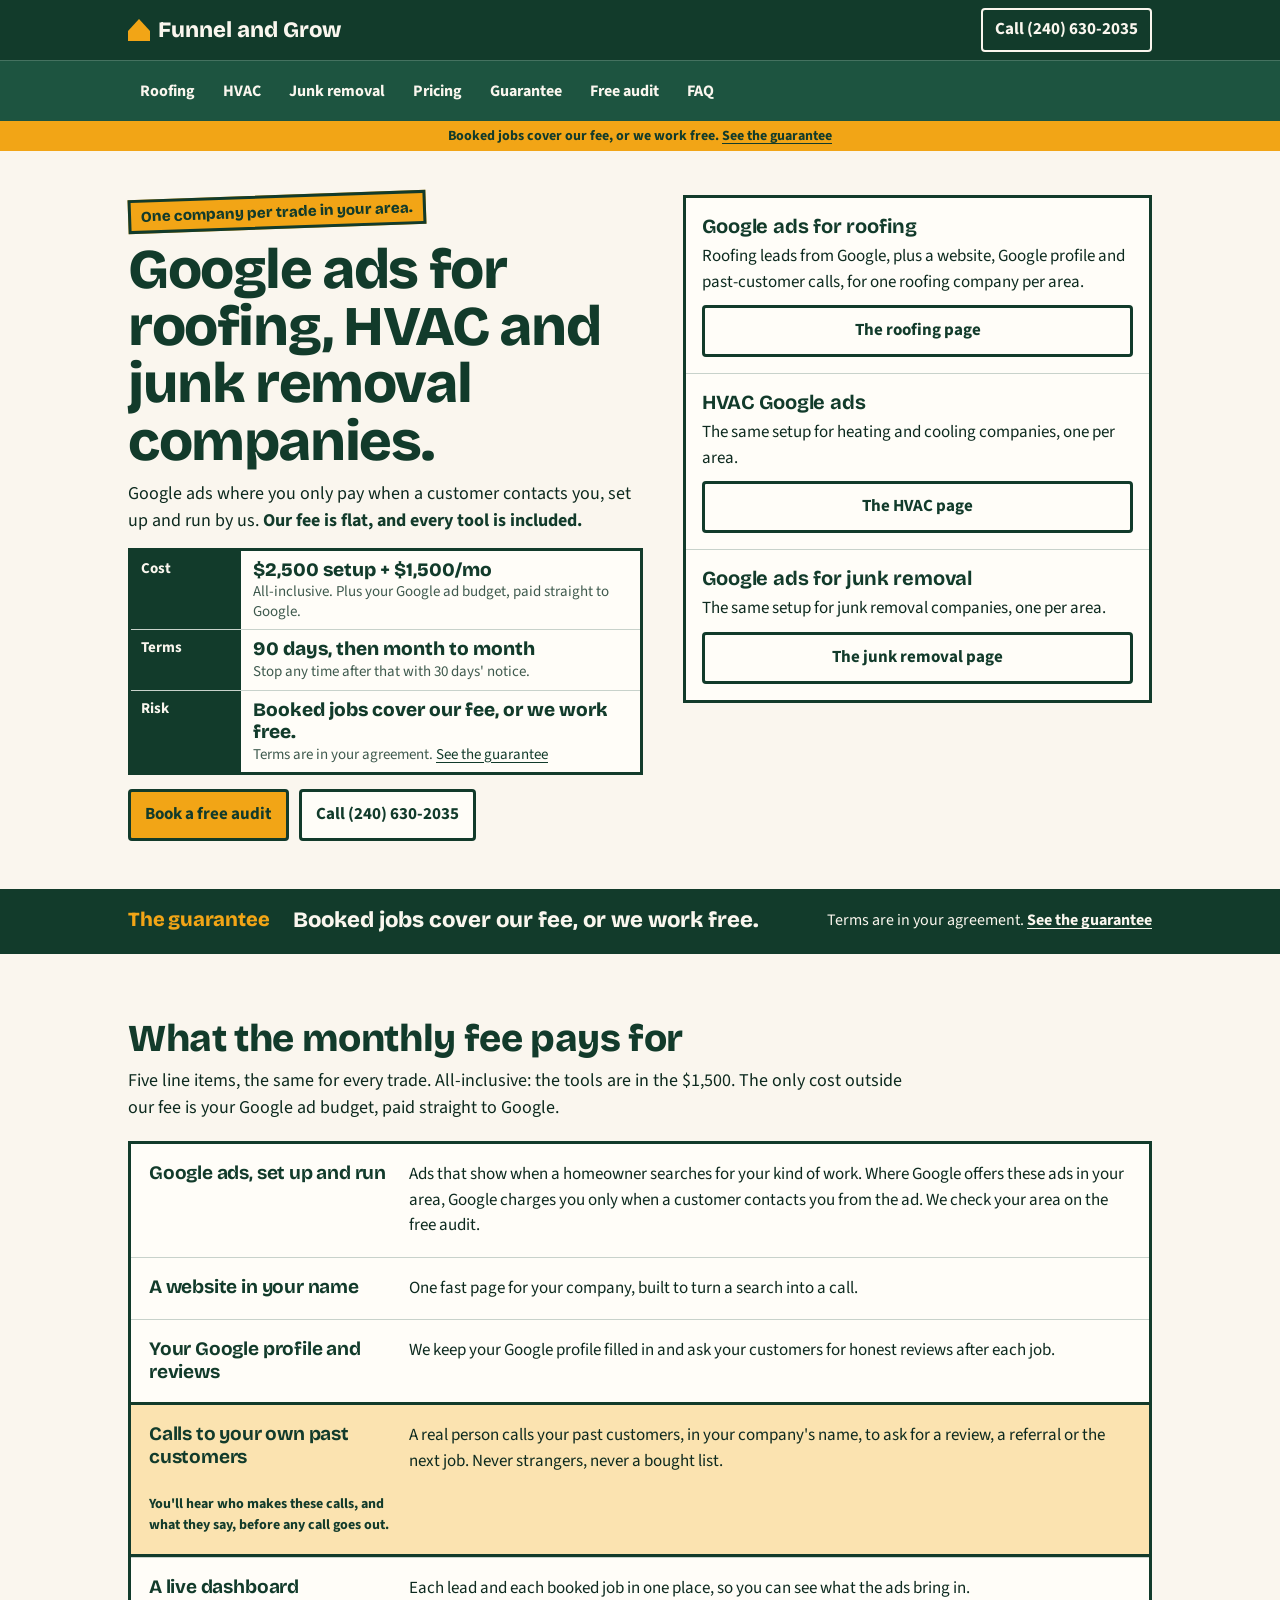
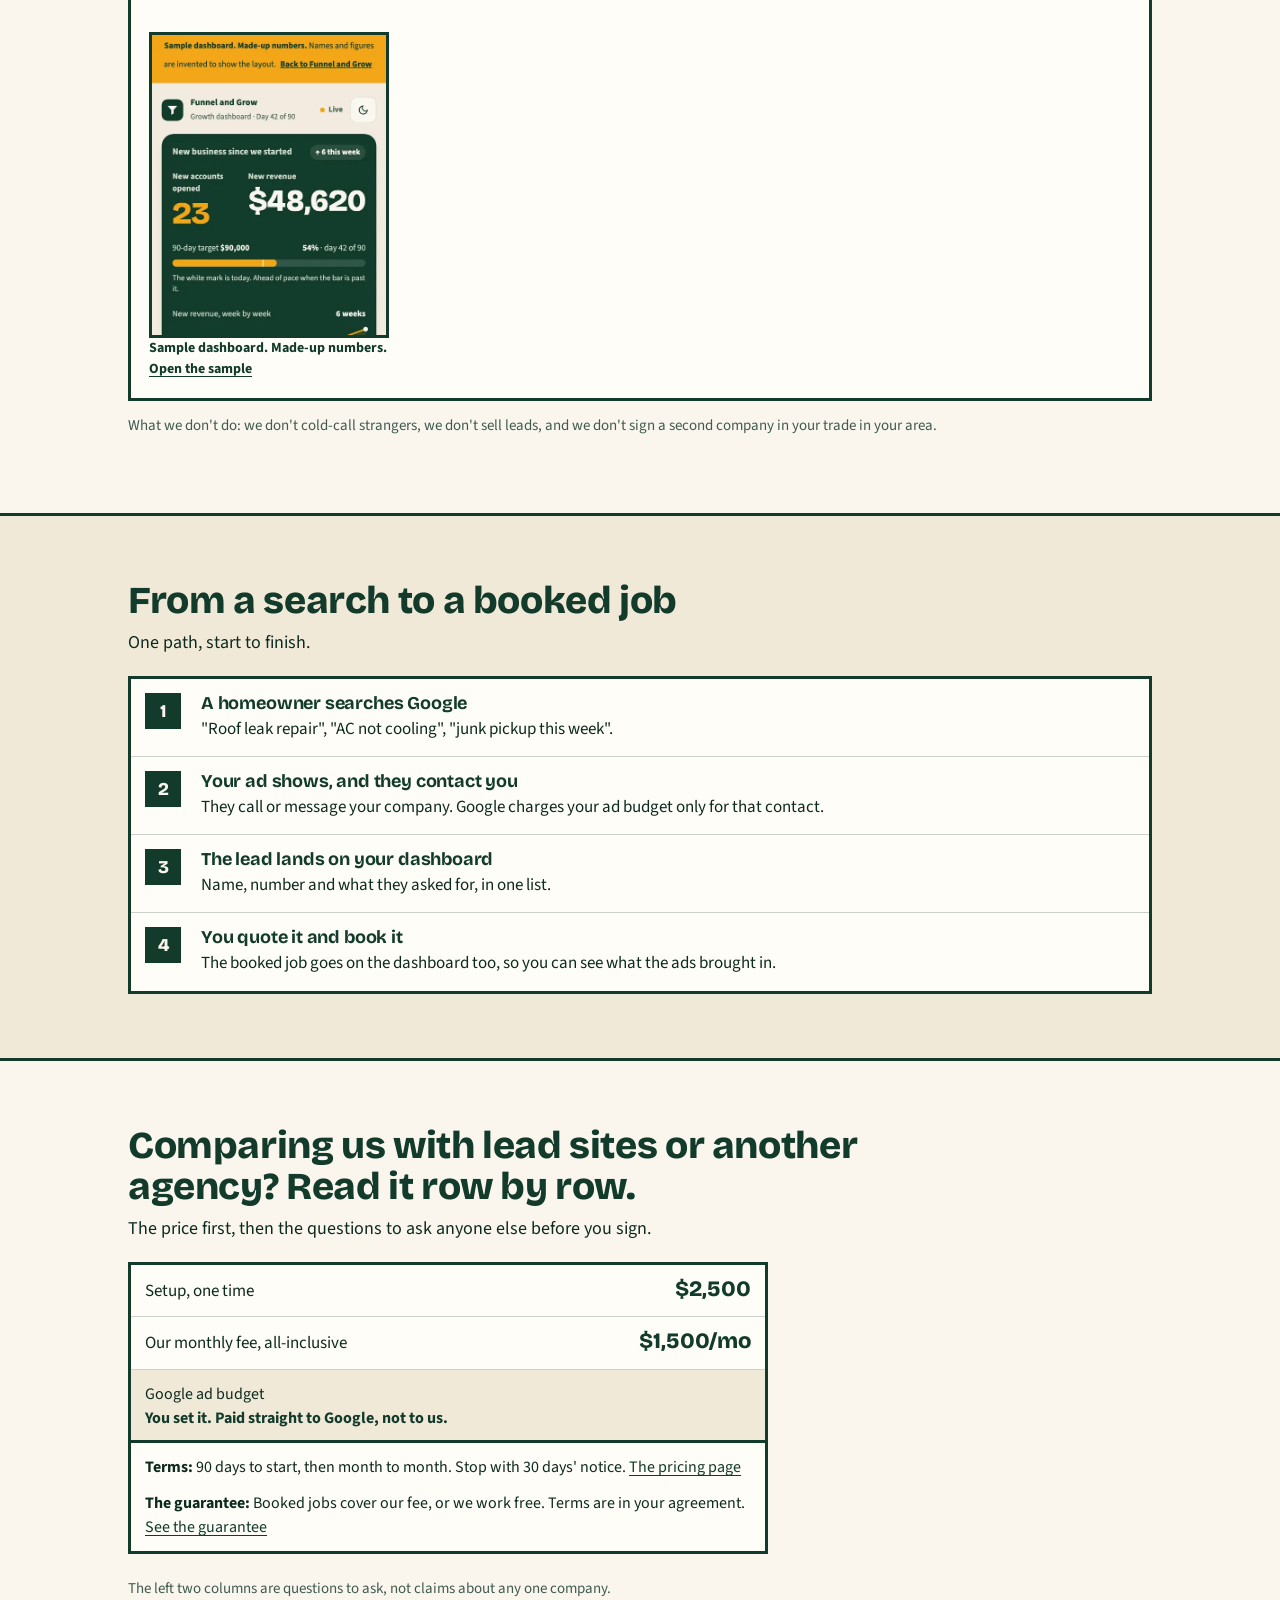
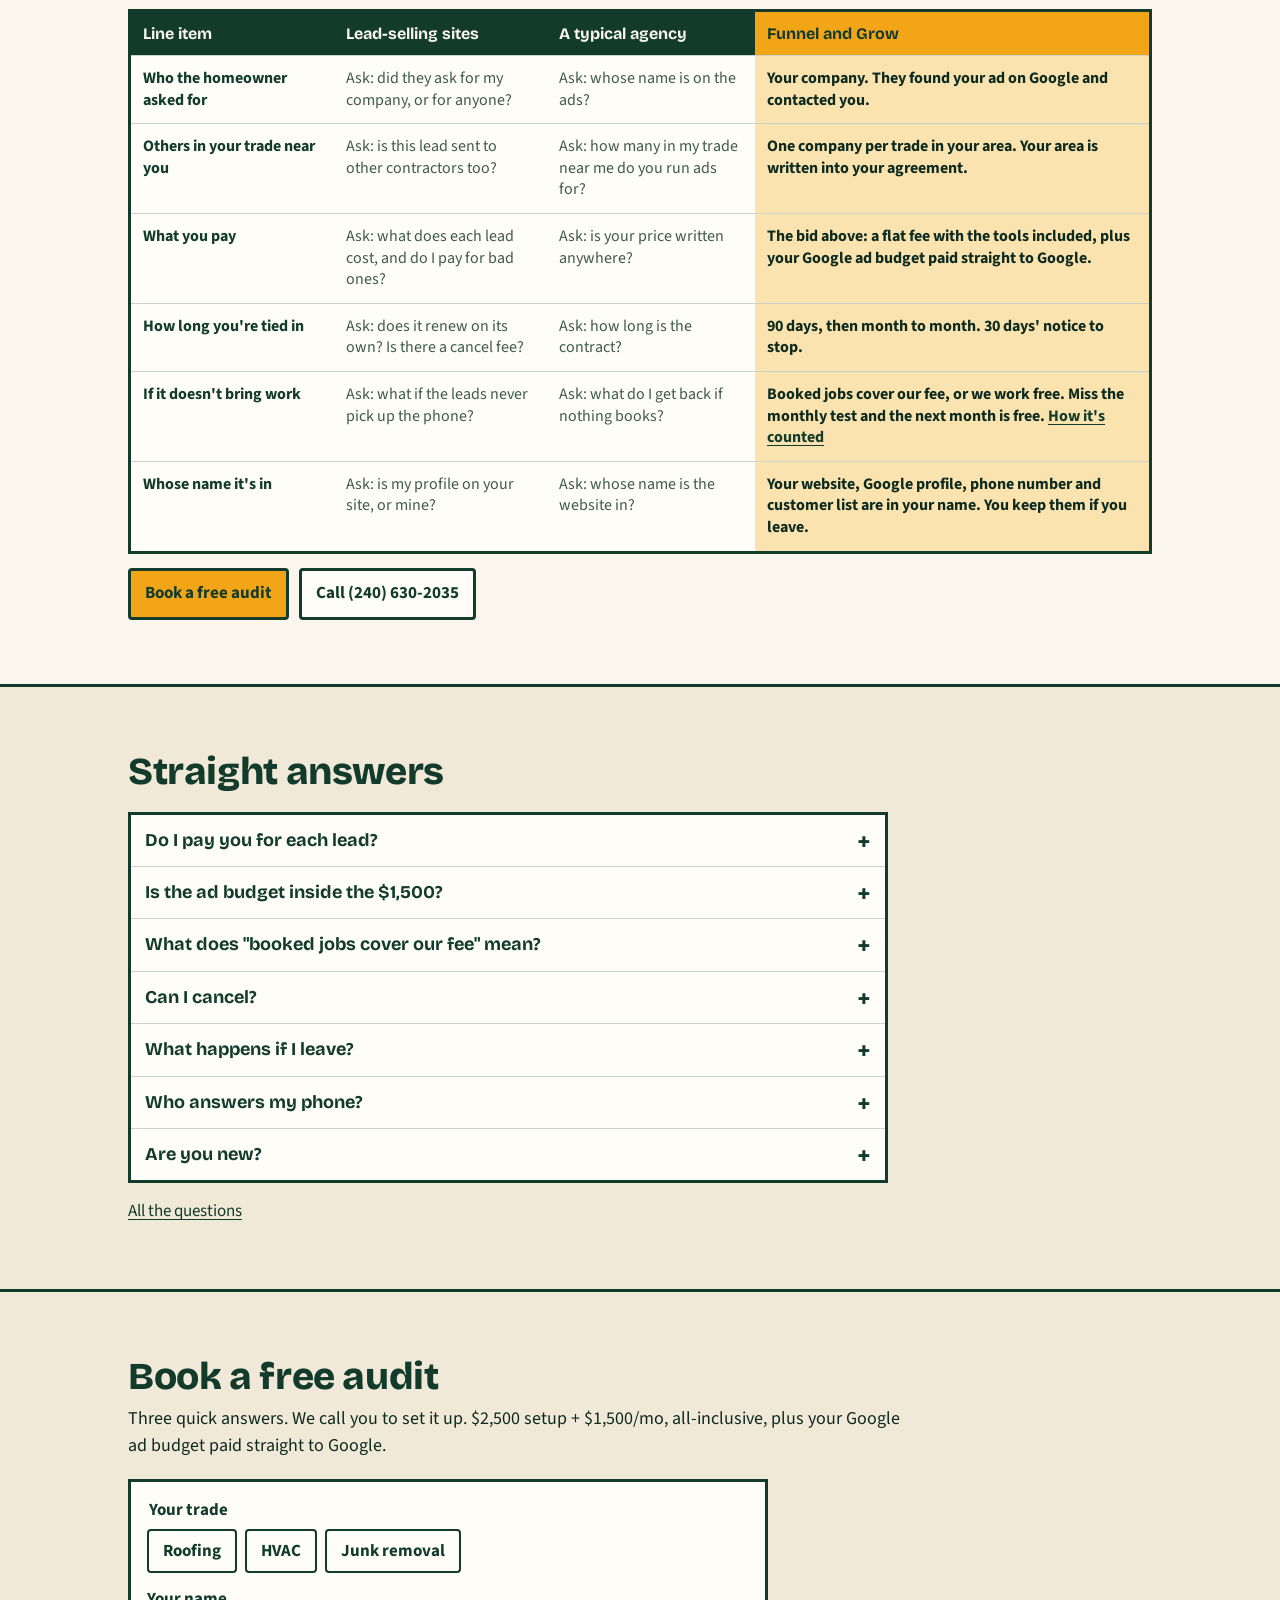
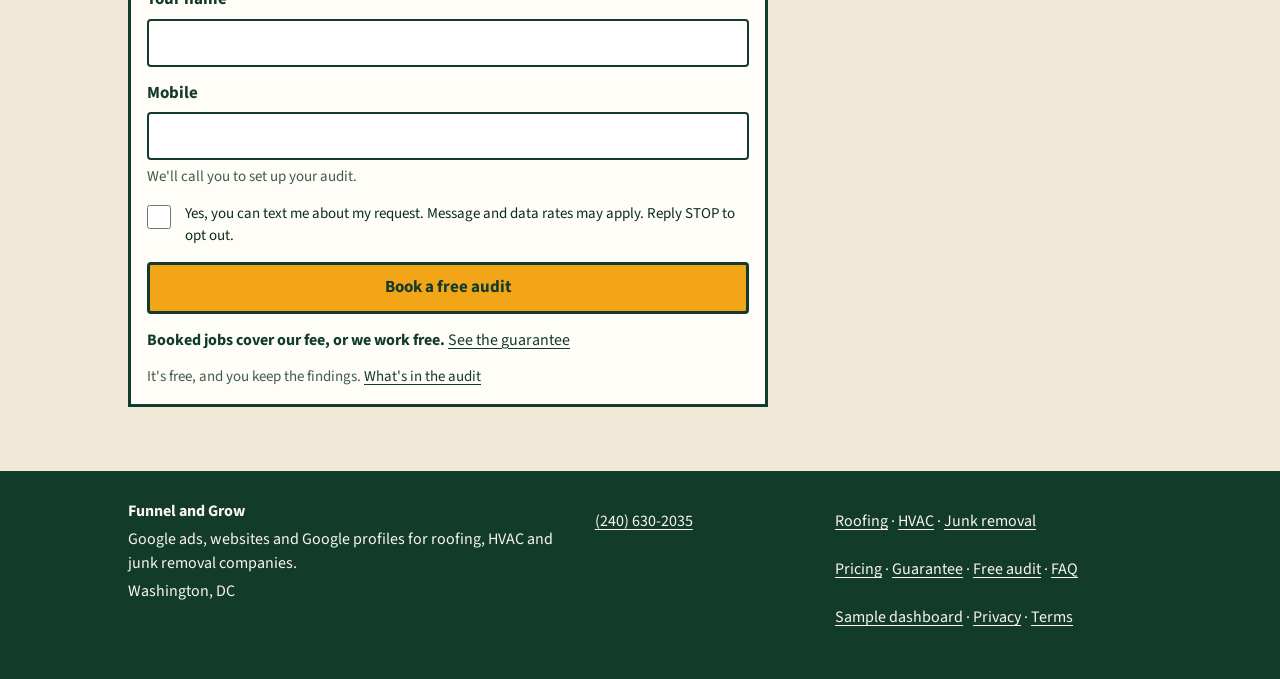
<file: index.html>
<!doctype html>
<html lang="en">
<head>
<meta name="robots" content="noindex, nofollow">
<meta charset="utf-8">
<meta name="viewport" content="width=device-width, initial-scale=1, viewport-fit=cover">
<link rel="icon" href="assets/favicon.svg" type="image/svg+xml">
<link rel="preload" href="assets/bricolage-grotesque-latin-800-normal.woff2" as="font" type="font/woff2" crossorigin>
<link rel="preload" href="assets/source-sans-3-latin-400-normal.woff2" as="font" type="font/woff2" crossorigin>
<link rel="stylesheet" href="assets/site.css">
<title>Roofing, HVAC and junk removal marketing agency: Google ads, one company per trade per area | Funnel and Grow</title>
<meta name="description" content="Google ads for roofing, HVAC and junk removal companies, where you only pay Google when a customer contacts you. Flat fee: $2,500 setup + $1,500/mo. One company per trade in your area. Booked jobs cover our fee, or we work free.">
<link rel="canonical" href="https://funnelandgrow.com/">
</head>
<body>
<a class="skip" href="#main">Skip to content</a>
<header class="top">
  <div class="wrap">
    <a class="brand" href="index.html"><i aria-hidden="true"></i>Funnel and Grow</a>
    <a class="call" href="tel:+12406302035">Call (240) 630-2035</a>
  </div>
  <nav class="nav" aria-label="Main"><div class="wrap">
    <a href="roofing.html">Roofing</a><a href="hvac.html">HVAC</a><a href="junk-removal.html">Junk removal</a><a href="pricing.html">Pricing</a><a href="guarantee.html">Guarantee</a><a href="free-audit.html">Free audit</a><a href="faq.html">FAQ</a>
  </div></nav>
</header>
<div class="topline"><div class="wrap">Booked jobs cover our fee, or we work free. <a href="guarantee.html">See the guarantee</a></div></div>
<main id="main">
<section class="hero">
  <div class="wrap hero-grid">
    <div>
      <p class="stamp">One company per trade in your area.</p>
      <h1>Google ads for roofing, HVAC and junk removal companies.</h1>
      <p class="lede">Google ads where you only pay when a customer contacts you, set up and run by us. <b>Our fee is flat, and every tool is included.</b></p>
      <div class="bid" aria-label="The offer, line by line">
  <dl>
    <div class="row"><dt>Cost</dt><dd><strong>$2,500 setup + $1,500/mo</strong><small>All-inclusive. Plus your Google ad budget, paid straight to Google.</small></dd></div>
    <div class="row"><dt>Terms</dt><dd><strong>90 days, then month to month</strong><small>Stop any time after that with 30 days' notice.</small></dd></div>
    <div class="row"><dt>Risk</dt><dd><strong>Booked jobs cover our fee, or we work free.</strong><small>Terms are in your agreement. <a href="guarantee.html">See the guarantee</a></small></dd></div>
  </dl>
</div>
      <div class="ctas"><a class="btn btn-main" href="#audit">Book a free audit</a><a class="btn btn-alt" href="tel:+12406302035">Call (240) 630-2035</a></div>
    </div>
    <div class="trades" aria-label="Pick your trade">
      <div class="trade"><h3>Google ads for roofing</h3><p>Roofing leads from Google, plus a website, Google profile and past-customer calls, for one roofing company per area.</p><a class="btn btn-alt" href="roofing.html">The roofing page</a></div>
      <div class="trade"><h3>HVAC Google ads</h3><p>The same setup for heating and cooling companies, one per area.</p><a class="btn btn-alt" href="hvac.html">The HVAC page</a></div>
      <div class="trade"><h3>Google ads for junk removal</h3><p>The same setup for junk removal companies, one per area.</p><a class="btn btn-alt" href="junk-removal.html">The junk removal page</a></div>
    </div>
  </div>
</section>

<section class="gstrip" aria-labelledby="g-h">
  <div class="wrap">
    <h2 id="g-h">The guarantee</h2>
    <p>Booked jobs cover our fee, or we work free.</p>
    <small>Terms are in your agreement. <a href="guarantee.html">See the guarantee</a></small>
  </div>
</section>

<section class="sec" aria-labelledby="get-h">
  <div class="wrap">
    <div class="sec-head">
      <h2 id="get-h">What the monthly fee pays for</h2>
      <p>Five line items, the same for every trade. All-inclusive: the tools are in the $1,500. The only cost outside our fee is your Google ad budget, paid straight to Google.</p>
    </div>
    <div class="spec">
      <div class="item"><h3>Google ads, set up and run</h3><p>Ads that show when a homeowner searches for your kind of work. Where Google offers these ads in your area, Google charges you only when a customer contacts you from the ad. We check your area on the free audit.</p></div>
      <div class="item"><h3>A website in your name</h3><p>One fast page for your company, built to turn a search into a call.</p></div>
      <div class="item"><h3>Your Google profile and reviews</h3><p>We keep your Google profile filled in and ask your customers for honest reviews after each job.</p></div>
      <div class="item key"><h3>Calls to your own past customers</h3><p>A real person calls your past customers, in your company's name, to ask for a review, a referral or the next job. Never strangers, never a bought list.</p><p class="tag">You'll hear who makes these calls, and what they say, before any call goes out.</p></div>
      <div class="item"><h3>A live dashboard</h3><p>Each lead and each booked job in one place, so you can see what the ads bring in.</p>
        <div class="dash"><a href="dashboard.html"><img src="assets/dashboard-sample.webp" width="520" height="667" alt="Sample dashboard screen with made-up numbers: new accounts, revenue, leads in and jobs booked" loading="lazy"></a><p class="cap">Sample dashboard. Made-up numbers. <a href="dashboard.html">Open the sample</a></p></div></div>
    </div>
    <p class="note" style="margin-top:14px">What we don't do: we don't cold-call strangers, we don't sell leads, and we don't sign a second company in your trade in your area.</p>
  </div>
</section>

<section class="sec alt" aria-labelledby="how-h">
  <div class="wrap">
    <div class="sec-head"><h2 id="how-h">From a search to a booked job</h2><p>One path, start to finish.</p></div>
    <ol class="steps">
      <li><div><h3>A homeowner searches Google</h3><p>"Roof leak repair", "AC not cooling", "junk pickup this week".</p></div></li>
      <li><div><h3>Your ad shows, and they contact you</h3><p>They call or message your company. Google charges your ad budget only for that contact.</p></div></li>
      <li><div><h3>The lead lands on your dashboard</h3><p>Name, number and what they asked for, in one list.</p></div></li>
      <li><div><h3>You quote it and book it</h3><p>The booked job goes on the dashboard too, so you can see what the ads brought in.</p></div></li>
    </ol>
  </div>
</section>

<section class="sec" aria-labelledby="cmp-h">
  <div class="wrap">
    <div class="sec-head">
      <h2 id="cmp-h">Comparing us with lead sites or another agency? Read it row by row.</h2>
      <p>The price first, then the questions to ask anyone else before you sign.</p>
    </div>
    <div class="quote" style="margin-bottom:24px">
      <div class="line"><span>Setup, one time</span><span>$2,500</span></div>
      <div class="line"><span>Our monthly fee, all-inclusive</span><span>$1,500/mo</span></div>
      <div class="line sub"><span>Google ad budget</span><span>You set it. Paid straight to Google, not to us.</span></div>
      <div class="terms">
        <p><b>Terms:</b> 90 days to start, then month to month. Stop with 30 days' notice. <a href="pricing.html">The pricing page</a></p>
        <p><b>The guarantee:</b> Booked jobs cover our fee, or we work free. Terms are in your agreement. <a href="guarantee.html">See the guarantee</a></p>
      </div>
    </div>
    <table class="cmp">
      <caption>The left two columns are questions to ask, not claims about any one company.</caption>
      <thead><tr><th scope="col">Line item</th><th scope="col">Lead-selling sites</th><th scope="col">A typical agency</th><th scope="col" class="us">Funnel and Grow</th></tr></thead>
      <tbody>
        <tr><th scope="row">Who the homeowner asked for</th>
          <td data-col="Lead sites" class="ask">Ask: did they ask for my company, or for anyone?</td>
          <td data-col="Agency" class="ask">Ask: whose name is on the ads?</td>
          <td data-col="Funnel and Grow" class="us">Your company. They found your ad on Google and contacted you.</td></tr>
        <tr><th scope="row">Others in your trade near you</th>
          <td data-col="Lead sites" class="ask">Ask: is this lead sent to other contractors too?</td>
          <td data-col="Agency" class="ask">Ask: how many in my trade near me do you run ads for?</td>
          <td data-col="Funnel and Grow" class="us">One company per trade in your area. Your area is written into your agreement.</td></tr>
        <tr><th scope="row">What you pay</th>
          <td data-col="Lead sites" class="ask">Ask: what does each lead cost, and do I pay for bad ones?</td>
          <td data-col="Agency" class="ask">Ask: is your price written anywhere?</td>
          <td data-col="Funnel and Grow" class="us">The bid above: a flat fee with the tools included, plus your Google ad budget paid straight to Google.</td></tr>
        <tr><th scope="row">How long you're tied in</th>
          <td data-col="Lead sites" class="ask">Ask: does it renew on its own? Is there a cancel fee?</td>
          <td data-col="Agency" class="ask">Ask: how long is the contract?</td>
          <td data-col="Funnel and Grow" class="us">90 days, then month to month. 30 days' notice to stop.</td></tr>
        <tr><th scope="row">If it doesn't bring work</th>
          <td data-col="Lead sites" class="ask">Ask: what if the leads never pick up the phone?</td>
          <td data-col="Agency" class="ask">Ask: what do I get back if nothing books?</td>
          <td data-col="Funnel and Grow" class="us">Booked jobs cover our fee, or we work free. Miss the monthly test and the next month is free. <a href="guarantee.html#counted">How it's counted</a></td></tr>
        <tr><th scope="row">Whose name it's in</th>
          <td data-col="Lead sites" class="ask">Ask: is my profile on your site, or mine?</td>
          <td data-col="Agency" class="ask">Ask: whose name is the website in?</td>
          <td data-col="Funnel and Grow" class="us">Your website, Google profile, phone number and customer list are in your name. You keep them if you leave.</td></tr>
      </tbody>
    </table>
    <div class="ctas"><a class="btn btn-main" href="#audit">Book a free audit</a><a class="btn btn-alt" href="tel:+12406302035">Call (240) 630-2035</a></div>
  </div>
</section>

<section class="sec alt" aria-labelledby="faq-h">
  <div class="wrap">
    <div class="sec-head"><h2 id="faq-h">Straight answers</h2></div>
    <div class="faq">
      <details><summary>Do I pay you for each lead?</summary><div><p>No. Google charges your ad budget only when a customer contacts you from your ad, and that money goes straight to Google. Our fee is flat: $2,500 setup + $1,500/mo, all-inclusive.</p></div></details>
      <details><summary>Is the ad budget inside the $1,500?</summary><div><p>No. The $1,500/mo is our fee, with every tool included. Your Google ad budget is on top, paid straight to Google, not to us. We set the budget with you during your audit.</p></div></details>
      <details><summary>What does "booked jobs cover our fee" mean?</summary><div><p>Each month after the ads go live, the booked jobs we brought in, counted at your average job value, have to add up to at least $1,500. If they don't, the next month's fee is free. The full terms are on the guarantee page.</p><p><a href="guarantee.html#counted">How it's counted</a></p></div></details>
      <details><summary>Can I cancel?</summary><div><p>After the first 90 days, yes: it's month to month, with 30 days' notice.</p></div></details>
      <details><summary>What happens if I leave?</summary><div><p>Your website, Google profile, phone number and customer list are in your name. You keep them if you leave.</p></div></details>
      <details><summary>Who answers my phone?</summary><div><p>You do, the way you do today. We don't answer your calls. What we add is a tracked record of each lead on your dashboard, and a real person who calls your past customers in your company's name.</p></div></details>
      <details><summary>Are you new?</summary><div><p>Yes. We don't have client results to show you yet, and we won't pretend to. That's why the guarantee exists.</p></div></details>
    </div>
    <p style="margin:16px 0 0"><a href="faq.html">All the questions</a></p>
  </div>
</section>

<section class="sec alt" id="audit" aria-labelledby="audit-h">
  <div class="wrap">
    <div class="sec-head"><h2 id="audit-h">Book a free audit</h2><p>Three quick answers. We call you to set it up. $2,500 setup + $1,500/mo, all-inclusive, plus your Google ad budget paid straight to Google.</p></div>
    <div class="form-box">
      <form class="audit-form" action="https://formsubmit.co/charleswest.202@gmail.com" method="post" data-form="audit" data-ajax="https://formsubmit.co/ajax/charleswest.202@gmail.com">
        <input type="hidden" name="page" value="index">
        <input type="hidden" name="_subject" value="New audit request">
        <input type="hidden" name="_template" value="table">
        <input type="hidden" name="_captcha" value="false">
        <!-- spam trap: hidden from people; FormSubmit drops any submission where a bot fills it -->
        <div class="trap" aria-hidden="true"><label for="f-honey">Leave this empty</label><input type="text" id="f-honey" name="_honey" tabindex="-1" autocomplete="off"></div>
                <fieldset><legend>Your trade</legend>
          <div class="chips">
            <label><input type="radio" name="trade" value="Roofing" required><span>Roofing</span></label>
            <label><input type="radio" name="trade" value="HVAC"><span>HVAC</span></label>
            <label><input type="radio" name="trade" value="Junk removal"><span>Junk removal</span></label>
          </div>
        </fieldset>
        <div><label class="l" for="f-name">Your name</label><input id="f-name" name="name" type="text" autocomplete="name" required></div>
        <div><label class="l" for="f-tel">Mobile</label><input id="f-tel" name="mobile" type="tel" autocomplete="tel" required>
          <p class="hint">We'll call you to set up your audit.</p></div>
        <label class="check"><input type="checkbox" name="sms_ok" value="yes"><span>Yes, you can text me about my request. Message and data rates may apply. Reply STOP to opt out.</span></label>
        <p class="form-status" role="alert" hidden>That didn't go through. Call or text <a href="tel:+12406302035">(240) 630-2035</a> and we'll set it up by hand.</p>
        <button class="btn btn-main" type="submit">Book a free audit</button>
        <p class="under">Booked jobs cover our fee, or we work free. <a href="guarantee.html">See the guarantee</a></p>
        <p class="note" style="margin:0">It's free, and you keep the findings. <a href="free-audit.html">What's in the audit</a></p>
      </form>
    </div>
  </div>
</section>
</main>
<footer class="foot">
  <div class="wrap cols">
    <div><p><b>Funnel and Grow</b></p><p>Google ads, websites and Google profiles for roofing, HVAC and junk removal companies.</p><p>Washington, DC</p></div>
    <div><p><a href="tel:+12406302035">(240) 630-2035</a></p></div>
    <div><p><a href="roofing.html">Roofing</a> &middot; <a href="hvac.html">HVAC</a> &middot; <a href="junk-removal.html">Junk removal</a></p><p><a href="pricing.html">Pricing</a> &middot; <a href="guarantee.html">Guarantee</a> &middot; <a href="free-audit.html">Free audit</a> &middot; <a href="faq.html">FAQ</a></p><p><a href="dashboard.html">Sample dashboard</a> &middot; <a href="privacy.html">Privacy</a> &middot; <a href="terms.html">Terms</a></p></div>
  </div>
</footer>
<script src="assets/form.js" defer></script>
</body>
</html>
</file>
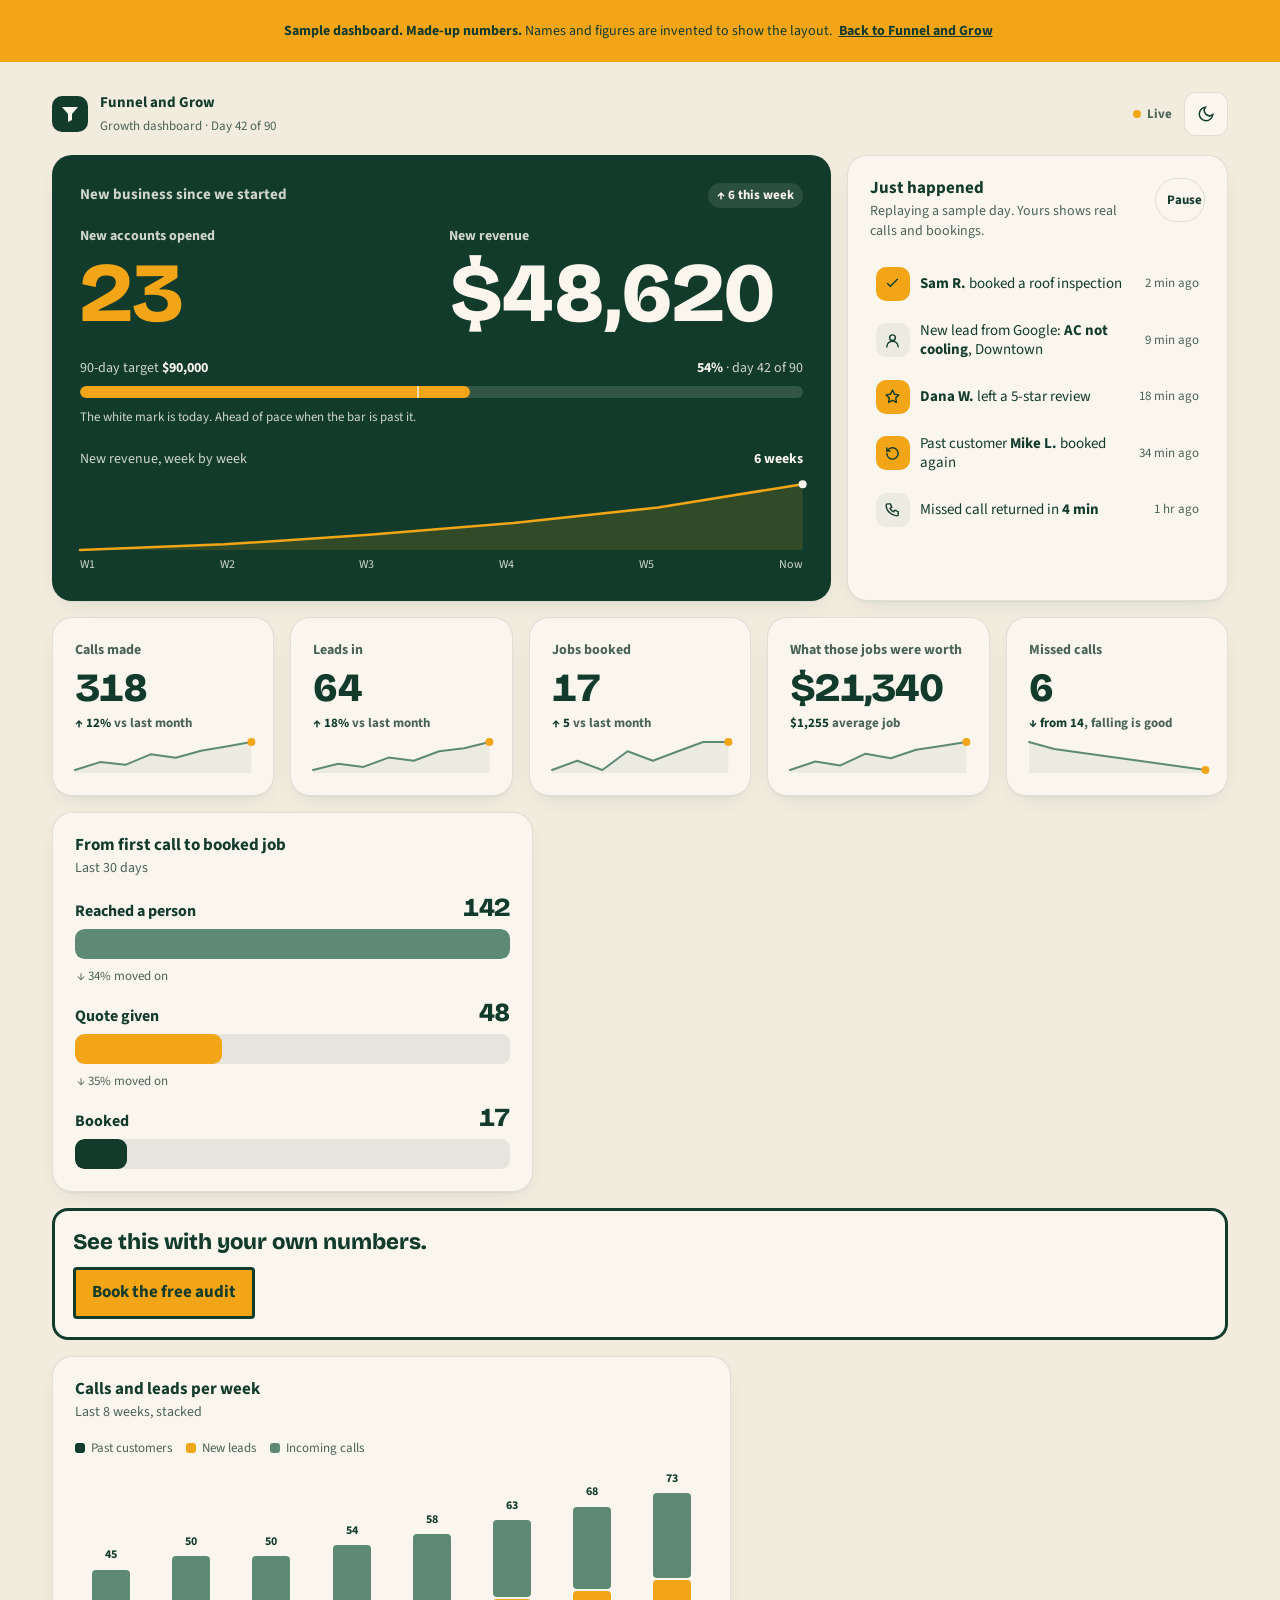
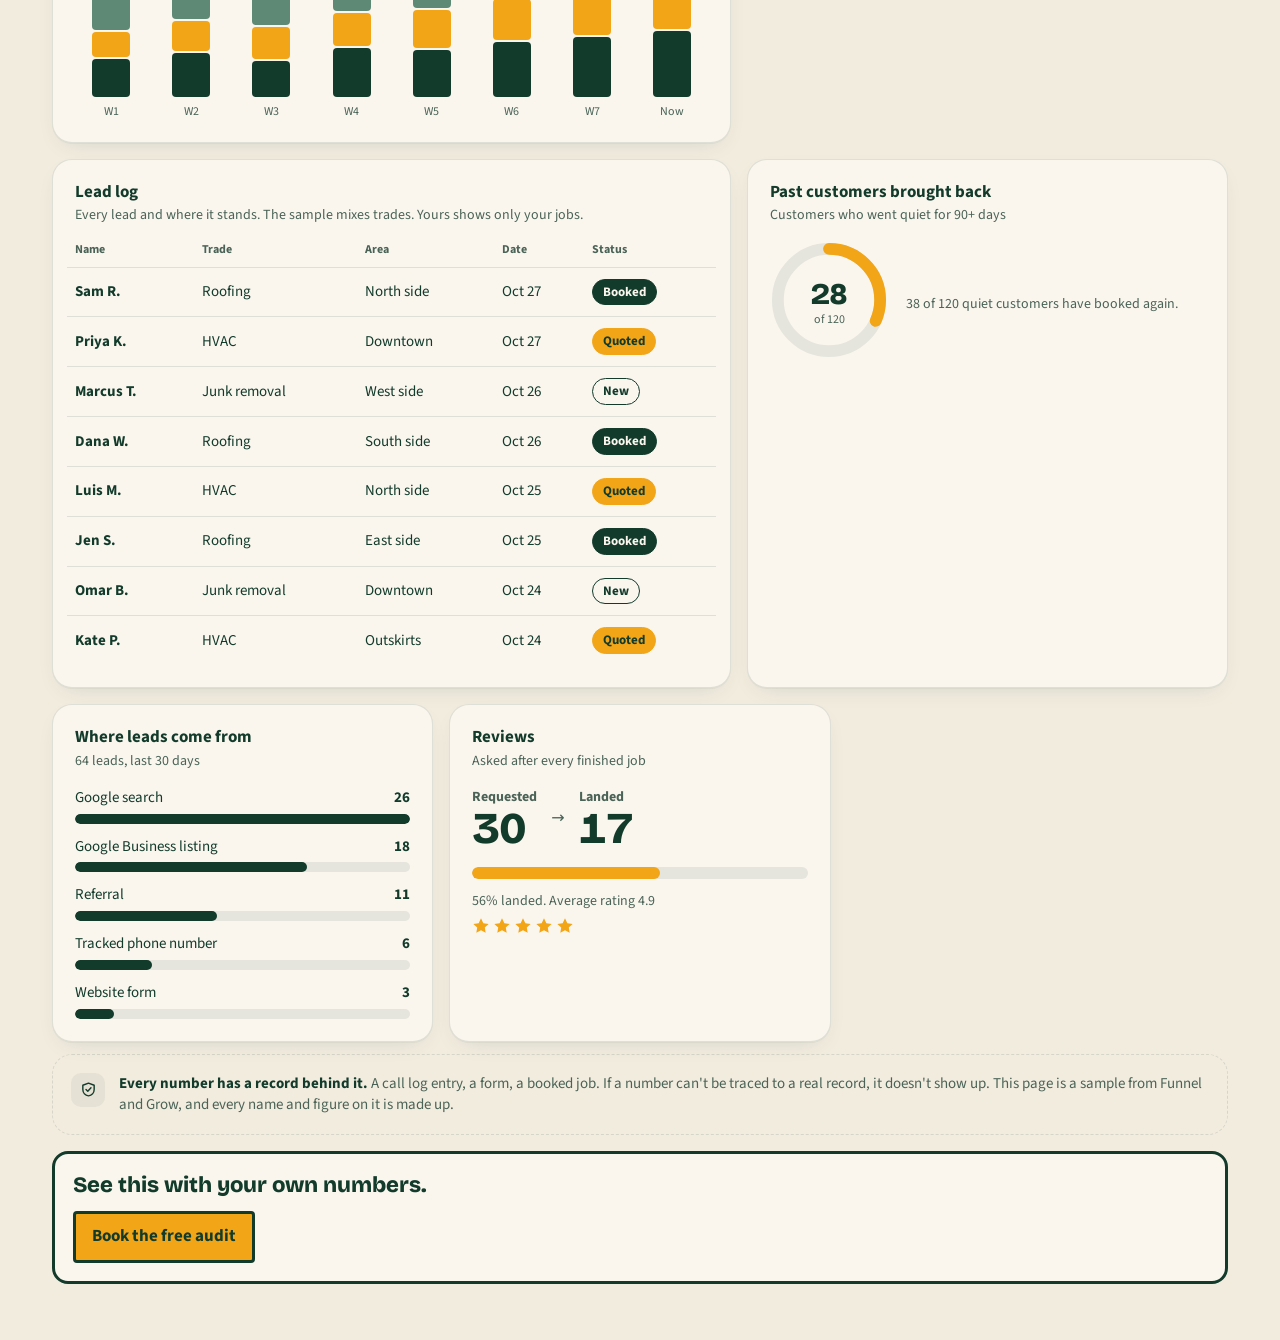
<file: dashboard.html>
<!doctype html>
<html lang="en">
<head>
<meta name="robots" content="noindex, nofollow">
<meta charset="utf-8">
<meta name="viewport" content="width=device-width, initial-scale=1, viewport-fit=cover">
<title>Sample growth dashboard, made-up numbers | Funnel and Grow</title>
<meta name="description" content="Sample growth dashboard with made-up numbers, showing what a trade business owner sees each day.">
<link rel="icon" href="data:image/svg+xml,%3Csvg xmlns=%22http://www.w3.org/2000/svg%22 viewBox=%220 0 20 20%22%3E%3Crect width=%2220%22 height=%2220%22 rx=%225%22 fill=%22%23123b2b%22/%3E%3Cpath d=%22M4 5h12l-4.5 5v4l-3 1.5V10z%22 fill=%22%23f2a516%22/%3E%3C/svg%3E">
<link rel="preload" href="assets/bricolage-grotesque-latin-800-normal.woff2" as="font" type="font/woff2" crossorigin>
<style>
@font-face{font-family:"Bricolage Grotesque";src:url(assets/bricolage-grotesque-latin-800-normal.woff2) format("woff2");font-weight:800;font-display:swap}
@font-face{font-family:"Source Sans 3";src:url(assets/source-sans-3-latin-400-normal.woff2) format("woff2");font-weight:400;font-display:swap}
@font-face{font-family:"Source Sans 3";src:url(assets/source-sans-3-latin-700-normal.woff2) format("woff2");font-weight:600 700;font-display:swap}
.toggle,.pause{min-height:44px;min-width:44px}
.cta{grid-column:1/-1;display:grid;gap:12px;justify-items:start;padding:18px;border:3px solid var(--ink);border-radius:16px;background:var(--card);margin:0}
.cta p{font:800 22px/1.2 var(--fig);margin:0;color:var(--ink)}
.cta a{display:inline-flex;align-items:center;justify-content:center;min-height:52px;padding:8px 16px;border-radius:4px;border:3px solid #123b2b;background:#f2a516;color:#123b2b;font:700 17px/1.15 var(--txt);text-decoration:none}
.cta a:hover{background:#f6b83f}
.cta-end{margin-top:16px}
.backlink{display:inline-flex;align-items:center;min-height:44px;padding:0 4px;font-weight:700;color:var(--ink)}
:root{
  --forest:#123b2b;--cream:#faf6ee;--amber:#f2a516;
  --bg:#f2ecdf;--card:#faf6ee;--ink:#123b2b;--muted:#4a6356;--line:rgba(18,59,43,.12);
  --track:rgba(18,59,43,.09);--mid:#5e8a75;--soft:rgba(18,59,43,.06);
  --hero-bg:#123b2b;--hero-ink:#faf6ee;--hero-muted:#cfd6c9;--hero-track:rgba(250,246,238,.14);
  --pill-booked-bg:#123b2b;--pill-booked-ink:#faf6ee;
  --shadow:0 1px 0 rgba(18,59,43,.04),0 8px 24px -12px rgba(18,59,43,.18);
  --fig:"Bricolage Grotesque",ui-sans-serif,system-ui,sans-serif;
  --txt:"Source Sans 3",ui-sans-serif,system-ui,-apple-system,"Segoe UI",sans-serif;
  color-scheme:light;
}
@media (prefers-color-scheme:dark){:root:not([data-theme="light"]){
  --bg:#0b271c;--card:#123b2b;--ink:#faf6ee;--muted:#c2cbbf;--line:rgba(250,246,238,.12);
  --track:rgba(250,246,238,.1);--mid:#86ad99;--soft:rgba(250,246,238,.05);
  --hero-bg:#184a37;--hero-track:rgba(250,246,238,.14);
  --pill-booked-bg:#faf6ee;--pill-booked-ink:#123b2b;
  --shadow:0 1px 0 rgba(0,0,0,.2),0 10px 30px -14px rgba(0,0,0,.5);color-scheme:dark}}
:root[data-theme="dark"]{
  --bg:#0b271c;--card:#123b2b;--ink:#faf6ee;--muted:#c2cbbf;--line:rgba(250,246,238,.12);
  --track:rgba(250,246,238,.1);--mid:#86ad99;--soft:rgba(250,246,238,.05);
  --hero-bg:#184a37;--hero-track:rgba(250,246,238,.14);
  --pill-booked-bg:#faf6ee;--pill-booked-ink:#123b2b;
  --shadow:0 1px 0 rgba(0,0,0,.2),0 10px 30px -14px rgba(0,0,0,.5);color-scheme:dark}

*{box-sizing:border-box;margin:0}
html{-webkit-text-size-adjust:100%}
body{background:var(--bg);color:var(--ink);font:400 16px/1.45 var(--txt);font-variant-numeric:tabular-nums;transition:background-color .3s,color .3s}
.fig{font-family:var(--fig);font-weight:800;letter-spacing:-.02em;line-height:1}
button{font:inherit;color:inherit;cursor:pointer}
:focus-visible{outline:3px solid var(--amber);outline-offset:2px;border-radius:6px}

.band{background:var(--amber);color:#123b2b;text-align:center;padding:9px 16px;font-size:14px;line-height:1.3}
.band b{font-weight:700}
.wrap{max-width:1240px;margin:0 auto;padding:16px 16px 40px}

header{display:flex;align-items:center;gap:12px;padding:6px 0 18px}
.mark{width:36px;height:36px;border-radius:10px;background:var(--forest);display:grid;place-items:center;flex:none}
:root[data-theme="dark"] .mark{background:var(--amber)}
@media (prefers-color-scheme:dark){:root:not([data-theme="light"]) .mark{background:var(--amber)}}
.mark svg{width:20px;height:20px}
.brand{min-width:0;flex:1}
.brand b{display:block;font-weight:700;font-size:15px;white-space:nowrap;overflow:hidden;text-overflow:ellipsis}
.brand span{font-size:13px;color:var(--muted)}
.live{display:inline-flex;align-items:center;gap:6px;font-size:13px;font-weight:600;color:var(--muted);white-space:nowrap}
.dot{width:8px;height:8px;border-radius:50%;background:var(--amber);position:relative}
.dot::after{content:"";position:absolute;inset:-4px;border-radius:50%;border:2px solid var(--amber);opacity:0;animation:ping 2.4s ease-out infinite}
@keyframes ping{0%{transform:scale(.5);opacity:.8}80%,100%{transform:scale(1.6);opacity:0}}
.toggle{width:40px;height:40px;border-radius:12px;border:1px solid var(--line);background:var(--card);display:grid;place-items:center;flex:none}
.toggle svg{width:18px;height:18px}
.toggle .sun{display:none}
:root[data-theme="dark"] .toggle .sun{display:block}:root[data-theme="dark"] .toggle .moon{display:none}

.grid{display:grid;gap:12px;grid-template-columns:minmax(0,1fr)}
.card{background:var(--card);border:1px solid var(--line);border-radius:20px;padding:18px;box-shadow:var(--shadow);min-width:0}
.card h2{font-size:17px;font-weight:700;line-height:1.25}
.sub{font-size:14px;color:var(--muted);margin-top:2px}
.head{display:flex;justify-content:space-between;align-items:flex-start;gap:10px;margin-bottom:16px}

/* hero */
.hero{background:var(--hero-bg);color:var(--hero-ink);border:0;position:relative;overflow:hidden}
.hero .sub,.hero .lbl{color:var(--hero-muted)}
.hero-top{display:flex;justify-content:space-between;align-items:center;gap:8px;margin-bottom:18px;font-size:14px;color:var(--hero-muted)}
.chip{display:inline-flex;align-items:center;gap:5px;font-size:13px;font-weight:600;padding:3px 9px;border-radius:999px;background:var(--soft);color:var(--ink);white-space:nowrap}
.hero .chip{background:rgba(250,246,238,.1);color:var(--hero-ink)}
.hero-nums{display:grid;grid-template-columns:1fr 1fr;gap:16px}
.lbl{font-size:14px;font-weight:600;color:var(--muted)}
.hero .big{font-size:clamp(44px,13vw,76px);color:var(--amber);margin-top:6px}
.hero .big.cream{color:var(--hero-ink)}
.progress{margin-top:22px}
.progress-row{display:flex;justify-content:space-between;font-size:14px;color:var(--hero-muted);margin-bottom:8px;gap:8px}
.progress-row b{color:var(--hero-ink);font-weight:600}
.bar{height:12px;border-radius:999px;background:var(--hero-track);overflow:hidden;position:relative}
.bar i{position:absolute;inset:0 auto 0 0;width:var(--w);background:var(--amber);border-radius:inherit;transform-origin:left;transform:scaleX(0);transition:transform 1.4s cubic-bezier(.2,.8,.2,1)}
.bar .tick{position:absolute;top:-3px;bottom:-3px;width:2px;left:var(--t);background:var(--hero-ink);opacity:.7;border-radius:2px}
.in .bar i,.in.bar i{transform:scaleX(1)}
.foot{font-size:13px;color:var(--hero-muted);margin-top:10px}
.trend{margin-top:22px}.trend svg{width:100%;height:72px;overflow:visible;display:block}
.trend .spark{stroke:var(--amber);stroke-width:2.5}.trend .spark-a{fill:rgba(242,165,22,.14)}.trend .spark-end{stroke:var(--hero-ink)}
.trend .wl{display:flex;justify-content:space-between;color:var(--hero-muted);font-size:12px;margin-top:6px}

/* feed */
.feed-list{list-style:none;padding:0;display:grid;gap:2px}
.feed-list li{display:grid;grid-template-columns:34px 1fr auto;gap:10px;align-items:center;padding:9px 6px;border-radius:12px}
.feed-list li.new{animation:slidein .6s cubic-bezier(.2,.8,.2,1);background:var(--soft)}
@keyframes slidein{from{opacity:0;transform:translateY(-12px)}to{opacity:1;transform:none}}
.ic{width:34px;height:34px;border-radius:10px;display:grid;place-items:center;background:var(--soft)}
.ic svg{width:17px;height:17px}
.ic.amber{background:var(--amber);color:#123b2b}
.feed-list p{font-size:15px;line-height:1.3}
.feed-list p b{font-weight:700}
.ago{font-size:13px;color:var(--muted);white-space:nowrap}
.pause{border:1px solid var(--line);background:transparent;border-radius:999px;padding:4px 11px;font-size:13px;font-weight:600}

/* kpis */
.kpis{display:grid;grid-template-columns:1fr 1fr;gap:12px}
.kpi{padding:16px;display:flex;flex-direction:column;gap:6px}
.kpi .n{font-size:clamp(30px,8.4vw,40px);margin-top:2px}
.kpi svg{width:100%;height:34px;margin-top:auto;overflow:visible}
.kpi:last-child{grid-column:1/-1}
.spark{fill:none;stroke:var(--mid);stroke-width:2;stroke-linecap:round;stroke-linejoin:round;stroke-dasharray:var(--len);stroke-dashoffset:var(--len);transition:stroke-dashoffset 1.4s ease .2s}
.spark-a{fill:var(--soft);opacity:0;transition:opacity .8s ease 1s}
.spark-end{fill:none;stroke:var(--amber);stroke-width:8;stroke-linecap:round;opacity:0;transition:opacity .3s ease 1.5s}
.in .spark{stroke-dashoffset:0}.in .spark-a,.in .spark-end{opacity:1}
.delta{font-size:13px;font-weight:600;color:var(--muted)}
.delta b{color:var(--ink);font-weight:700}

/* funnel */
.fun{display:grid;gap:14px}
.fun-row .t{display:flex;justify-content:space-between;align-items:baseline;margin-bottom:6px;gap:8px}
.fun-row .t span{font-weight:600}
.fun-row .t .fig{font-size:26px}
.hbar{height:30px;border-radius:9px;background:var(--track);overflow:hidden}
.hbar i{display:block;height:100%;width:var(--w);border-radius:9px;background:var(--mid);transform-origin:left;transform:scaleX(0);transition:transform 1.1s cubic-bezier(.2,.8,.2,1) var(--d,0s)}
.hbar i.a{background:var(--amber)}.hbar i.f{background:var(--ink)}
.in .hbar i{transform:scaleX(1)}
.conv{font-size:13px;color:var(--muted);padding-left:2px;margin-top:-6px}

/* weekly */
.legend{display:flex;flex-wrap:wrap;gap:6px 14px;font-size:13px;color:var(--muted);margin-bottom:12px}
.legend span{display:inline-flex;align-items:center;gap:6px}
.sw{width:10px;height:10px;border-radius:3px;display:inline-block}
.weeks{display:grid;grid-template-columns:repeat(8,1fr);gap:8px;height:190px;align-items:end}
.wk{display:flex;flex-direction:column;align-items:center;gap:6px;height:100%;justify-content:flex-end}
.stack{width:100%;max-width:38px;display:flex;flex-direction:column-reverse;gap:2px;transform-origin:bottom;transform:scaleY(0);transition:transform .9s cubic-bezier(.2,.8,.2,1) var(--d)}
.stack i{display:block;border-radius:4px}
.in .stack{transform:scaleY(1)}
.wk small{font-size:12px;color:var(--muted)}
.wk .tot{font-size:12px;font-weight:700}

/* table */
.log{width:100%;border-collapse:collapse;font-size:15px}
.log th{font-size:12px;font-weight:600;color:var(--muted);text-align:left;padding:0 8px 8px;border-bottom:1px solid var(--line)}
.log td{padding:11px 8px;border-bottom:1px solid var(--line);white-space:nowrap}
.log tr:last-child td{border-bottom:0}
.log td:first-child{font-weight:700}
.log .hide-s{display:none}
.pill{display:inline-block;font-size:13px;font-weight:700;padding:3px 10px;border-radius:999px;border:1.5px solid var(--ink)}
.pill.q{background:var(--amber);border-color:var(--amber);color:#123b2b}
.pill.b{background:var(--pill-booked-bg);border-color:var(--pill-booked-bg);color:var(--pill-booked-ink)}
.log tbody tr{opacity:0;transform:translateY(6px);transition:opacity .4s ease var(--d),transform .4s ease var(--d)}
.in .log tbody tr{opacity:1;transform:none}

/* ring */
.ringwrap{display:flex;align-items:center;gap:18px;margin-bottom:18px}
.ring{width:118px;height:118px;flex:none;transform:rotate(-90deg)}
.ring circle{fill:none;stroke-width:12}
.ring .tr{stroke:var(--track)}
.ring .val{stroke:var(--amber);stroke-linecap:round;stroke-dasharray:var(--c);stroke-dashoffset:var(--c);transition:stroke-dashoffset 1.5s cubic-bezier(.2,.8,.2,1)}
.in .ring .val{stroke-dashoffset:var(--o)}
.ringnum{position:relative}
.ring-c{position:absolute;inset:0;display:grid;place-items:center;text-align:center}
.ring-c .fig{font-size:30px}
.ring-c small{display:block;font-size:12px;color:var(--muted)}
.why{display:grid;gap:10px;list-style:none;padding:0}
.why li{display:grid;grid-template-columns:1fr auto;gap:4px 10px;font-size:14px}
.why .hbar{height:8px;grid-column:1/-1;border-radius:99px}
.why .hbar i{border-radius:99px}
.why b{font-weight:700}
.flag{display:inline-block;margin-top:4px;font-size:12px;font-weight:700;background:var(--amber);color:#123b2b;padding:1px 8px;border-radius:99px}

.list{display:grid;gap:12px;list-style:none;padding:0}
.list li{display:grid;grid-template-columns:1fr auto;gap:5px 10px;font-size:15px}
.list .hbar{grid-column:1/-1;height:10px;border-radius:99px}.list .hbar i{border-radius:99px}
.list b{font-weight:700}

.rev{display:flex;align-items:center;gap:14px;margin-bottom:16px}
.rev .fig{font-size:44px}
.arrow{color:var(--muted)}
.stars{display:flex;gap:3px;margin-top:6px}
.stars svg{width:18px;height:18px;fill:var(--amber)}

.trust{display:flex;gap:14px;align-items:flex-start;padding:18px;border:1px dashed var(--line);border-radius:20px;margin-top:12px}
.trust p{font-size:15px;color:var(--muted)}
.trust b{color:var(--ink)}
.trust .ic{flex:none}

.sr{position:absolute;width:1px;height:1px;overflow:hidden;clip:rect(0 0 0 0)}

@media (min-width:560px){.kpis{grid-template-columns:repeat(3,1fr)}.kpi:last-child{grid-column:auto}.kpi:nth-child(4){grid-column:span 1}.log .hide-s{display:table-cell}}
@media (min-width:900px){
  .wrap{padding:24px 32px 56px}
  .grid{grid-template-columns:repeat(12,minmax(0,1fr));gap:16px}
  .s12{grid-column:span 12}.s8{grid-column:span 8}.s7{grid-column:span 7}.s5{grid-column:span 5}.s4{grid-column:span 4}
  .kpis{grid-template-columns:repeat(5,1fr);gap:16px}
  .card{padding:22px}
  .hero{padding:28px}
  .hero .big{font-size:84px}
  .weeks{height:250px}
}
@media (prefers-reduced-motion:reduce){
  *,*::before,*::after{animation:none!important;transition:none!important}
}
</style>
</head>
<body>
<div class="band" role="note"><b>Sample dashboard. Made-up numbers.</b> Names and figures are invented to show the layout. <a class="backlink" href="index.html">Back to Funnel and Grow</a></div>
<div class="wrap">
  <header>
    <div class="mark" aria-hidden="true"><svg viewBox="0 0 20 20"><path d="M2 3h16l-6 7v6l-4 2v-8z" fill="#faf6ee"/></svg></div>
    <div class="brand"><b data-brand>Funnel and Grow</b><span>Growth dashboard · Day 42 of 90</span></div>
    <span class="live"><span class="dot" aria-hidden="true"></span>Live</span>
    <button class="toggle" id="theme" aria-label="Switch to dark mode">
      <svg class="moon" viewBox="0 0 24 24" fill="none" stroke="currentColor" stroke-width="2" stroke-linecap="round"><path d="M21 12.8A9 9 0 1 1 11.2 3a7 7 0 0 0 9.8 9.8z"/></svg>
      <svg class="sun" viewBox="0 0 24 24" fill="none" stroke="currentColor" stroke-width="2" stroke-linecap="round"><circle cx="12" cy="12" r="4"/><path d="M12 2v2M12 20v2M4.9 4.9l1.4 1.4M17.7 17.7l1.4 1.4M2 12h2M20 12h2M4.9 19.1l1.4-1.4M17.7 6.3l1.4-1.4"/></svg>
    </button>
  </header>

  <main class="grid">
    <section class="card hero s8 reveal" aria-labelledby="h-hero">
      <div class="hero-top"><h2 id="h-hero" style="color:inherit;font-size:15px;font-weight:600">New business since we started</h2><span class="chip">↑ 6 this week</span></div>
      <div class="hero-nums">
        <div><div class="lbl">New accounts opened</div><div class="big fig" data-count="23">23</div></div>
        <div><div class="lbl">New revenue</div><div class="big fig cream" data-count="48620" data-fmt="money">$48,620</div></div>
      </div>
      <div class="progress">
        <div class="progress-row"><span>90-day target <b>$90,000</b></span><span><b>54%</b> · day 42 of 90</span></div>
        <div class="bar" role="img" aria-label="54 percent of the 90-day revenue target, at day 42 of 90"><i style="--w:54%"></i><span class="tick" style="--t:46.7%" title="Today"></span></div>
        <p class="foot">The white mark is today. Ahead of pace when the bar is past it.</p>
      </div>
      <div class="trend"><div class="progress-row"><span>New revenue, week by week</span><b>6 weeks</b></div><svg viewBox="0 0 600 70" preserveAspectRatio="none" aria-hidden="true" id="trend"></svg><div class="wl" id="trend-l"></div></div>
    </section>

    <section class="card s4 reveal" aria-labelledby="h-feed">
      <div class="head"><div><h2 id="h-feed">Just happened</h2><p class="sub">Replaying a sample day. Yours shows real calls and bookings.</p></div><button class="pause" id="pause" aria-pressed="false">Pause</button></div>
      <ul class="feed-list" id="feed" aria-live="off"></ul>
    </section>

    <section class="s12 reveal" aria-label="Last 30 days">
      <div class="kpis" id="kpis"></div>
    </section>

    <section class="card s5 reveal" aria-labelledby="h-fun">
      <div class="head"><div><h2 id="h-fun">From first call to booked job</h2><p class="sub">Last 30 days</p></div></div>
      <div class="fun" id="funnel"></div>
    </section>

    <section class="cta s12" aria-label="Book the free audit"><p>See this with your own numbers.</p><a href="free-audit.html">Book the free audit</a></section>

    <section class="card s7 reveal" aria-labelledby="h-wk">
      <div class="head"><div><h2 id="h-wk">Calls and leads per week</h2><p class="sub">Last 8 weeks, stacked</p></div></div>
      <div class="legend"><span><i class="sw" style="background:var(--ink)"></i>Past customers</span><span><i class="sw" style="background:var(--amber)"></i>New leads</span><span><i class="sw" style="background:var(--mid)"></i>Incoming calls</span></div>
      <div class="weeks" id="weeks" role="img"></div>
    </section>

    <section class="card s7 reveal" aria-labelledby="h-log">
      <div class="head"><div><h2 id="h-log">Lead log</h2><p class="sub">Every lead and where it stands. The sample mixes trades. Yours shows only your jobs.</p></div></div>
      <div style="overflow-x:auto;margin:0 -8px"><table class="log"><thead><tr><th>Name</th><th>Trade</th><th class="hide-s">Area</th><th class="hide-s">Date</th><th>Status</th></tr></thead><tbody id="log"></tbody></table></div>
    </section>

    <section class="card s5 reveal" aria-labelledby="h-past">
      <div class="head"><div><h2 id="h-past">Past customers brought back</h2><p class="sub">Customers who went quiet for 90+ days</p></div></div>
      <div class="ringwrap">
        <div class="ringnum">
          <svg class="ring" viewBox="0 0 120 120" aria-hidden="true"><circle class="tr" cx="60" cy="60" r="52"/><circle class="val" cx="60" cy="60" r="52"/></svg>
          <div class="ring-c"><div><span class="fig" data-count="38">38</span><small>of 120</small></div></div>
        </div>
        <p class="sub" style="margin:0">38 of 120 quiet customers have booked again.</p>
      </div>
    </section>

    <section class="card s4 reveal" aria-labelledby="h-src">
      <div class="head"><div><h2 id="h-src">Where leads come from</h2><p class="sub">64 leads, last 30 days</p></div></div>
      <ul class="list" id="src"></ul>
    </section>


    <section class="card s4 reveal" aria-labelledby="h-rev">
      <div class="head"><div><h2 id="h-rev">Reviews</h2><p class="sub">Asked after every finished job</p></div></div>
      <div class="rev">
        <div><div class="lbl">Requested</div><div class="fig" data-count="41">41</div></div>
        <span class="arrow" aria-hidden="true">→</span>
        <div><div class="lbl">Landed</div><div class="fig" data-count="23">23</div></div>
      </div>
      <div class="hbar" style="height:12px;border-radius:99px" role="img" aria-label="56 percent of requested reviews landed"><i class="a" style="--w:56%;border-radius:99px"></i></div>
      <p class="sub" style="margin-top:12px">56% landed. Average rating 4.9</p>
      <div class="stars" aria-hidden="true"><svg viewBox="0 0 20 20"><path id="st" d="M10 1.5l2.6 5.4 5.9.8-4.3 4.1 1 5.8L10 14.8l-5.2 2.8 1-5.8L1.5 7.7l5.9-.8z"/></svg><svg viewBox="0 0 20 20"><use href="#st"/></svg><svg viewBox="0 0 20 20"><use href="#st"/></svg><svg viewBox="0 0 20 20"><use href="#st"/></svg><svg viewBox="0 0 20 20"><use href="#st"/></svg></div>
    </section>
  </main>

  <div class="trust">
    <span class="ic" aria-hidden="true"><svg viewBox="0 0 24 24" fill="none" stroke="currentColor" stroke-width="2" stroke-linecap="round" stroke-linejoin="round"><path d="M12 3l8 3v6c0 4.5-3.4 8.3-8 9-4.6-.7-8-4.5-8-9V6z"/><path d="M8.5 12l2.5 2.5 4.5-5"/></svg></span>
    <p><b>Every number has a record behind it.</b> A call log entry, a form, a booked job. If a number can't be traced to a real record, it doesn't show up. This page is a sample from <span data-brand>Funnel and Grow</span>, and every name and figure on it is made up.</p>
  </div>
  <section class="cta cta-end" aria-label="Book the free audit"><p>See this with your own numbers.</p><a href="free-audit.html">Book the free audit</a></section>
</div>

<script>
(function(){
  "use strict";
  // The company name lives here only. Change it once and every mention updates.
  var BRAND_NAME = "Funnel and Grow";

  var root = document.documentElement;
  var reduce = window.matchMedia("(prefers-reduced-motion: reduce)").matches;
  var $ = function(id){ return document.getElementById(id); };
  var fmtInt = function(n){ return String(Math.round(n)).replace(/\B(?=(\d{3})+(?!\d))/g, ","); };
  var fmt = function(n, f){ return f === "money" ? "$" + fmtInt(n) : fmtInt(n); };

  document.querySelectorAll("[data-brand]").forEach(function(el){ el.textContent = BRAND_NAME; });
  document.title = BRAND_NAME + " | Sample growth dashboard";

  // Theme: URL ?theme= wins, then the device setting. The choice is not saved between visits.
  function store(){ return null; }
  var q = new URLSearchParams(location.search).get("theme");
  var saved = q || store("fg-theme");
  var sysDark = window.matchMedia("(prefers-color-scheme: dark)").matches;
  function setTheme(t){
    root.setAttribute("data-theme", t);
    $("theme").setAttribute("aria-label", t === "dark" ? "Switch to light mode" : "Switch to dark mode");
  }
  setTheme(saved === "dark" || saved === "light" ? saved : (sysDark ? "dark" : "light"));
  $("theme").addEventListener("click", function(){
    var t = root.getAttribute("data-theme") === "dark" ? "light" : "dark";
    setTheme(t); store("fg-theme", t);
  });

  // ---- Made-up data ----
  var KPIS = [
    { l:"Calls made", n:318, d:"<b>↑ 12%</b> vs last month", s:[52,61,58,70,66,74,79,84] },
    { l:"Leads in", n:64, d:"<b>↑ 18%</b> vs last month", s:[9,11,10,13,12,15,16,18] },
    { l:"Jobs booked", n:17, d:"<b>↑ 5</b> vs last month", s:[2,3,2,4,3,4,5,5] },
    { l:"What those jobs were worth", n:21340, f:"money", d:"<b>$1,255</b> average job", s:[2.1,3.4,2.8,4.6,3.9,5.2,5.8,6.4] },
    { l:"Missed calls", n:6, d:"<b>↓ from 14</b>, falling is good", s:[14,12,11,10,9,8,7,6] }
  ];
  var FUNNEL = [ ["Reached a person",142,"m"], ["Quote given",48,"a"], ["Booked",17,"f"] ];
  var WEEKS = [[14,9,22],[16,11,23],[13,12,25],[18,12,24],[17,14,27],[20,15,28],[22,16,30],[24,18,31]];
  var LEADS = [
    ["Sam R.","Roofing","North side","Oct 27","b"],["Priya K.","HVAC","Downtown","Oct 27","q"],
    ["Marcus T.","Junk removal","West side","Oct 26","n"],["Dana W.","Roofing","South side","Oct 26","b"],
    ["Luis M.","HVAC","North side","Oct 25","q"],["Jen S.","Roofing","East side","Oct 25","b"],
    ["Omar B.","Junk removal","Downtown","Oct 24","n"],["Kate P.","HVAC","Outskirts","Oct 24","q"]
  ];
  var STATUS = { n:["New",""], q:["Quoted","q"], b:["Booked","b"] };
  var SRC = [["Google search",26],["Google Business listing",18],["Referral",11],["Tracked phone number",6],["Website form",3]];

  var ICONS = {
    book:'<path d="M5 12l4 4 10-10"/>',
    call:'<path d="M5 4h4l2 5-2.5 1.5a11 11 0 0 0 5 5L15 13l5 2v4a2 2 0 0 1-2 2A16 16 0 0 1 3 6a2 2 0 0 1 2-2"/>',
    lead:'<circle cx="12" cy="8" r="4"/><path d="M4 21a8 8 0 0 1 16 0"/>',
    quote:'<path d="M6 3h9l4 4v14H6z"/><path d="M14 3v5h5M9 13h7M9 17h5"/>',
    star:'<path d="M12 3l2.8 5.8 6.2.9-4.5 4.4 1 6.2L12 17.3l-5.5 3 1-6.2L3 9.7l6.2-.9z"/>',
    back:'<path d="M4 12a8 8 0 1 0 2.3-5.7L4 8.5"/><path d="M4 4v4.5h4.5"/>'
  };
  var POOL = [
    ["book","<b>Sam R.</b> booked a roof inspection",1],
    ["lead","New lead from Google: <b>AC not cooling</b>, Downtown"],
    ["star","<b>Dana W.</b> left a 5-star review",1],
    ["back","Past customer <b>Mike L.</b> booked again",1],
    ["call","Missed call returned in <b>4 min</b>"],
    ["quote","Quote sent to <b>Tom B.</b>, $6,800 roof"],
    ["book","<b>Jen S.</b> booked an AC tune-up",1],
    ["lead","New lead from a referral: <b>garage cleanout</b>"],
    ["quote","<b>Priya K.</b> opened her quote"],
    ["book","<b>Omar B.</b> booked a junk pickup, Fri 9am",1],
    ["call","<b>Kate P.</b> called the tracked number"],
    ["back","Past customer <b>Rita G.</b> asked for a quote"]
  ];

  function svg(paths){ return '<svg viewBox="0 0 24 24" fill="none" stroke="currentColor" stroke-width="2" stroke-linecap="round" stroke-linejoin="round">' + paths + "</svg>"; }

  // KPI cards with sparklines
  $("kpis").innerHTML = KPIS.map(function(k){
    var w = 200, h = 34, mx = Math.max.apply(null, k.s), mn = Math.min.apply(null, k.s);
    var pts = k.s.map(function(v, i){ return [i * w / (k.s.length - 1), h - 3 - (v - mn) / (mx - mn || 1) * (h - 6)]; });
    var d = "M" + pts.map(function(p){ return p[0].toFixed(1) + " " + p[1].toFixed(1); }).join(" L");
    var last = pts[pts.length - 1];
    return '<div class="card kpi reveal"><div class="lbl">' + k.l + '</div><div class="n fig" data-count="' + k.n + '"' + (k.f ? ' data-fmt="' + k.f + '"' : "") + ">" + fmt(k.n, k.f) + '</div><div class="delta">' + k.d + "</div>" +
      '<svg viewBox="0 0 200 34" preserveAspectRatio="none" aria-hidden="true"><path class="spark-a" d="' + d + " L200 34 L0 34Z" + '"/><path class="spark" d="' + d + '" style="--len:1600" vector-effect="non-scaling-stroke"/><path class="spark-end" d="M' + last[0] + ' ' + last[1].toFixed(1) + ' h0" vector-effect="non-scaling-stroke"/></svg></div>';
  }).join("");

  // Hero trend: running new revenue by week
  var REVW = [0, 4180, 11240, 19870, 31460, 48620];
  (function(){
    var w = 600, h = 70, mx = REVW[REVW.length - 1];
    var pts = REVW.map(function(v, i){ return [i * w / (REVW.length - 1), h - v / mx * (h - 6)]; });
    var d = "M" + pts.map(function(p){ return p[0] + " " + p[1].toFixed(1); }).join(" L");
    $("trend-l").innerHTML = pts.map(function(p, i){ return "<span>" + (i === pts.length - 1 ? "Now" : "W" + (i + 1)) + "</span>"; }).join("");
    var e = pts[pts.length - 1];
    $("trend").innerHTML = '<path class="spark-a" d="' + d + ' L600 70 L0 70Z"/><path class="spark" d="' + d + '" style="--len:2400" vector-effect="non-scaling-stroke"/><path class="spark-end" d="M' + e[0] + ' ' + e[1].toFixed(1) + ' h0" vector-effect="non-scaling-stroke"/>';
  })();

  // Funnel
  var top = FUNNEL[0][1];
  $("funnel").innerHTML = FUNNEL.map(function(f, i){
    var row = '<div class="fun-row"><div class="t"><span>' + f[0] + '</span><span class="fig" data-count="' + f[1] + '">' + f[1] + '</span></div><div class="hbar"><i class="' + f[2] + '" style="--w:' + (f[1] / top * 100) + "%;--d:" + (i * .15) + 's"></i></div></div>';
    if (i > 0) row = '<p class="conv">↓ ' + Math.round(f[1] / FUNNEL[i - 1][1] * 100) + "% moved on</p>" + row;
    return row;
  }).join("");

  // Weekly stacked bars
  var barMax = Math.max(120, $("weeks").clientHeight - 50);
  var wmax = Math.max.apply(null, WEEKS.map(function(w){ return w[0] + w[1] + w[2]; }));
  $("weeks").innerHTML = WEEKS.map(function(w, i){
    var tot = w[0] + w[1] + w[2], colors = ["var(--ink)", "var(--amber)", "var(--mid)"];
    var segs = w.map(function(v, j){ return '<i style="height:' + (v / wmax * barMax).toFixed(1) + "px;background:" + colors[j] + '"></i>'; }).join("");
    return '<div class="wk"><span class="tot">' + tot + '</span><div class="stack" style="--d:' + (i * .06) + 's">' + segs + "</div><small>" + (i === 7 ? "Now" : "W" + (i + 1)) + "</small></div>";
  }).join("");
  $("weeks").setAttribute("aria-label", "Weekly totals rising from " + (WEEKS[0][0] + WEEKS[0][1] + WEEKS[0][2]) + " to " + (WEEKS[7][0] + WEEKS[7][1] + WEEKS[7][2]) + " over 8 weeks");

  // Lead log
  $("log").innerHTML = LEADS.map(function(r, i){
    var s = STATUS[r[4]];
    return '<tr style="--d:' + (i * .05) + 's"><td>' + r[0] + "</td><td>" + r[1] + '</td><td class="hide-s">' + r[2] + '</td><td class="hide-s">' + r[3] + '</td><td><span class="pill ' + s[1] + '">' + s[0] + "</span></td></tr>";
  }).join("");

  // Ring
  var C = 2 * Math.PI * 52, ring = document.querySelector(".ring .val");
  ring.style.setProperty("--c", C.toFixed(1));
  ring.style.setProperty("--o", (C * (1 - 38 / 120)).toFixed(1));

  function bars(list, max, cls){
    return list.map(function(r, i){
      return "<li><span>" + r[0] + "" + "</span><b>" + r[1] + '</b><div class="hbar"><i class="' + (r[2] ? "a" : cls) + '" style="--w:' + (r[1] / max * 100) + "%;--d:" + (i * .08) + 's"></i></div></li>';
    }).join("");
  }
  $("src").innerHTML = bars(SRC, SRC[0][1], "f");

  // Count-up
  function countUp(el){
    var end = +el.getAttribute("data-count"), f = el.getAttribute("data-fmt"), t0 = null, dur = 1200;
    if (reduce) { el.textContent = fmt(end, f); return; }
    function step(t){
      if (!t0) t0 = t;
      var p = Math.min((t - t0) / dur, 1), e = 1 - Math.pow(1 - p, 3);
      el.textContent = fmt(end * e, f);
      if (p < 1) requestAnimationFrame(step);
    }
    el.textContent = fmt(0, f);
    requestAnimationFrame(step);
  }

  // Reveal on scroll: draw charts and count numbers once each block is in view.
  var reveals = document.querySelectorAll(".reveal");
  function show(el){
    if (el.classList.contains("in")) return;
    el.classList.add("in");
    el.querySelectorAll("[data-count]").forEach(countUp);
  }
  if (reduce || !("IntersectionObserver" in window)) reveals.forEach(show);
  else {
    var io = new IntersectionObserver(function(es){
      es.forEach(function(e){ if (e.isIntersecting) { show(e.target); io.unobserve(e.target); } });
    }, { threshold: .2 });
    reveals.forEach(function(el){ io.observe(el); });
  }

  // Live feed
  var feed = $("feed"), items = [], idx = 0, now = Date.now(), paused = reduce;
  [2, 9, 18, 34, 61].forEach(function(m){ items.push({ p: POOL[idx++ % POOL.length], t: now - m * 60000 }); });
  function ago(t){
    var s = Math.round((Date.now() - t) / 1000);
    if (s < 45) return "Just now";
    var m = Math.round(s / 60);
    return m < 60 ? m + " min ago" : Math.round(m / 60) + " hr ago";
  }
  function li(it, isNew){
    return '<li' + (isNew ? ' class="new"' : "") + '><span class="ic' + (it.p[2] ? " amber" : "") + '">' + svg(ICONS[it.p[0]]) + "</span><p>" + it.p[1] + '</p><span class="ago">' + ago(it.t) + "</span></li>";
  }
  function render(isNew){ feed.innerHTML = items.map(function(it, i){ return li(it, isNew && i === 0); }).join(""); }
  render(false);
  function tick(){
    if (paused || document.hidden) return;
    items.unshift({ p: POOL[idx++ % POOL.length], t: Date.now() });
    items.length = 5;
    render(true);
  }
  setInterval(tick, 7000);
  setInterval(function(){ if (!paused) render(false); }, 30000);
  var pb = $("pause");
  function setPause(v){ paused = v; pb.textContent = v ? "Play" : "Pause"; pb.setAttribute("aria-pressed", v ? "true" : "false"); }
  setPause(paused);
  pb.addEventListener("click", function(){ setPause(!paused); });
})();
</script>
</body>
</html>
</file>
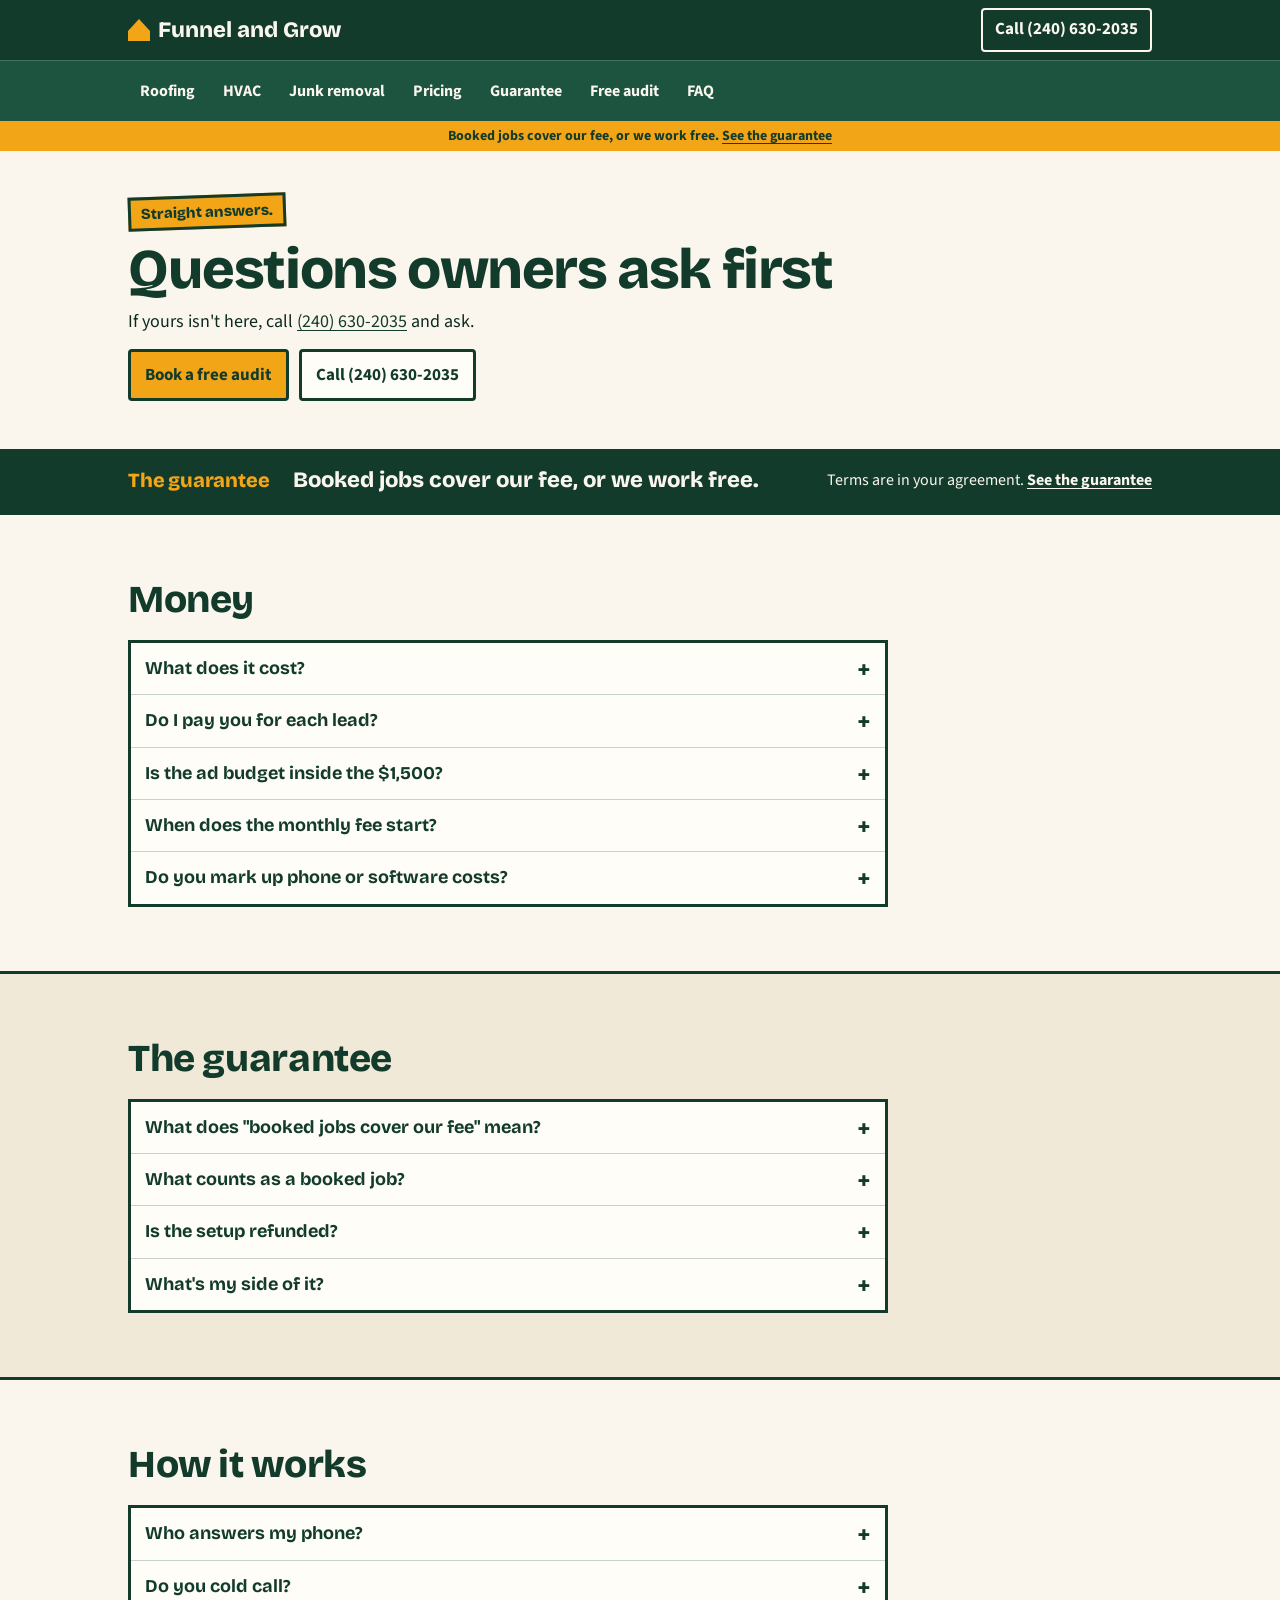
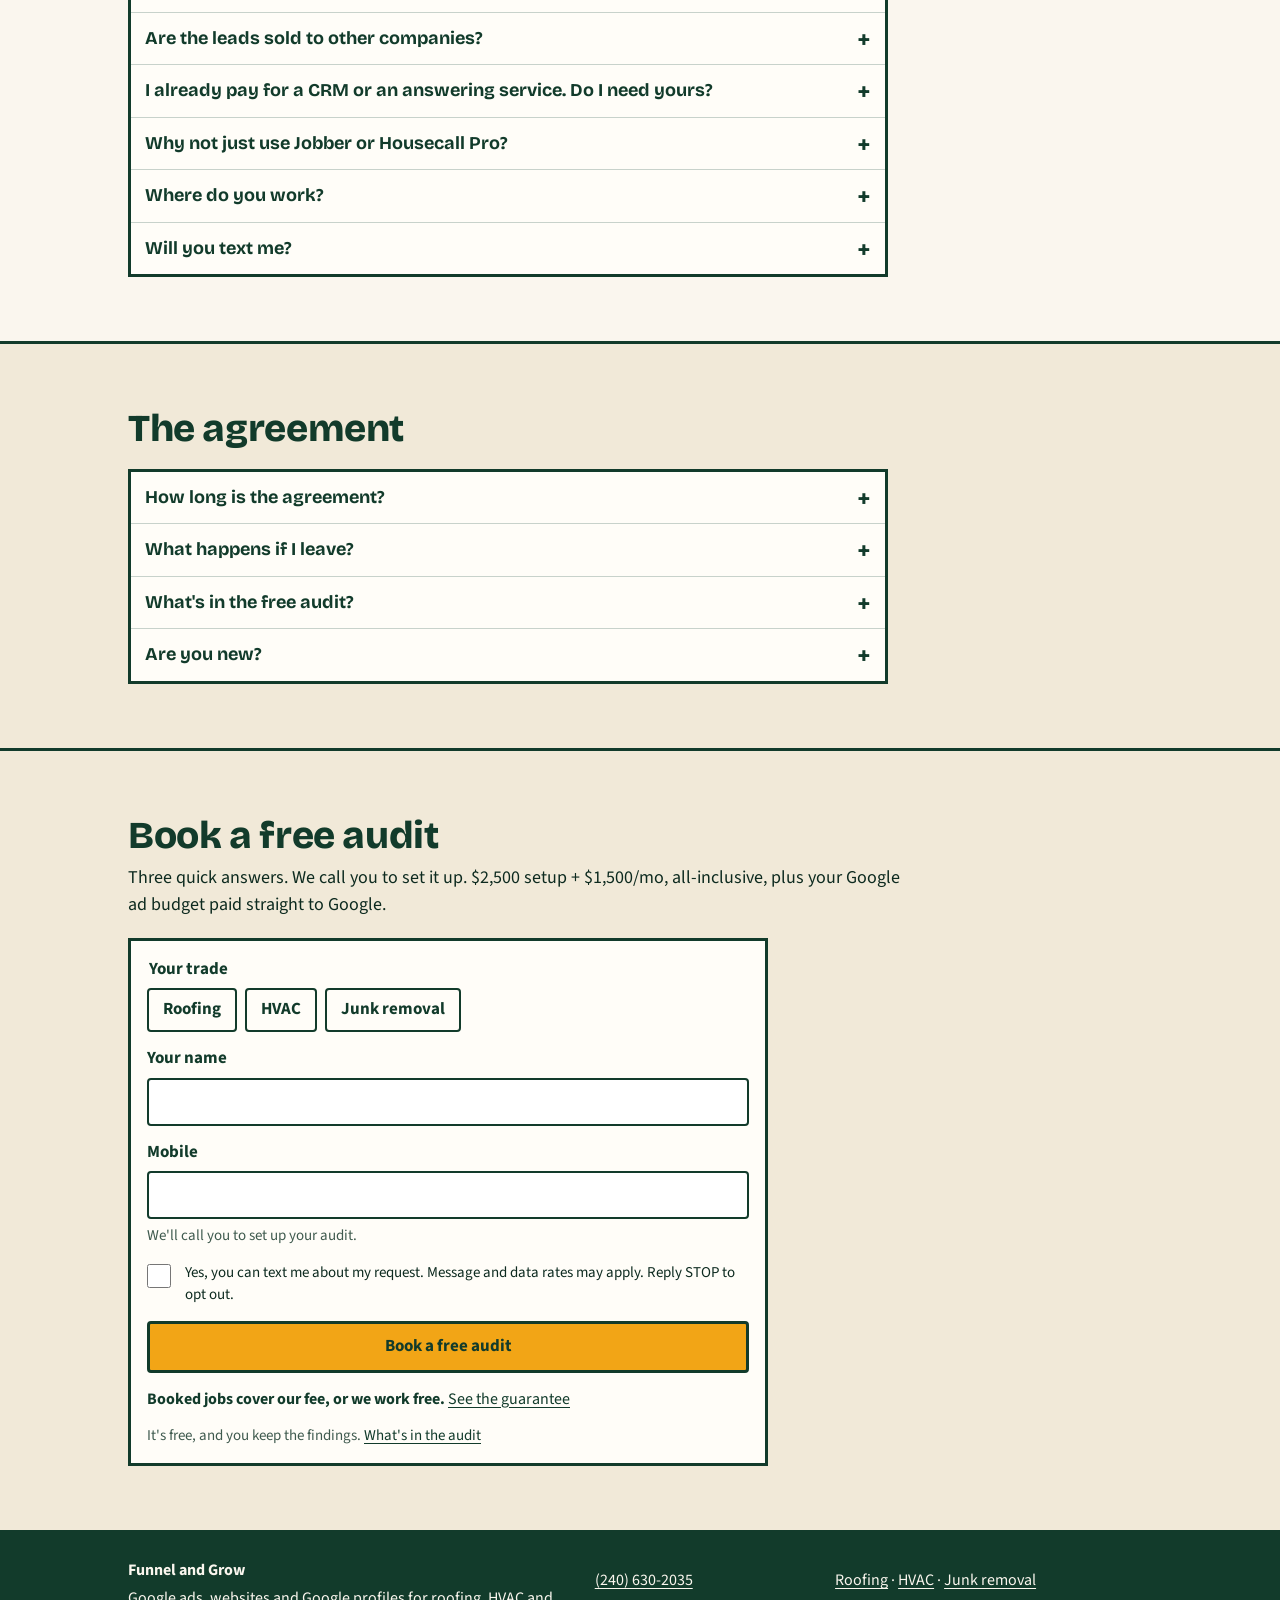
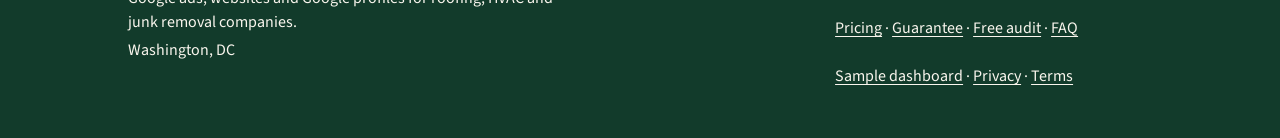
<file: faq.html>
<!doctype html>
<html lang="en">
<head>
<meta name="robots" content="noindex, nofollow">
<meta charset="utf-8">
<meta name="viewport" content="width=device-width, initial-scale=1, viewport-fit=cover">
<link rel="icon" href="assets/favicon.svg" type="image/svg+xml">
<link rel="preload" href="assets/bricolage-grotesque-latin-800-normal.woff2" as="font" type="font/woff2" crossorigin>
<link rel="preload" href="assets/source-sans-3-latin-400-normal.woff2" as="font" type="font/woff2" crossorigin>
<link rel="stylesheet" href="assets/site.css">
<title>Questions roofing, HVAC and junk removal owners ask first | Funnel and Grow</title>
<meta name="description" content="Straight answers on Google ads for contractors: who pays for what, the guarantee, the contract, who calls your past customers, what you keep if you leave, and what's in the free audit.">
<link rel="canonical" href="https://funnelandgrow.com/faq.html">
</head>
<body>
<a class="skip" href="#main">Skip to content</a>
<header class="top">
  <div class="wrap">
    <a class="brand" href="index.html"><i aria-hidden="true"></i>Funnel and Grow</a>
    <a class="call" href="tel:+12406302035">Call (240) 630-2035</a>
  </div>
  <nav class="nav" aria-label="Main"><div class="wrap">
    <a href="roofing.html">Roofing</a><a href="hvac.html">HVAC</a><a href="junk-removal.html">Junk removal</a><a href="pricing.html">Pricing</a><a href="guarantee.html">Guarantee</a><a href="free-audit.html">Free audit</a><a href="faq.html">FAQ</a>
  </div></nav>
</header>
<div class="topline"><div class="wrap">Booked jobs cover our fee, or we work free. <a href="guarantee.html">See the guarantee</a></div></div>
<main id="main">
<section class="hero">
  <div class="wrap hero-grid one">
    <div>
      <p class="stamp">Straight answers.</p>
      <h1>Questions owners ask first</h1>
      <p class="lede">If yours isn't here, call <a href="tel:+12406302035">(240) 630-2035</a> and ask.</p>
      <div class="ctas"><a class="btn btn-main" href="#audit">Book a free audit</a><a class="btn btn-alt" href="tel:+12406302035">Call (240) 630-2035</a></div>
    </div>
  </div>
</section>

<section class="gstrip" aria-labelledby="g-h">
  <div class="wrap">
    <h2 id="g-h">The guarantee</h2>
    <p>Booked jobs cover our fee, or we work free.</p>
    <small>Terms are in your agreement. <a href="guarantee.html">See the guarantee</a></small>
  </div>
</section>

<section class="sec" aria-labelledby="money-h">
  <div class="wrap">
    <div class="sec-head"><h2 id="money-h">Money</h2></div>
    <div class="faq">
      <details><summary>What does it cost?</summary><div><p>$2,500 setup, then $1,500 a month per company, with every tool included. Your Google ad budget is on top and goes straight to Google. <a href="pricing.html">The pricing page</a></p></div></details>
      <details><summary>Do I pay you for each lead?</summary><div><p>No. Google charges your ad budget only when a customer contacts you from your ad, and that money goes to Google. Our fee is flat.</p></div></details>
      <details><summary>Is the ad budget inside the $1,500?</summary><div><p>No. We set the budget with you during your audit, and you pay it straight to Google.</p></div></details>
      <details><summary>When does the monthly fee start?</summary><div><p>Setup is paid when you sign up. The $1,500 a month starts the day your ads go live.</p></div></details>
      <details><summary>Do you mark up phone or software costs?</summary><div><p>No. Tools are included in the $1,500.</p></div></details>
    </div>
  </div>
</section>

<section class="sec alt" aria-labelledby="g-faq-h">
  <div class="wrap">
    <div class="sec-head"><h2 id="g-faq-h">The guarantee</h2></div>
    <div class="faq">
      <details><summary>What does "booked jobs cover our fee" mean?</summary><div><p>Each month after the ads go live, the booked jobs we brought in, counted at your average job value from the audit, have to add up to at least $1,500. If they don't, the next month's fee is free. <a href="guarantee.html#counted">How it's counted</a></p></div></details>
      <details><summary>What counts as a booked job?</summary><div><p>A confirmed appointment on your calendar, from a lead our system brought in, that actually happens. No-shows and cancellations don't count.</p></div></details>
      <details><summary>Is the setup refunded?</summary><div><p>No. A miss makes the next month's fee free. Setup is not refunded, and your Google ad budget stays yours.</p></div></details>
      <details><summary>What's my side of it?</summary><div><p>Keep the agreed ad budget running, answer or return leads within 5 minutes (a call-back counts), and show us which leads turned into booked jobs.</p></div></details>
    </div>
  </div>
</section>

<section class="sec" aria-labelledby="work-h">
  <div class="wrap">
    <div class="sec-head"><h2 id="work-h">How it works</h2></div>
    <div class="faq">
      <details><summary>Who answers my phone?</summary><div><p>You do, the way you do today. We don't answer your calls. What we add is a tracked record of each lead on your dashboard, and a real person who calls your past customers in your company's name.</p></div></details>
      <details><summary>Do you cold call?</summary><div><p>No. A real person calls your own past customers who bought in the last 18 months, people who already know you. New customers find you through your Google ads.</p></div></details>
      <details><summary>Are the leads sold to other companies?</summary><div><p>We don't sell leads, and we sign one company per trade in your area. We can't control everything Google does: Google lets a homeowner ask a few businesses for quotes at once. What we control is who we sign.</p></div></details>
      <details><summary>I already pay for a CRM or an answering service. Do I need yours?</summary><div><p>Tell us on the audit call what you already use, and we'll go through what overlaps before you sign. The price is the same either way.</p></div></details>
      <details><summary>Why not just use Jobber or Housecall Pro?</summary><div><p>Keep them. Jobber and Housecall Pro organize the jobs you already have: scheduling, quotes and invoices. We bring you new jobs: the Google ads, the follow-up calls and the booking. Many owners use both.</p></div></details>
      <details><summary>Where do you work?</summary><div><p>Anywhere Google's ads run. One company per trade in your area. Tell us where you work and we'll say on the audit call whether your area is open.</p></div></details>
      <details><summary>Will you text me?</summary><div><p>Only if you tick the box on the form. Otherwise we call.</p></div></details>
    </div>
  </div>
</section>

<section class="sec alt" aria-labelledby="terms-h">
  <div class="wrap">
    <div class="sec-head"><h2 id="terms-h">The agreement</h2></div>
    <div class="faq">
      <details><summary>How long is the agreement?</summary><div><p>90 days to start, then month to month with 30 days' notice. Nothing renews into another long term.</p></div></details>
      <details><summary>What happens if I leave?</summary><div><p>Your website, Google profile, phone number and customer list are in your name. You keep them if you leave.</p></div></details>
      <details><summary>What's in the free audit?</summary><div><p>Your last 90 days (missed calls, jobs booked, average job value), an after-hours test call, a Google profile and website check, and whether Google's ads that charge only when a customer contacts you are available in your area. You keep the findings. <a href="free-audit.html">The audit page</a></p></div></details>
      <details><summary>Are you new?</summary><div><p>Yes. We don't have client results to show you yet, and we won't pretend to. That's why the guarantee exists.</p></div></details>
    </div>
  </div>
</section>

<section class="sec alt" id="audit" aria-labelledby="audit-h">
  <div class="wrap">
    <div class="sec-head"><h2 id="audit-h">Book a free audit</h2><p>Three quick answers. We call you to set it up. $2,500 setup + $1,500/mo, all-inclusive, plus your Google ad budget paid straight to Google.</p></div>
    <div class="form-box">
      <form class="audit-form" action="https://formsubmit.co/charleswest.202@gmail.com" method="post" data-form="audit" data-ajax="https://formsubmit.co/ajax/charleswest.202@gmail.com">
        <input type="hidden" name="page" value="faq">
        <input type="hidden" name="_subject" value="New audit request">
        <input type="hidden" name="_template" value="table">
        <input type="hidden" name="_captcha" value="false">
        <!-- spam trap: hidden from people; FormSubmit drops any submission where a bot fills it -->
        <div class="trap" aria-hidden="true"><label for="f-honey">Leave this empty</label><input type="text" id="f-honey" name="_honey" tabindex="-1" autocomplete="off"></div>
                <fieldset><legend>Your trade</legend>
          <div class="chips">
            <label><input type="radio" name="trade" value="Roofing" required><span>Roofing</span></label>
            <label><input type="radio" name="trade" value="HVAC"><span>HVAC</span></label>
            <label><input type="radio" name="trade" value="Junk removal"><span>Junk removal</span></label>
          </div>
        </fieldset>
        <div><label class="l" for="f-name">Your name</label><input id="f-name" name="name" type="text" autocomplete="name" required></div>
        <div><label class="l" for="f-tel">Mobile</label><input id="f-tel" name="mobile" type="tel" autocomplete="tel" required>
          <p class="hint">We'll call you to set up your audit.</p></div>
        <label class="check"><input type="checkbox" name="sms_ok" value="yes"><span>Yes, you can text me about my request. Message and data rates may apply. Reply STOP to opt out.</span></label>
        <p class="form-status" role="alert" hidden>That didn't go through. Call or text <a href="tel:+12406302035">(240) 630-2035</a> and we'll set it up by hand.</p>
        <button class="btn btn-main" type="submit">Book a free audit</button>
        <p class="under">Booked jobs cover our fee, or we work free. <a href="guarantee.html">See the guarantee</a></p>
        <p class="note" style="margin:0">It's free, and you keep the findings. <a href="free-audit.html">What's in the audit</a></p>
      </form>
    </div>
  </div>
</section>
</main>
<footer class="foot">
  <div class="wrap cols">
    <div><p><b>Funnel and Grow</b></p><p>Google ads, websites and Google profiles for roofing, HVAC and junk removal companies.</p><p>Washington, DC</p></div>
    <div><p><a href="tel:+12406302035">(240) 630-2035</a></p></div>
    <div><p><a href="roofing.html">Roofing</a> &middot; <a href="hvac.html">HVAC</a> &middot; <a href="junk-removal.html">Junk removal</a></p><p><a href="pricing.html">Pricing</a> &middot; <a href="guarantee.html">Guarantee</a> &middot; <a href="free-audit.html">Free audit</a> &middot; <a href="faq.html">FAQ</a></p><p><a href="dashboard.html">Sample dashboard</a> &middot; <a href="privacy.html">Privacy</a> &middot; <a href="terms.html">Terms</a></p></div>
  </div>
</footer>
<script src="assets/form.js" defer></script>
</body>
</html>
</file>
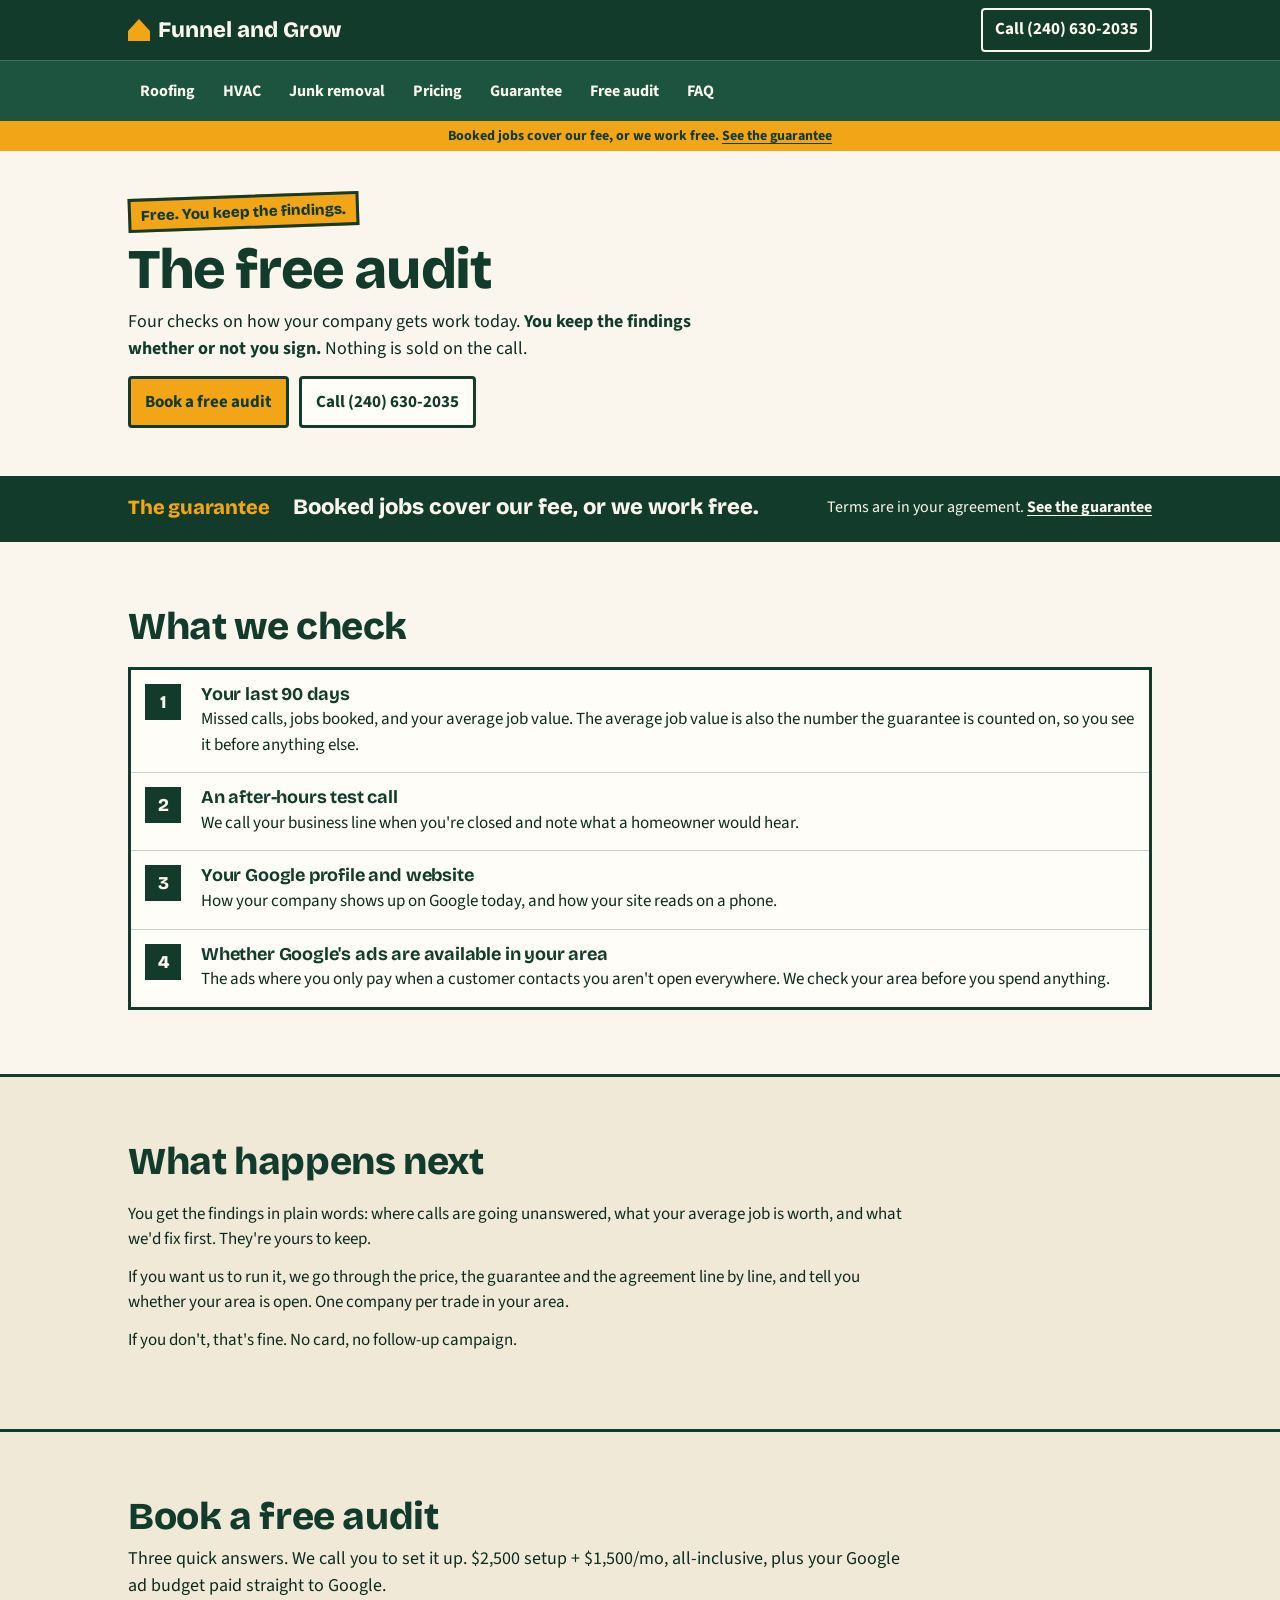
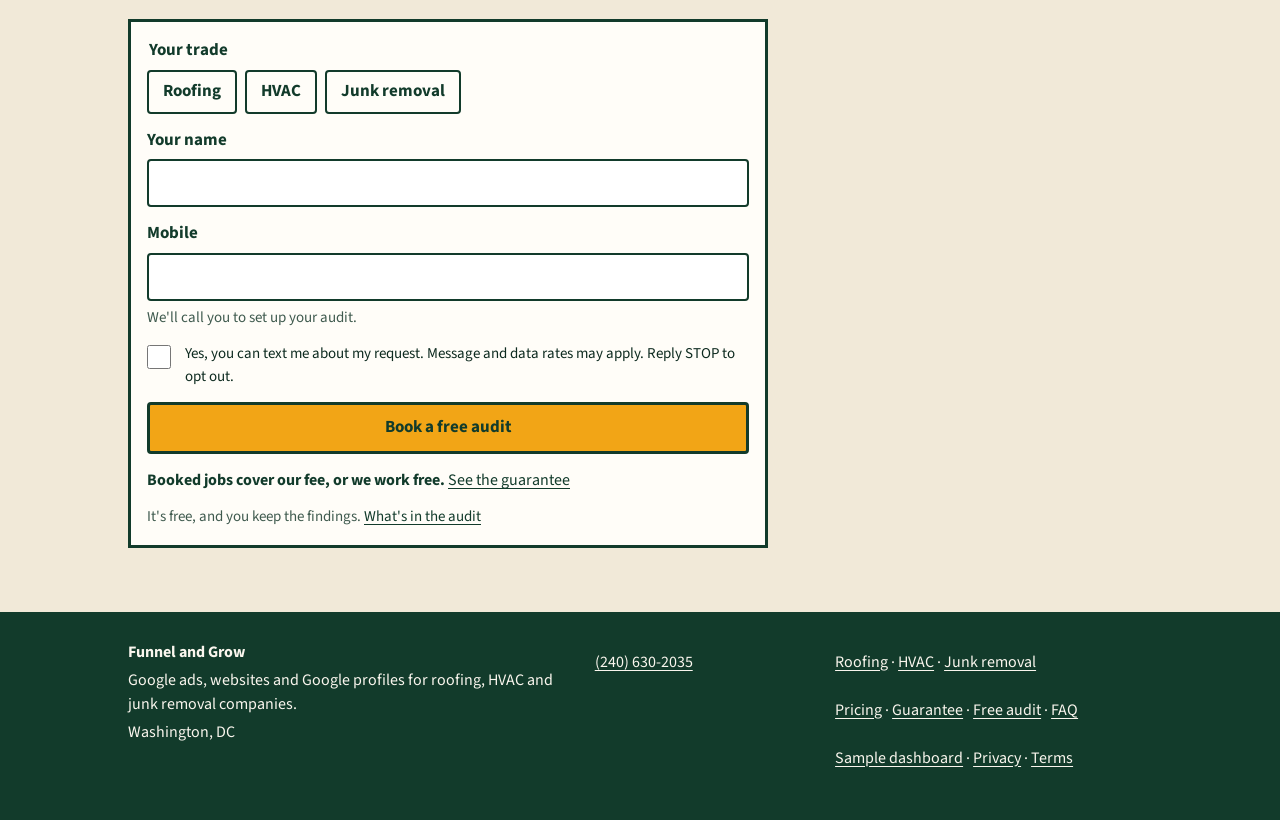
<file: free-audit.html>
<!doctype html>
<html lang="en">
<head>
<meta name="robots" content="noindex, nofollow">
<meta charset="utf-8">
<meta name="viewport" content="width=device-width, initial-scale=1, viewport-fit=cover">
<link rel="icon" href="assets/favicon.svg" type="image/svg+xml">
<link rel="preload" href="assets/bricolage-grotesque-latin-800-normal.woff2" as="font" type="font/woff2" crossorigin>
<link rel="preload" href="assets/source-sans-3-latin-400-normal.woff2" as="font" type="font/woff2" crossorigin>
<link rel="stylesheet" href="assets/site.css">
<title>The free audit: your last 90 days, an after-hours test call, your Google profile | Funnel and Grow</title>
<meta name="description" content="What's in the free audit for roofing, HVAC and junk removal companies: your last 90 days of missed calls, jobs booked and average job value, an after-hours test call, a Google profile and website check, and whether Google's ads that charge only when a customer contacts you are available in your area. You keep the findings.">
<link rel="canonical" href="https://funnelandgrow.com/free-audit.html">
</head>
<body>
<a class="skip" href="#main">Skip to content</a>
<header class="top">
  <div class="wrap">
    <a class="brand" href="index.html"><i aria-hidden="true"></i>Funnel and Grow</a>
    <a class="call" href="tel:+12406302035">Call (240) 630-2035</a>
  </div>
  <nav class="nav" aria-label="Main"><div class="wrap">
    <a href="roofing.html">Roofing</a><a href="hvac.html">HVAC</a><a href="junk-removal.html">Junk removal</a><a href="pricing.html">Pricing</a><a href="guarantee.html">Guarantee</a><a href="free-audit.html">Free audit</a><a href="faq.html">FAQ</a>
  </div></nav>
</header>
<div class="topline"><div class="wrap">Booked jobs cover our fee, or we work free. <a href="guarantee.html">See the guarantee</a></div></div>
<main id="main">
<section class="hero">
  <div class="wrap hero-grid one">
    <div>
      <p class="stamp">Free. You keep the findings.</p>
      <h1>The free audit</h1>
      <p class="lede">Four checks on how your company gets work today. <b>You keep the findings whether or not you sign.</b> Nothing is sold on the call.</p>
      <div class="ctas"><a class="btn btn-main" href="#audit">Book a free audit</a><a class="btn btn-alt" href="tel:+12406302035">Call (240) 630-2035</a></div>
    </div>
  </div>
</section>

<section class="gstrip" aria-labelledby="g-h">
  <div class="wrap">
    <h2 id="g-h">The guarantee</h2>
    <p>Booked jobs cover our fee, or we work free.</p>
    <small>Terms are in your agreement. <a href="guarantee.html">See the guarantee</a></small>
  </div>
</section>

<section class="sec" aria-labelledby="check-h">
  <div class="wrap">
    <div class="sec-head"><h2 id="check-h">What we check</h2></div>
    <ol class="steps">
      <li><div><h3>Your last 90 days</h3><p>Missed calls, jobs booked, and your average job value. The average job value is also the number the guarantee is counted on, so you see it before anything else.</p></div></li>
      <li><div><h3>An after-hours test call</h3><p>We call your business line when you're closed and note what a homeowner would hear.</p></div></li>
      <li><div><h3>Your Google profile and website</h3><p>How your company shows up on Google today, and how your site reads on a phone.</p></div></li>
      <li><div><h3>Whether Google's ads are available in your area</h3><p>The ads where you only pay when a customer contacts you aren't open everywhere. We check your area before you spend anything.</p></div></li>
    </ol>
  </div>
</section>

<section class="sec alt" aria-labelledby="next-h">
  <div class="wrap">
    <div class="sec-head"><h2 id="next-h">What happens next</h2></div>
    <div class="prose">
      <p>You get the findings in plain words: where calls are going unanswered, what your average job is worth, and what we'd fix first. They're yours to keep.</p>
      <p>If you want us to run it, we go through the price, the guarantee and the agreement line by line, and tell you whether your area is open. One company per trade in your area.</p>
      <p>If you don't, that's fine. No card, no follow-up campaign.</p>
    </div>
  </div>
</section>

<section class="sec alt" id="audit" aria-labelledby="audit-h">
  <div class="wrap">
    <div class="sec-head"><h2 id="audit-h">Book a free audit</h2><p>Three quick answers. We call you to set it up. $2,500 setup + $1,500/mo, all-inclusive, plus your Google ad budget paid straight to Google.</p></div>
    <div class="form-box">
      <form class="audit-form" action="https://formsubmit.co/charleswest.202@gmail.com" method="post" data-form="audit" data-ajax="https://formsubmit.co/ajax/charleswest.202@gmail.com">
        <input type="hidden" name="page" value="free-audit">
        <input type="hidden" name="_subject" value="New audit request">
        <input type="hidden" name="_template" value="table">
        <input type="hidden" name="_captcha" value="false">
        <!-- spam trap: hidden from people; FormSubmit drops any submission where a bot fills it -->
        <div class="trap" aria-hidden="true"><label for="f-honey">Leave this empty</label><input type="text" id="f-honey" name="_honey" tabindex="-1" autocomplete="off"></div>
                <fieldset><legend>Your trade</legend>
          <div class="chips">
            <label><input type="radio" name="trade" value="Roofing" required><span>Roofing</span></label>
            <label><input type="radio" name="trade" value="HVAC"><span>HVAC</span></label>
            <label><input type="radio" name="trade" value="Junk removal"><span>Junk removal</span></label>
          </div>
        </fieldset>
        <div><label class="l" for="f-name">Your name</label><input id="f-name" name="name" type="text" autocomplete="name" required></div>
        <div><label class="l" for="f-tel">Mobile</label><input id="f-tel" name="mobile" type="tel" autocomplete="tel" required>
          <p class="hint">We'll call you to set up your audit.</p></div>
        <label class="check"><input type="checkbox" name="sms_ok" value="yes"><span>Yes, you can text me about my request. Message and data rates may apply. Reply STOP to opt out.</span></label>
        <p class="form-status" role="alert" hidden>That didn't go through. Call or text <a href="tel:+12406302035">(240) 630-2035</a> and we'll set it up by hand.</p>
        <button class="btn btn-main" type="submit">Book a free audit</button>
        <p class="under">Booked jobs cover our fee, or we work free. <a href="guarantee.html">See the guarantee</a></p>
        <p class="note" style="margin:0">It's free, and you keep the findings. <a href="free-audit.html">What's in the audit</a></p>
      </form>
    </div>
  </div>
</section>
</main>
<footer class="foot">
  <div class="wrap cols">
    <div><p><b>Funnel and Grow</b></p><p>Google ads, websites and Google profiles for roofing, HVAC and junk removal companies.</p><p>Washington, DC</p></div>
    <div><p><a href="tel:+12406302035">(240) 630-2035</a></p></div>
    <div><p><a href="roofing.html">Roofing</a> &middot; <a href="hvac.html">HVAC</a> &middot; <a href="junk-removal.html">Junk removal</a></p><p><a href="pricing.html">Pricing</a> &middot; <a href="guarantee.html">Guarantee</a> &middot; <a href="free-audit.html">Free audit</a> &middot; <a href="faq.html">FAQ</a></p><p><a href="dashboard.html">Sample dashboard</a> &middot; <a href="privacy.html">Privacy</a> &middot; <a href="terms.html">Terms</a></p></div>
  </div>
</footer>
<script src="assets/form.js" defer></script>
</body>
</html>
</file>
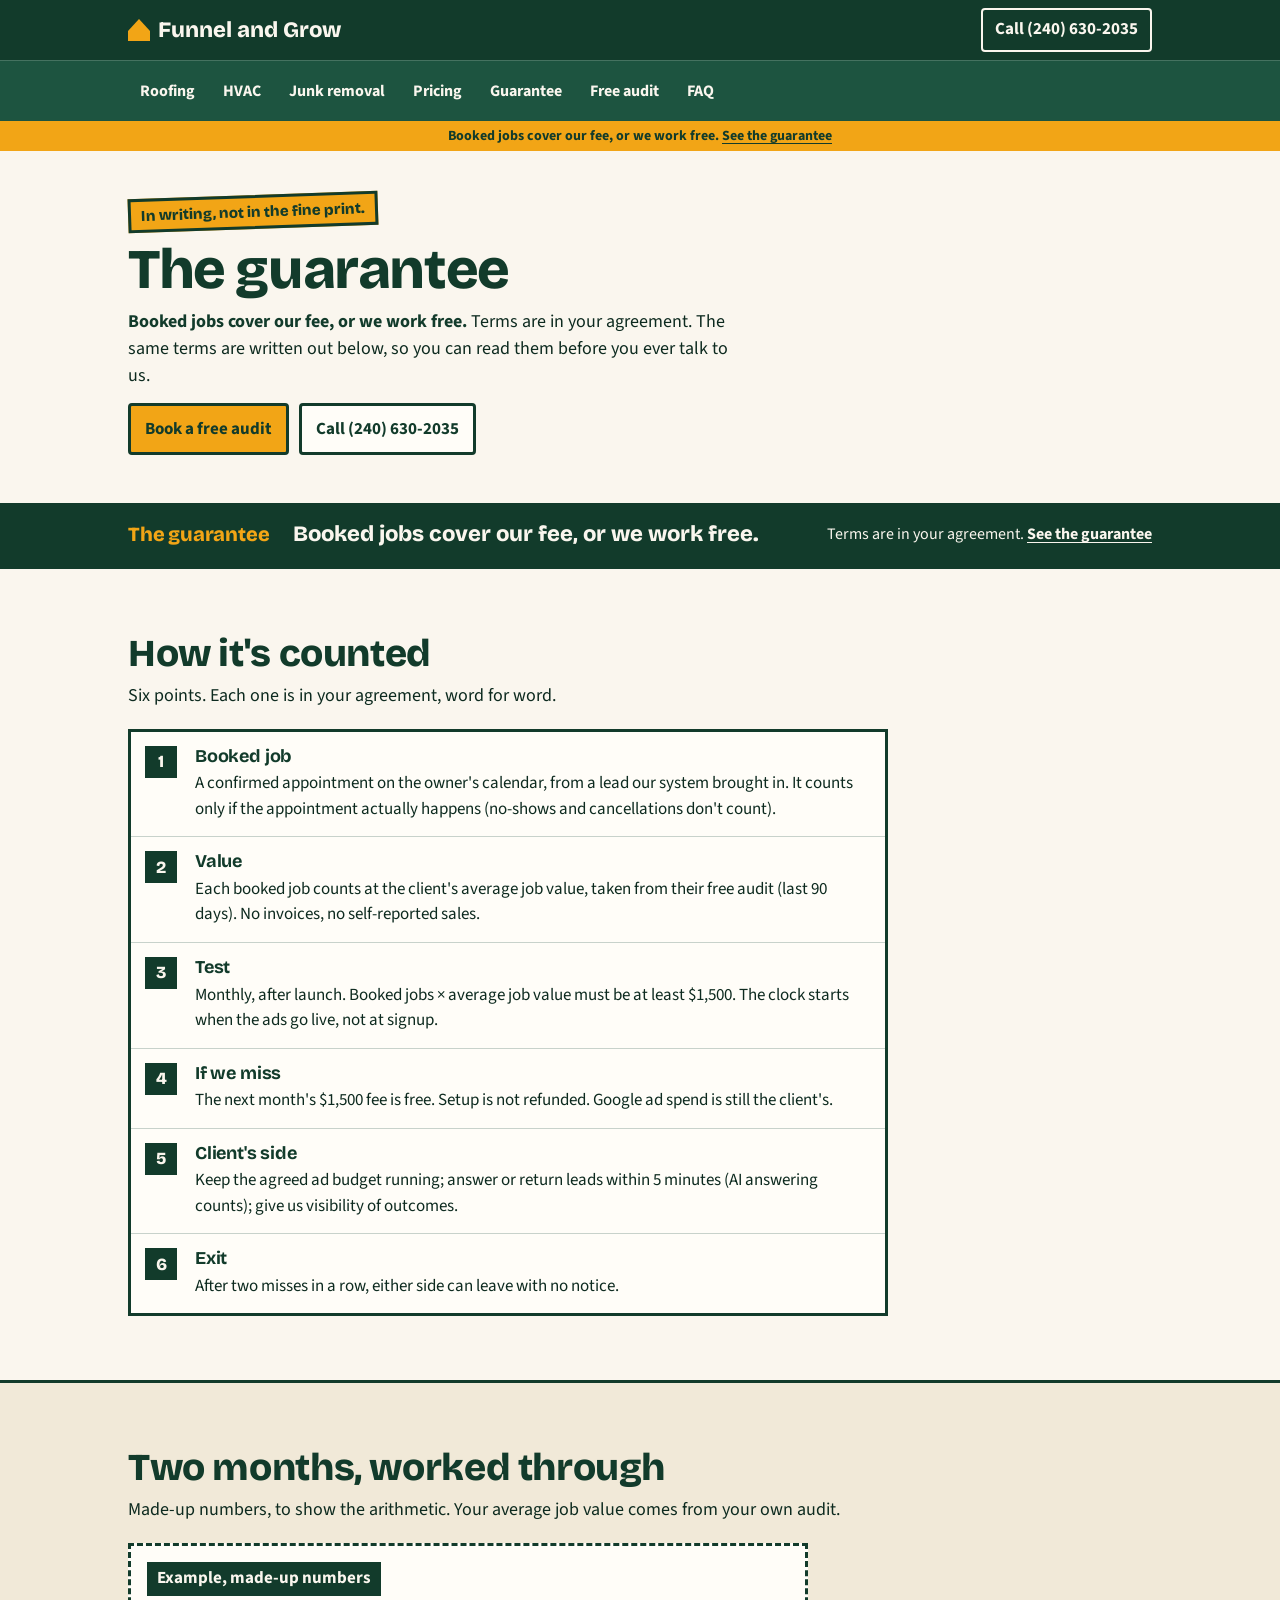
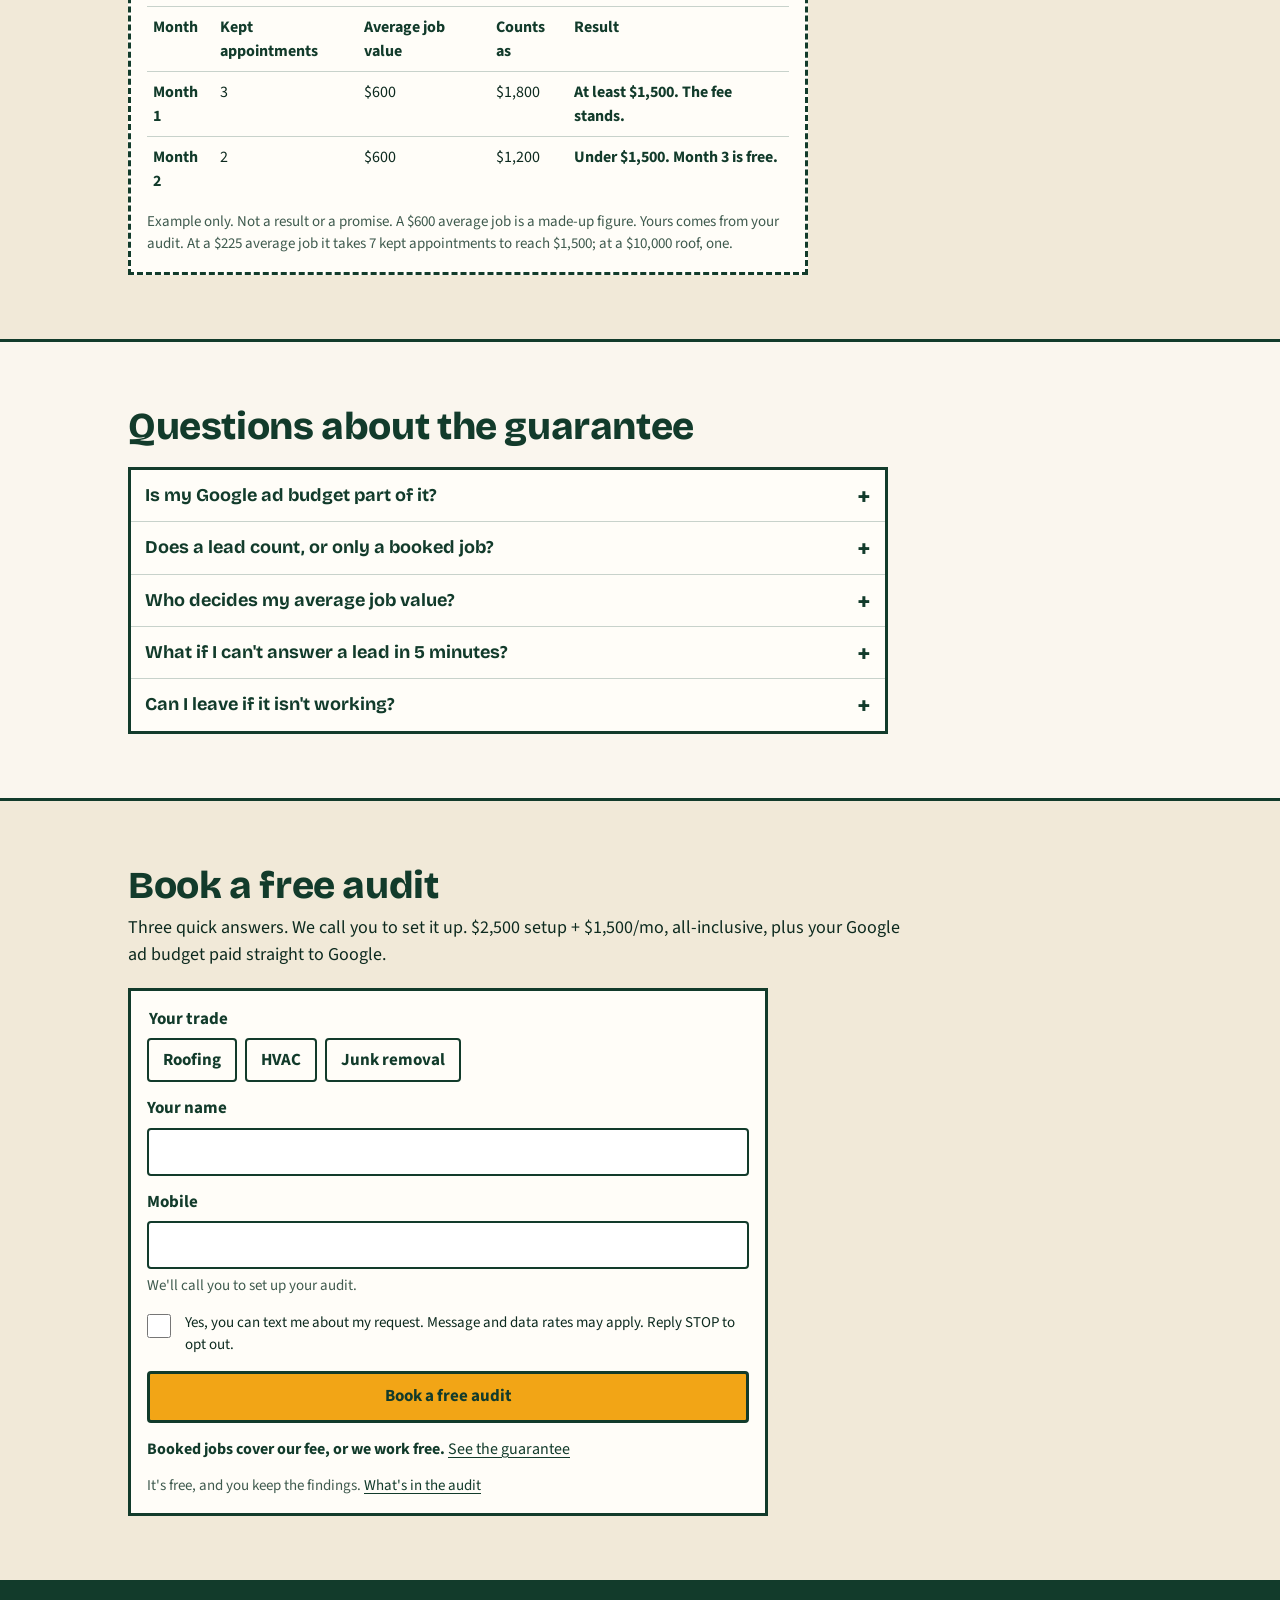
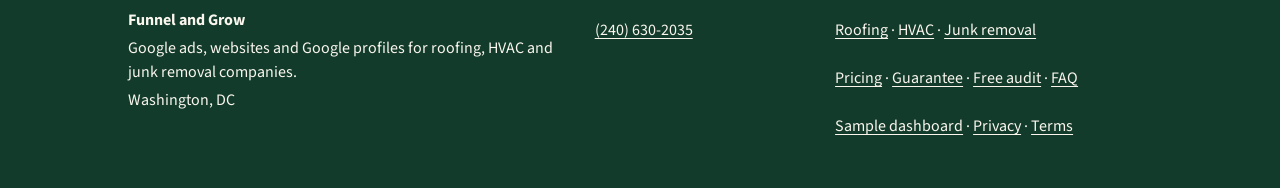
<file: guarantee.html>
<!doctype html>
<html lang="en">
<head>
<meta name="robots" content="noindex, nofollow">
<meta charset="utf-8">
<meta name="viewport" content="width=device-width, initial-scale=1, viewport-fit=cover">
<link rel="icon" href="assets/favicon.svg" type="image/svg+xml">
<link rel="preload" href="assets/bricolage-grotesque-latin-800-normal.woff2" as="font" type="font/woff2" crossorigin>
<link rel="preload" href="assets/source-sans-3-latin-400-normal.woff2" as="font" type="font/woff2" crossorigin>
<link rel="stylesheet" href="assets/site.css">
<title>The guarantee: Booked jobs cover our fee, or we work free. | Funnel and Grow</title>
<meta name="description" content="Booked jobs cover our fee, or we work free. How it's counted, in plain words: what a booked job is, how it's valued, the monthly test, what happens if we miss, your side, and how either side can leave.">
<link rel="canonical" href="https://funnelandgrow.com/guarantee.html">
</head>
<body>
<a class="skip" href="#main">Skip to content</a>
<header class="top">
  <div class="wrap">
    <a class="brand" href="index.html"><i aria-hidden="true"></i>Funnel and Grow</a>
    <a class="call" href="tel:+12406302035">Call (240) 630-2035</a>
  </div>
  <nav class="nav" aria-label="Main"><div class="wrap">
    <a href="roofing.html">Roofing</a><a href="hvac.html">HVAC</a><a href="junk-removal.html">Junk removal</a><a href="pricing.html">Pricing</a><a href="guarantee.html">Guarantee</a><a href="free-audit.html">Free audit</a><a href="faq.html">FAQ</a>
  </div></nav>
</header>
<div class="topline"><div class="wrap">Booked jobs cover our fee, or we work free. <a href="guarantee.html">See the guarantee</a></div></div>
<main id="main">
<section class="hero">
  <div class="wrap hero-grid one">
    <div>
      <p class="stamp">In writing, not in the fine print.</p>
      <h1>The guarantee</h1>
      <p class="lede"><b>Booked jobs cover our fee, or we work free.</b> Terms are in your agreement. The same terms are written out below, so you can read them before you ever talk to us.</p>
      <div class="ctas"><a class="btn btn-main" href="#audit">Book a free audit</a><a class="btn btn-alt" href="tel:+12406302035">Call (240) 630-2035</a></div>
    </div>
  </div>
</section>

<section class="gstrip" aria-labelledby="g-h">
  <div class="wrap">
    <h2 id="g-h">The guarantee</h2>
    <p>Booked jobs cover our fee, or we work free.</p>
    <small>Terms are in your agreement. <a href="guarantee.html">See the guarantee</a></small>
  </div>
</section>

<section class="sec" id="counted" aria-labelledby="counted-h">
  <div class="wrap">
    <div class="sec-head"><h2 id="counted-h">How it's counted</h2><p>Six points. Each one is in your agreement, word for word.</p></div>
    <div class="counted">
      <div class="row"><div><h3>Booked job</h3><p>A confirmed appointment on the owner's calendar, from a lead our system brought in. It counts only if the appointment actually happens (no-shows and cancellations don't count).</p></div></div>
      <div class="row"><div><h3>Value</h3><p>Each booked job counts at the client's average job value, taken from their free audit (last 90 days). No invoices, no self-reported sales.</p></div></div>
      <div class="row"><div><h3>Test</h3><p>Monthly, after launch. Booked jobs &times; average job value must be at least $1,500. The clock starts when the ads go live, not at signup.</p></div></div>
      <div class="row"><div><h3>If we miss</h3><p>The next month's $1,500 fee is free. Setup is not refunded. Google ad spend is still the client's.</p></div></div>
      <div class="row"><div><h3>Client's side</h3><p>Keep the agreed ad budget running; answer or return leads within 5 minutes (AI answering counts); give us visibility of outcomes.</p></div></div>
      <div class="row"><div><h3>Exit</h3><p>After two misses in a row, either side can leave with no notice.</p></div></div>
    </div>
  </div>
</section>

<section class="sec alt" aria-labelledby="ex-h">
  <div class="wrap">
    <div class="sec-head"><h2 id="ex-h">Two months, worked through</h2><p>Made-up numbers, to show the arithmetic. Your average job value comes from your own audit.</p></div>
    <div class="example">
      <span class="label">Example, made-up numbers</span>
      <table>
        <thead><tr><th scope="col">Month</th><th scope="col">Kept appointments</th><th scope="col">Average job value</th><th scope="col">Counts as</th><th scope="col">Result</th></tr></thead>
        <tbody>
          <tr><th scope="row">Month 1</th><td>3</td><td>$600</td><td>$1,800</td><td>At least $1,500. The fee stands.</td></tr>
          <tr><th scope="row">Month 2</th><td>2</td><td>$600</td><td>$1,200</td><td>Under $1,500. Month 3 is free.</td></tr>
        </tbody>
      </table>
      <p class="note" style="margin:10px 0 0">Example only. Not a result or a promise. A $600 average job is a made-up figure. Yours comes from your audit. At a $225 average job it takes 7 kept appointments to reach $1,500; at a $10,000 roof, one.</p>
    </div>
  </div>
</section>

<section class="sec" aria-labelledby="gq-h">
  <div class="wrap">
    <div class="sec-head"><h2 id="gq-h">Questions about the guarantee</h2></div>
    <div class="faq">
      <details><summary>Is my Google ad budget part of it?</summary><div><p>No. Your ad budget is paid straight to Google, not to us, so it isn't refunded under the guarantee. The guarantee is about our monthly fee.</p></div></details>
      <details><summary>Does a lead count, or only a booked job?</summary><div><p>Only a booked job: a confirmed appointment on your calendar, from a lead our system brought in, that actually happens. Leads that never book don't count toward the test.</p></div></details>
      <details><summary>Who decides my average job value?</summary><div><p>Your own numbers from the free audit: your last 90 days. It's written into the agreement before the ads start, so neither side can move it later.</p></div></details>
      <details><summary>What if I can't answer a lead in 5 minutes?</summary><div><p>The guarantee asks you to answer or return leads within 5 minutes. A call-back counts, and so does an answering service of your own. If leads go unanswered, that month's test doesn't apply.</p></div></details>
      <details><summary>Can I leave if it isn't working?</summary><div><p>After two misses in a row, either side can leave with no notice. Otherwise the agreement is 90 days to start, then month to month with 30 days' notice.</p></div></details>
    </div>
  </div>
</section>

<section class="sec alt" id="audit" aria-labelledby="audit-h">
  <div class="wrap">
    <div class="sec-head"><h2 id="audit-h">Book a free audit</h2><p>Three quick answers. We call you to set it up. $2,500 setup + $1,500/mo, all-inclusive, plus your Google ad budget paid straight to Google.</p></div>
    <div class="form-box">
      <form class="audit-form" action="https://formsubmit.co/charleswest.202@gmail.com" method="post" data-form="audit" data-ajax="https://formsubmit.co/ajax/charleswest.202@gmail.com">
        <input type="hidden" name="page" value="guarantee">
        <input type="hidden" name="_subject" value="New audit request">
        <input type="hidden" name="_template" value="table">
        <input type="hidden" name="_captcha" value="false">
        <!-- spam trap: hidden from people; FormSubmit drops any submission where a bot fills it -->
        <div class="trap" aria-hidden="true"><label for="f-honey">Leave this empty</label><input type="text" id="f-honey" name="_honey" tabindex="-1" autocomplete="off"></div>
                <fieldset><legend>Your trade</legend>
          <div class="chips">
            <label><input type="radio" name="trade" value="Roofing" required><span>Roofing</span></label>
            <label><input type="radio" name="trade" value="HVAC"><span>HVAC</span></label>
            <label><input type="radio" name="trade" value="Junk removal"><span>Junk removal</span></label>
          </div>
        </fieldset>
        <div><label class="l" for="f-name">Your name</label><input id="f-name" name="name" type="text" autocomplete="name" required></div>
        <div><label class="l" for="f-tel">Mobile</label><input id="f-tel" name="mobile" type="tel" autocomplete="tel" required>
          <p class="hint">We'll call you to set up your audit.</p></div>
        <label class="check"><input type="checkbox" name="sms_ok" value="yes"><span>Yes, you can text me about my request. Message and data rates may apply. Reply STOP to opt out.</span></label>
        <p class="form-status" role="alert" hidden>That didn't go through. Call or text <a href="tel:+12406302035">(240) 630-2035</a> and we'll set it up by hand.</p>
        <button class="btn btn-main" type="submit">Book a free audit</button>
        <p class="under">Booked jobs cover our fee, or we work free. <a href="guarantee.html">See the guarantee</a></p>
        <p class="note" style="margin:0">It's free, and you keep the findings. <a href="free-audit.html">What's in the audit</a></p>
      </form>
    </div>
  </div>
</section>
</main>
<footer class="foot">
  <div class="wrap cols">
    <div><p><b>Funnel and Grow</b></p><p>Google ads, websites and Google profiles for roofing, HVAC and junk removal companies.</p><p>Washington, DC</p></div>
    <div><p><a href="tel:+12406302035">(240) 630-2035</a></p></div>
    <div><p><a href="roofing.html">Roofing</a> &middot; <a href="hvac.html">HVAC</a> &middot; <a href="junk-removal.html">Junk removal</a></p><p><a href="pricing.html">Pricing</a> &middot; <a href="guarantee.html">Guarantee</a> &middot; <a href="free-audit.html">Free audit</a> &middot; <a href="faq.html">FAQ</a></p><p><a href="dashboard.html">Sample dashboard</a> &middot; <a href="privacy.html">Privacy</a> &middot; <a href="terms.html">Terms</a></p></div>
  </div>
</footer>
<script src="assets/form.js" defer></script>
</body>
</html>
</file>
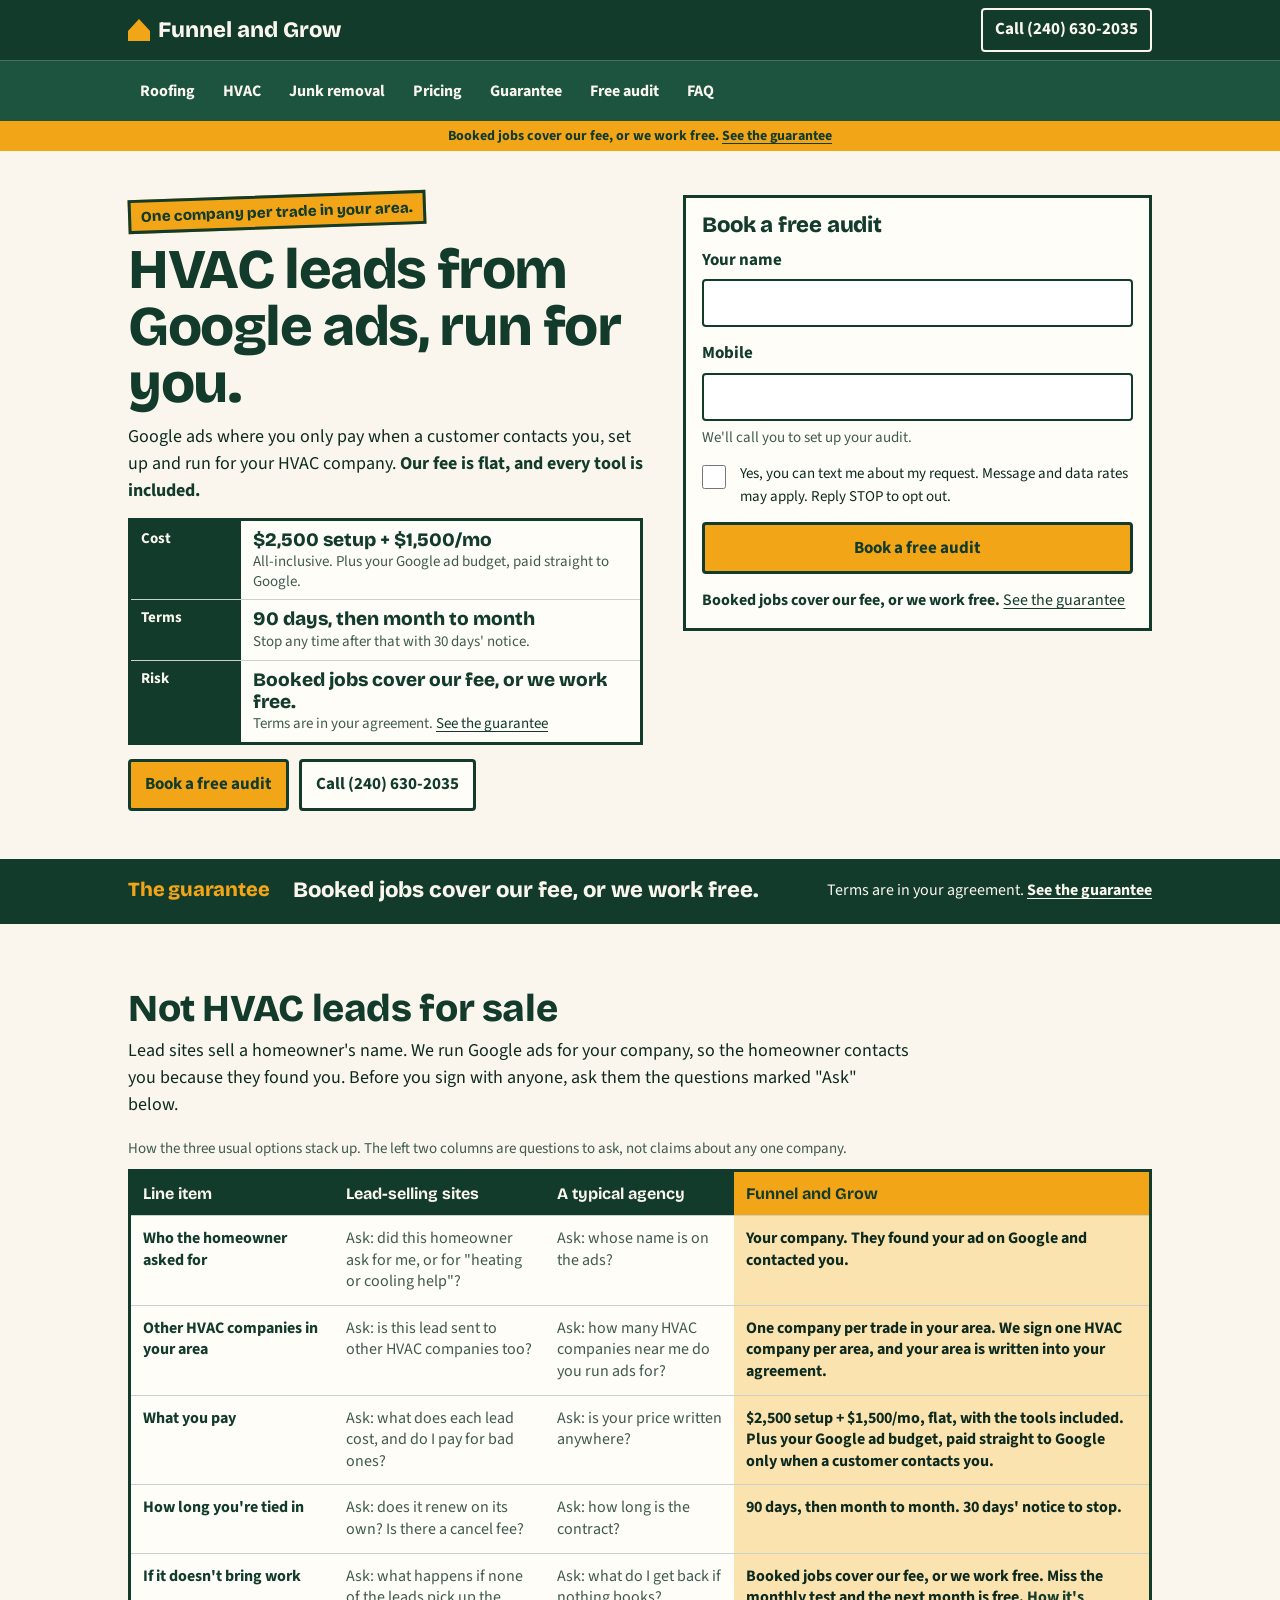
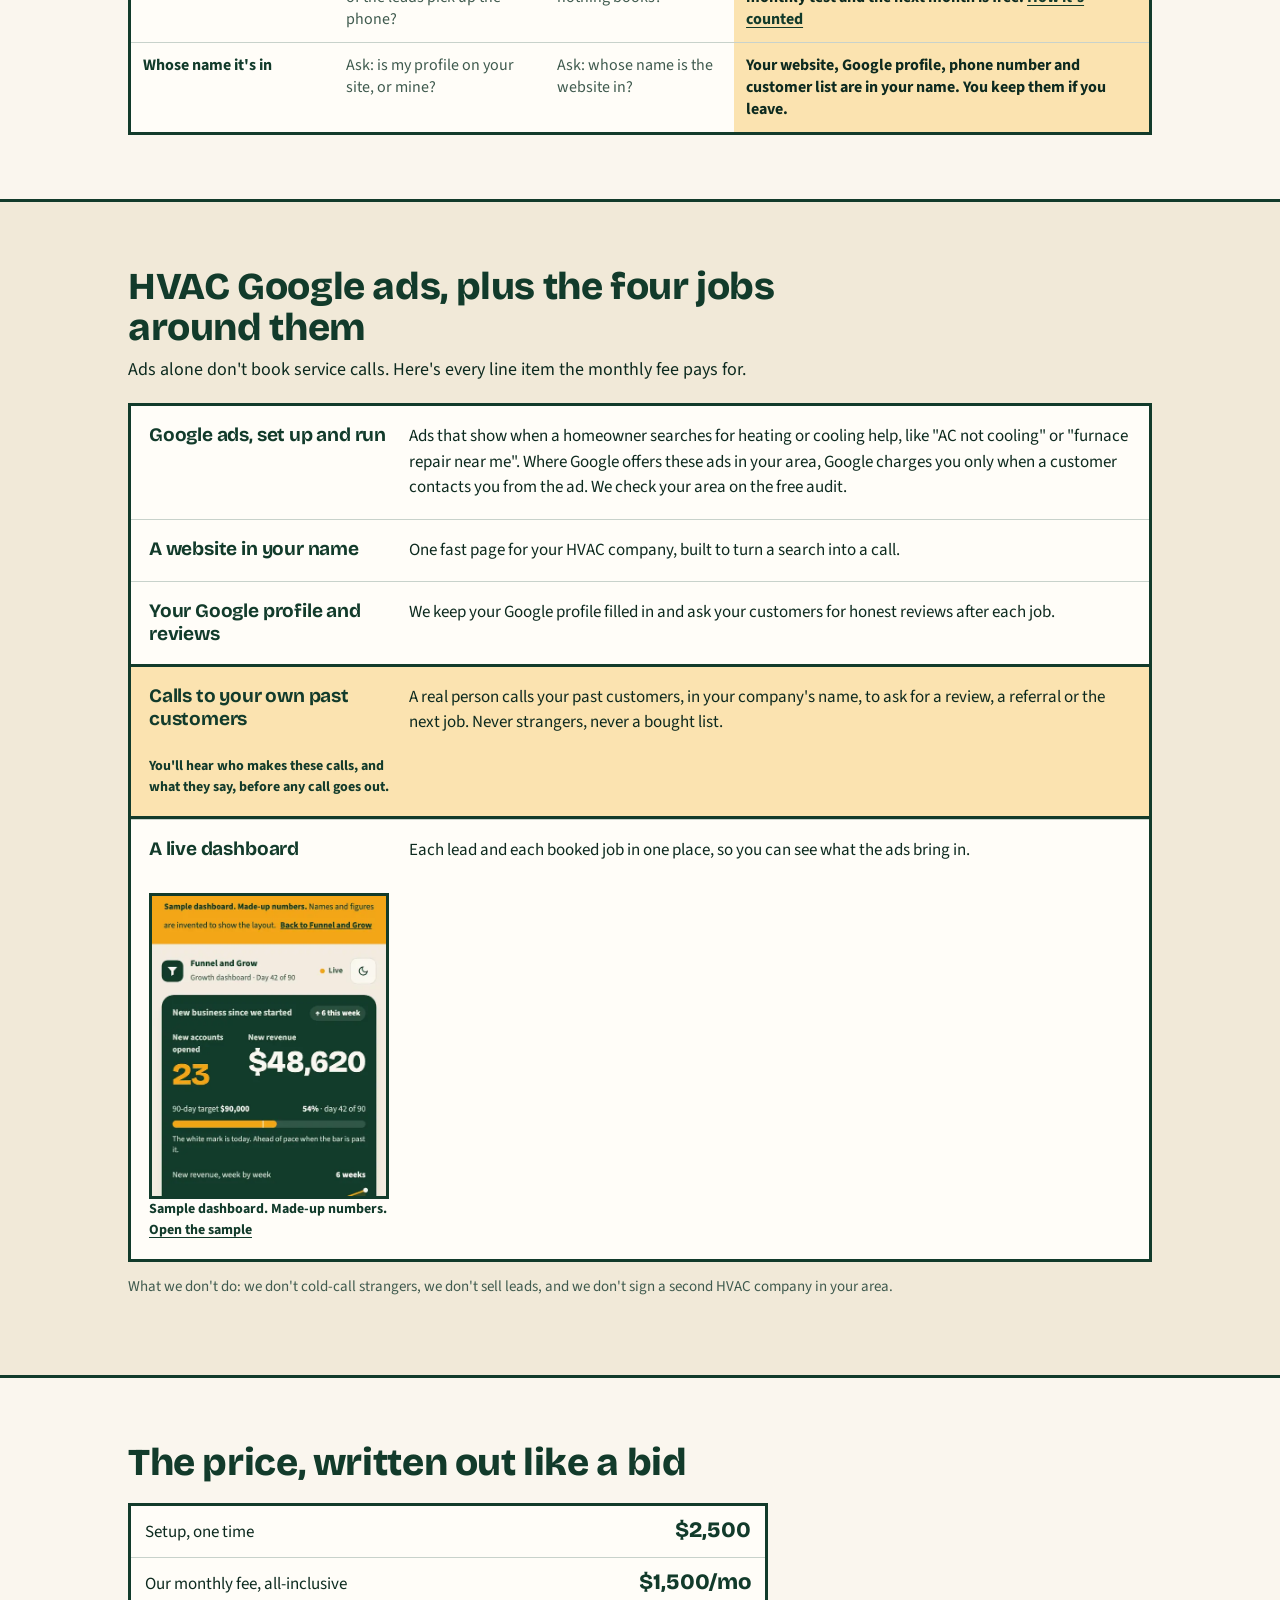
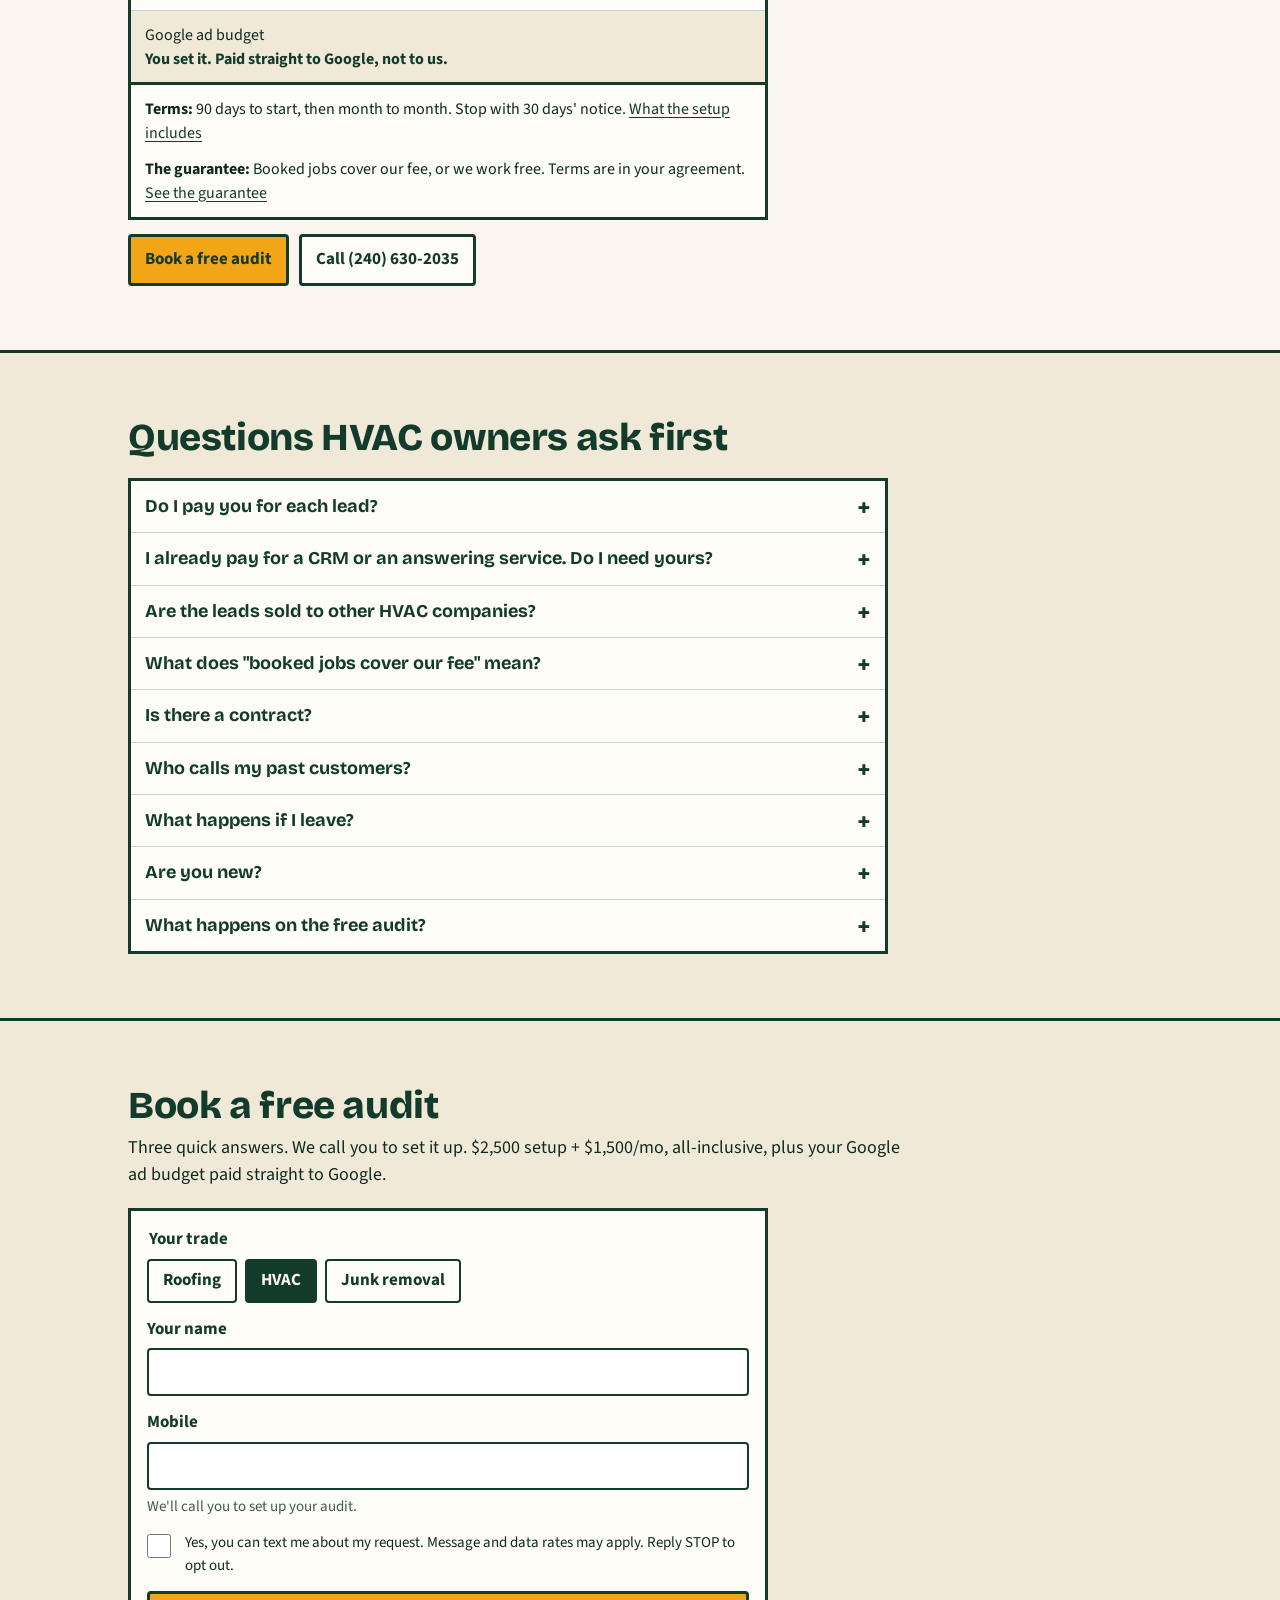
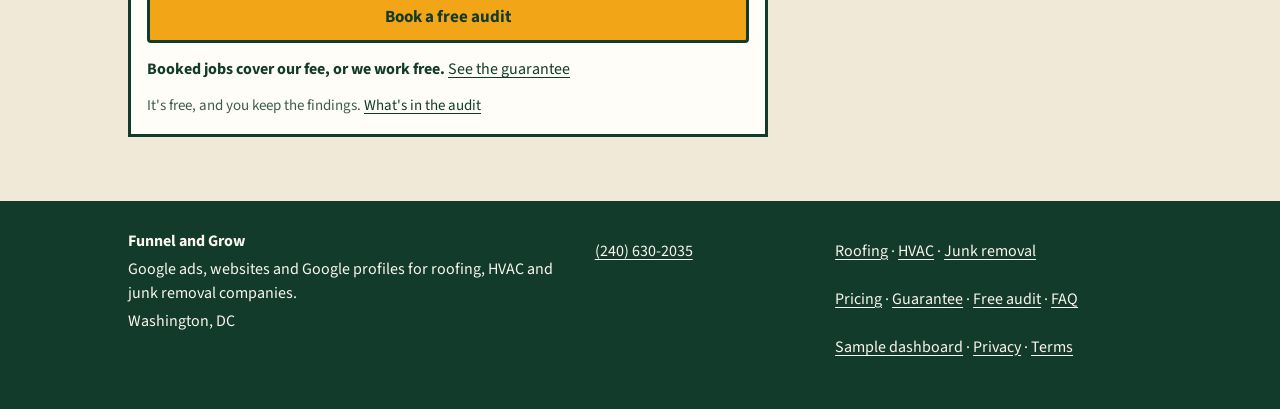
<file: hvac.html>
<!doctype html>
<html lang="en">
<head>
<meta name="robots" content="noindex, nofollow">
<meta charset="utf-8">
<meta name="viewport" content="width=device-width, initial-scale=1, viewport-fit=cover">
<link rel="icon" href="assets/favicon.svg" type="image/svg+xml">
<link rel="preload" href="assets/bricolage-grotesque-latin-800-normal.woff2" as="font" type="font/woff2" crossorigin>
<link rel="preload" href="assets/source-sans-3-latin-400-normal.woff2" as="font" type="font/woff2" crossorigin>
<link rel="stylesheet" href="assets/site.css">
<title>HVAC leads from Google ads, one HVAC company per area | Funnel and Grow</title>
<meta name="description" content="HVAC leads from Google ads where you only pay when a customer contacts you, set up and run by an HVAC marketing agency with a flat fee. One HVAC company per area.">
<link rel="canonical" href="https://funnelandgrow.com/hvac.html">
</head>
<body>
<a class="skip" href="#main">Skip to content</a>
<header class="top">
  <div class="wrap">
    <a class="brand" href="index.html"><i aria-hidden="true"></i>Funnel and Grow</a>
    <a class="call" href="tel:+12406302035">Call (240) 630-2035</a>
  </div>
  <nav class="nav" aria-label="Main"><div class="wrap">
    <a href="roofing.html">Roofing</a><a href="hvac.html">HVAC</a><a href="junk-removal.html">Junk removal</a><a href="pricing.html">Pricing</a><a href="guarantee.html">Guarantee</a><a href="free-audit.html">Free audit</a><a href="faq.html">FAQ</a>
  </div></nav>
</header>
<div class="topline"><div class="wrap">Booked jobs cover our fee, or we work free. <a href="guarantee.html">See the guarantee</a></div></div>
<main id="main">
<section class="hero">
  <div class="wrap hero-grid">
    <div>
      <p class="stamp">One company per trade in your area.</p>
      <h1>HVAC leads from Google ads, run for you.</h1>
      <p class="lede">Google ads where you only pay when a customer contacts you, set up and run for your HVAC company. <b>Our fee is flat, and every tool is included.</b></p>
      <div class="bid" aria-label="The offer, line by line">
  <dl>
    <div class="row"><dt>Cost</dt><dd><strong>$2,500 setup + $1,500/mo</strong><small>All-inclusive. Plus your Google ad budget, paid straight to Google.</small></dd></div>
    <div class="row"><dt>Terms</dt><dd><strong>90 days, then month to month</strong><small>Stop any time after that with 30 days' notice.</small></dd></div>
    <div class="row"><dt>Risk</dt><dd><strong>Booked jobs cover our fee, or we work free.</strong><small>Terms are in your agreement. <a href="guarantee.html">See the guarantee</a></small></dd></div>
  </dl>
</div>
      <div class="ctas"><a class="btn btn-main" href="#audit">Book a free audit</a><a class="btn btn-alt" href="tel:+12406302035">Call (240) 630-2035</a></div>
    </div>
    <div class="form-box">
      <h2 style="font-size:22px;margin-bottom:10px">Book a free audit</h2>
      <form class="audit-form" action="https://formsubmit.co/charleswest.202@gmail.com" method="post" data-form="audit" data-ajax="https://formsubmit.co/ajax/charleswest.202@gmail.com">
        <input type="hidden" name="page" value="hvac">
        <input type="hidden" name="_subject" value="New audit request">
        <input type="hidden" name="_template" value="table">
        <input type="hidden" name="_captcha" value="false">
        <!-- spam trap: hidden from people; FormSubmit drops any submission where a bot fills it -->
        <div class="trap" aria-hidden="true"><label for="q-honey">Leave this empty</label><input type="text" id="q-honey" name="_honey" tabindex="-1" autocomplete="off"></div>
                <input type="hidden" name="trade" value="HVAC">
        <div><label class="l" for="q-name">Your name</label><input id="q-name" name="name" type="text" autocomplete="name" required></div>
        <div><label class="l" for="q-tel">Mobile</label><input id="q-tel" name="mobile" type="tel" autocomplete="tel" required>
          <p class="hint">We'll call you to set up your audit.</p></div>
        <label class="check"><input type="checkbox" name="sms_ok" value="yes"><span>Yes, you can text me about my request. Message and data rates may apply. Reply STOP to opt out.</span></label>
        <p class="form-status" role="alert" hidden>That didn't go through. Call or text <a href="tel:+12406302035">(240) 630-2035</a> and we'll set it up by hand.</p>
        <button class="btn btn-main" type="submit">Book a free audit</button>
        <p class="under">Booked jobs cover our fee, or we work free. <a href="guarantee.html">See the guarantee</a></p>
      </form>
    </div>
  </div>
</section>

<section class="gstrip" aria-labelledby="g-h">
  <div class="wrap">
    <h2 id="g-h">The guarantee</h2>
    <p>Booked jobs cover our fee, or we work free.</p>
    <small>Terms are in your agreement. <a href="guarantee.html">See the guarantee</a></small>
  </div>
</section>

<section class="sec" aria-labelledby="cmp-h">
  <div class="wrap">
    <div class="sec-head">
      <h2 id="cmp-h">Not HVAC leads for sale</h2>
      <p>Lead sites sell a homeowner's name. We run Google ads for your company, so the homeowner contacts you because they found you. Before you sign with anyone, ask them the questions marked "Ask" below.</p>
    </div>
    <table class="cmp">
      <caption>How the three usual options stack up. The left two columns are questions to ask, not claims about any one company.</caption>
      <thead><tr><th scope="col">Line item</th><th scope="col">Lead-selling sites</th><th scope="col">A typical agency</th><th scope="col" class="us">Funnel and Grow</th></tr></thead>
      <tbody>
        <tr><th scope="row">Who the homeowner asked for</th>
          <td data-col="Lead sites" class="ask">Ask: did this homeowner ask for me, or for "heating or cooling help"?</td>
          <td data-col="Agency" class="ask">Ask: whose name is on the ads?</td>
          <td data-col="Funnel and Grow" class="us">Your company. They found your ad on Google and contacted you.</td></tr>
        <tr><th scope="row">Other HVAC companies in your area</th>
          <td data-col="Lead sites" class="ask">Ask: is this lead sent to other HVAC companies too?</td>
          <td data-col="Agency" class="ask">Ask: how many HVAC companies near me do you run ads for?</td>
          <td data-col="Funnel and Grow" class="us">One company per trade in your area. We sign one HVAC company per area, and your area is written into your agreement.</td></tr>
        <tr><th scope="row">What you pay</th>
          <td data-col="Lead sites" class="ask">Ask: what does each lead cost, and do I pay for bad ones?</td>
          <td data-col="Agency" class="ask">Ask: is your price written anywhere?</td>
          <td data-col="Funnel and Grow" class="us">$2,500 setup + $1,500/mo, flat, with the tools included. Plus your Google ad budget, paid straight to Google only when a customer contacts you.</td></tr>
        <tr><th scope="row">How long you're tied in</th>
          <td data-col="Lead sites" class="ask">Ask: does it renew on its own? Is there a cancel fee?</td>
          <td data-col="Agency" class="ask">Ask: how long is the contract?</td>
          <td data-col="Funnel and Grow" class="us">90 days, then month to month. 30 days' notice to stop.</td></tr>
        <tr><th scope="row">If it doesn't bring work</th>
          <td data-col="Lead sites" class="ask">Ask: what happens if none of the leads pick up the phone?</td>
          <td data-col="Agency" class="ask">Ask: what do I get back if nothing books?</td>
          <td data-col="Funnel and Grow" class="us">Booked jobs cover our fee, or we work free. Miss the monthly test and the next month is free. <a href="guarantee.html#counted">How it's counted</a></td></tr>
        <tr><th scope="row">Whose name it's in</th>
          <td data-col="Lead sites" class="ask">Ask: is my profile on your site, or mine?</td>
          <td data-col="Agency" class="ask">Ask: whose name is the website in?</td>
          <td data-col="Funnel and Grow" class="us">Your website, Google profile, phone number and customer list are in your name. You keep them if you leave.</td></tr>
      </tbody>
    </table>
  </div>
</section>

<section class="sec alt" aria-labelledby="get-h">
  <div class="wrap">
    <div class="sec-head">
      <h2 id="get-h">HVAC Google ads, plus the four jobs around them</h2>
      <p>Ads alone don't book service calls. Here's every line item the monthly fee pays for.</p>
    </div>
    <div class="spec">
      <div class="item"><h3>Google ads, set up and run</h3><p>Ads that show when a homeowner searches for heating or cooling help, like "AC not cooling" or "furnace repair near me". Where Google offers these ads in your area, Google charges you only when a customer contacts you from the ad. We check your area on the free audit.</p></div>
      <div class="item"><h3>A website in your name</h3><p>One fast page for your HVAC company, built to turn a search into a call.</p></div>
      <div class="item"><h3>Your Google profile and reviews</h3><p>We keep your Google profile filled in and ask your customers for honest reviews after each job.</p></div>
      <div class="item key"><h3>Calls to your own past customers</h3><p>A real person calls your past customers, in your company's name, to ask for a review, a referral or the next job. Never strangers, never a bought list.</p><p class="tag">You'll hear who makes these calls, and what they say, before any call goes out.</p></div>
      <div class="item"><h3>A live dashboard</h3><p>Each lead and each booked job in one place, so you can see what the ads bring in.</p>
        <div class="dash"><a href="dashboard.html"><img src="assets/dashboard-sample.webp" width="520" height="667" alt="Sample dashboard screen with made-up numbers: new accounts, revenue, leads in and jobs booked" loading="lazy"></a><p class="cap">Sample dashboard. Made-up numbers. <a href="dashboard.html">Open the sample</a></p></div></div>
    </div>
    <p class="note" style="margin-top:14px">What we don't do: we don't cold-call strangers, we don't sell leads, and we don't sign a second HVAC company in your area.</p>
  </div>
</section>

<section class="sec" aria-labelledby="price-h">
  <div class="wrap">
    <div class="sec-head"><h2 id="price-h">The price, written out like a bid</h2></div>
    <div class="quote">
      <div class="line"><span>Setup, one time</span><span>$2,500</span></div>
      <div class="line"><span>Our monthly fee, all-inclusive</span><span>$1,500/mo</span></div>
      <div class="line sub"><span>Google ad budget</span><span>You set it. Paid straight to Google, not to us.</span></div>
      <div class="terms">
        <p><b>Terms:</b> 90 days to start, then month to month. Stop with 30 days' notice. <a href="pricing.html">What the setup includes</a></p>
        <p><b>The guarantee:</b> Booked jobs cover our fee, or we work free. Terms are in your agreement. <a href="guarantee.html">See the guarantee</a></p>
      </div>
    </div>
    <div class="ctas"><a class="btn btn-main" href="#audit">Book a free audit</a><a class="btn btn-alt" href="tel:+12406302035">Call (240) 630-2035</a></div>
  </div>
</section>

<section class="sec alt" aria-labelledby="faq-h">
  <div class="wrap">
    <div class="sec-head"><h2 id="faq-h">Questions HVAC owners ask first</h2></div>
    <div class="faq">
      <details><summary>Do I pay you for each lead?</summary><div><p>No. Our fee is flat, $2,500 setup + $1,500/mo, with the tools included. Your Google ad budget goes straight to Google, and Google charges it only when a customer contacts you from your ad.</p></div></details>
      <details><summary>I already pay for a CRM or an answering service. Do I need yours?</summary><div><p>Tell us on the audit call what you already use, and we'll go through what overlaps before you sign. The price is the same either way.</p></div></details>
      <details><summary>Are the leads sold to other HVAC companies?</summary><div><p>We don't sell leads, and we sign one HVAC company per area. We can't control everything Google does: Google lets a homeowner ask a few businesses for quotes at once. What we control is who we sign, and in your area that's one HVAC company.</p></div></details>
      <details><summary>What does "booked jobs cover our fee" mean?</summary><div><p>A booked job is a confirmed appointment on your calendar, from a lead our system brought in, that actually happens. Each month after the ads go live, booked jobs times your average job value have to reach $1,500. If they don't, the next month's fee is free.</p><p><a href="guarantee.html#counted">How it's counted</a></p></div></details>
      <details><summary>Is there a contract?</summary><div><p>Yes, a short one: 90 days to start, then month to month. Stop with 30 days' notice. Nothing renews into another long term.</p></div></details>
      <details><summary>Who calls my past customers?</summary><div><p>A real person, in your company's name, and only your own past customers who bought in the last 18 months. Never strangers, never a bought list. You'll hear who it is and what they say on the audit call, before any call goes out.</p></div></details>
      <details><summary>What happens if I leave?</summary><div><p>Your website, Google profile, phone number and customer list are in your name. You keep them if you leave.</p></div></details>
      <details><summary>Are you new?</summary><div><p>Yes. We don't have client results to show you yet, and we won't pretend to. That's why the guarantee exists.</p></div></details>
      <details><summary>What happens on the free audit?</summary><div><p>We look at your last 90 days (missed calls, jobs booked, average job value), make an after-hours test call to your business line, check your Google profile and website, and check whether Google's ads that charge only when a customer contacts you are available in your area. You keep the findings. <a href="free-audit.html">What's in the audit</a></p></div></details>
    </div>
  </div>
</section>

<section class="sec alt" id="audit" aria-labelledby="audit-h">
  <div class="wrap">
    <div class="sec-head"><h2 id="audit-h">Book a free audit</h2><p>Three quick answers. We call you to set it up. $2,500 setup + $1,500/mo, all-inclusive, plus your Google ad budget paid straight to Google.</p></div>
    <div class="form-box">
      <form class="audit-form" action="https://formsubmit.co/charleswest.202@gmail.com" method="post" data-form="audit" data-ajax="https://formsubmit.co/ajax/charleswest.202@gmail.com">
        <input type="hidden" name="page" value="hvac">
        <input type="hidden" name="_subject" value="New audit request">
        <input type="hidden" name="_template" value="table">
        <input type="hidden" name="_captcha" value="false">
        <!-- spam trap: hidden from people; FormSubmit drops any submission where a bot fills it -->
        <div class="trap" aria-hidden="true"><label for="f-honey">Leave this empty</label><input type="text" id="f-honey" name="_honey" tabindex="-1" autocomplete="off"></div>
                <fieldset><legend>Your trade</legend>
          <div class="chips">
            <label><input type="radio" name="trade" value="Roofing" required><span>Roofing</span></label>
            <label><input type="radio" name="trade" value="HVAC" checked><span>HVAC</span></label>
            <label><input type="radio" name="trade" value="Junk removal"><span>Junk removal</span></label>
          </div>
        </fieldset>
        <div><label class="l" for="f-name">Your name</label><input id="f-name" name="name" type="text" autocomplete="name" required></div>
        <div><label class="l" for="f-tel">Mobile</label><input id="f-tel" name="mobile" type="tel" autocomplete="tel" required>
          <p class="hint">We'll call you to set up your audit.</p></div>
        <label class="check"><input type="checkbox" name="sms_ok" value="yes"><span>Yes, you can text me about my request. Message and data rates may apply. Reply STOP to opt out.</span></label>
        <p class="form-status" role="alert" hidden>That didn't go through. Call or text <a href="tel:+12406302035">(240) 630-2035</a> and we'll set it up by hand.</p>
        <button class="btn btn-main" type="submit">Book a free audit</button>
        <p class="under">Booked jobs cover our fee, or we work free. <a href="guarantee.html">See the guarantee</a></p>
        <p class="note" style="margin:0">It's free, and you keep the findings. <a href="free-audit.html">What's in the audit</a></p>
      </form>
    </div>
  </div>
</section>
</main>
<footer class="foot">
  <div class="wrap cols">
    <div><p><b>Funnel and Grow</b></p><p>Google ads, websites and Google profiles for roofing, HVAC and junk removal companies.</p><p>Washington, DC</p></div>
    <div><p><a href="tel:+12406302035">(240) 630-2035</a></p></div>
    <div><p><a href="roofing.html">Roofing</a> &middot; <a href="hvac.html">HVAC</a> &middot; <a href="junk-removal.html">Junk removal</a></p><p><a href="pricing.html">Pricing</a> &middot; <a href="guarantee.html">Guarantee</a> &middot; <a href="free-audit.html">Free audit</a> &middot; <a href="faq.html">FAQ</a></p><p><a href="dashboard.html">Sample dashboard</a> &middot; <a href="privacy.html">Privacy</a> &middot; <a href="terms.html">Terms</a></p></div>
  </div>
</footer>
<script src="assets/form.js" defer></script>
</body>
</html>
</file>
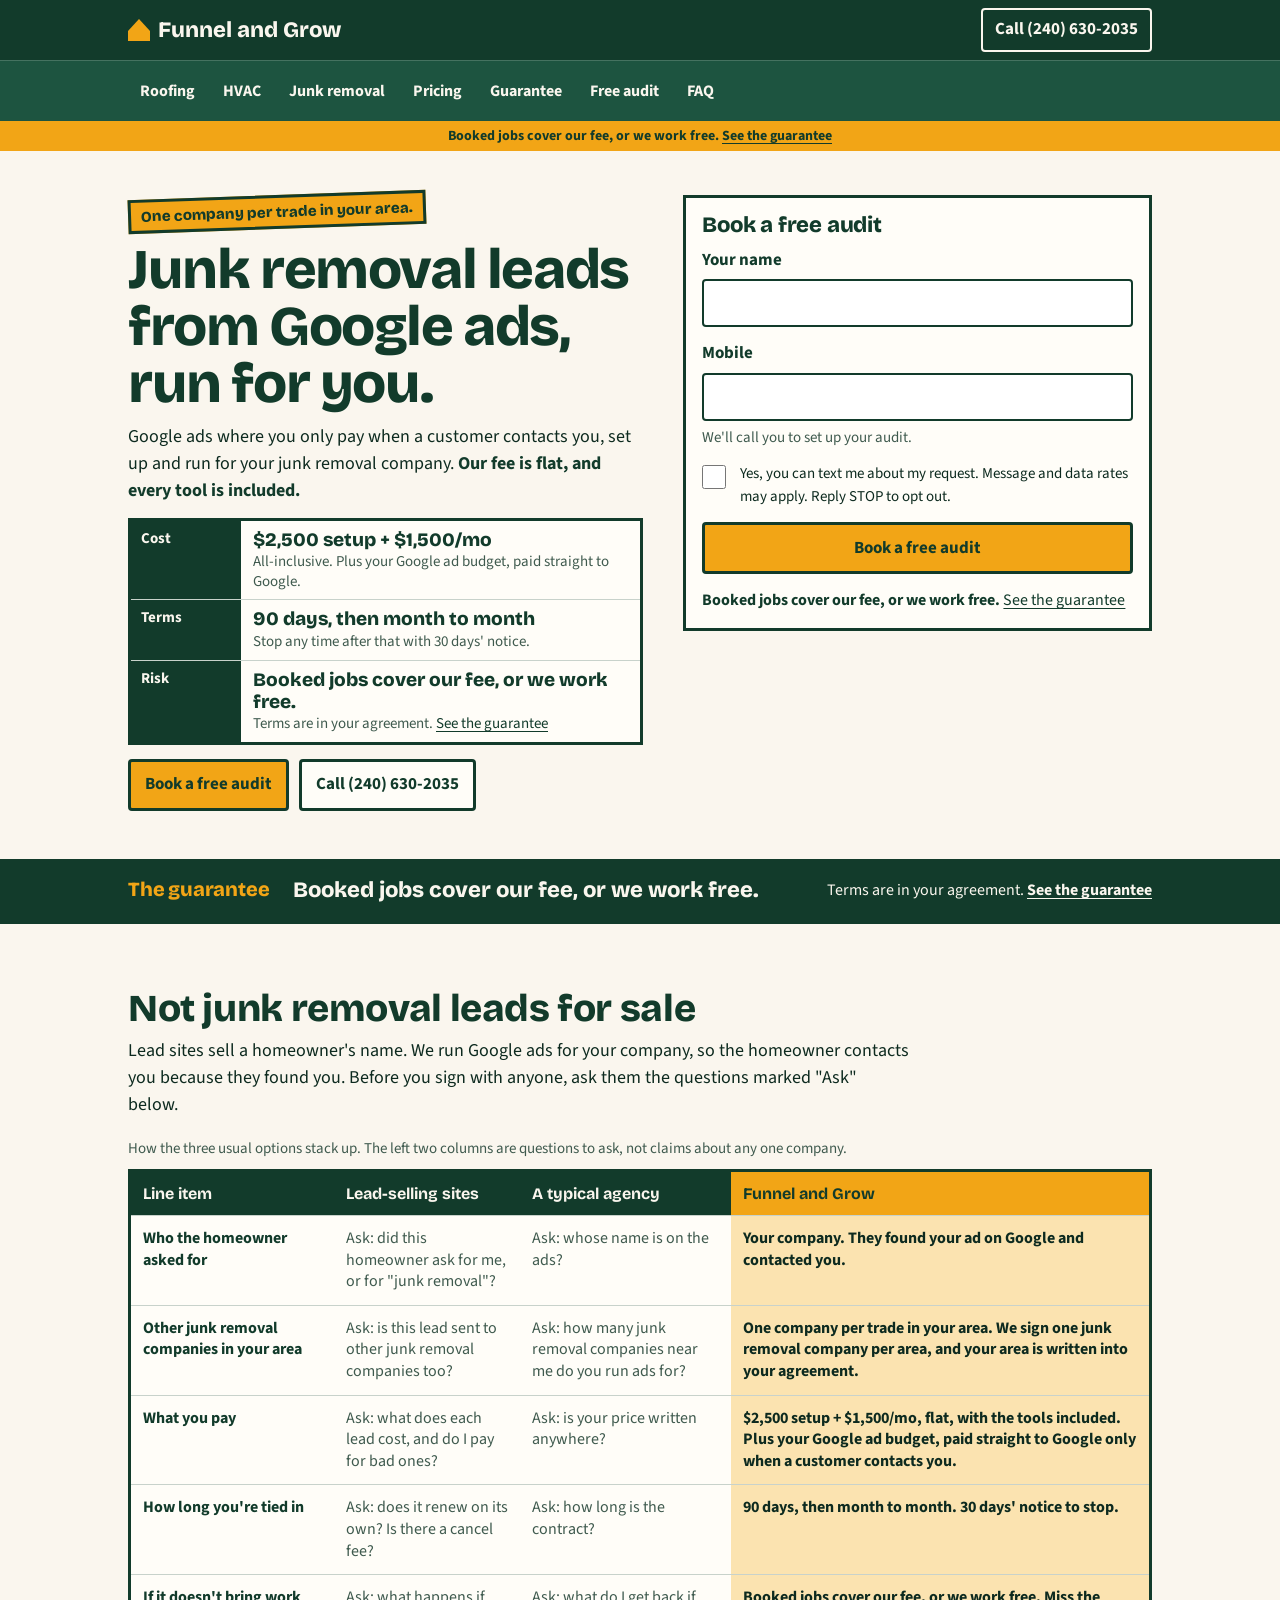
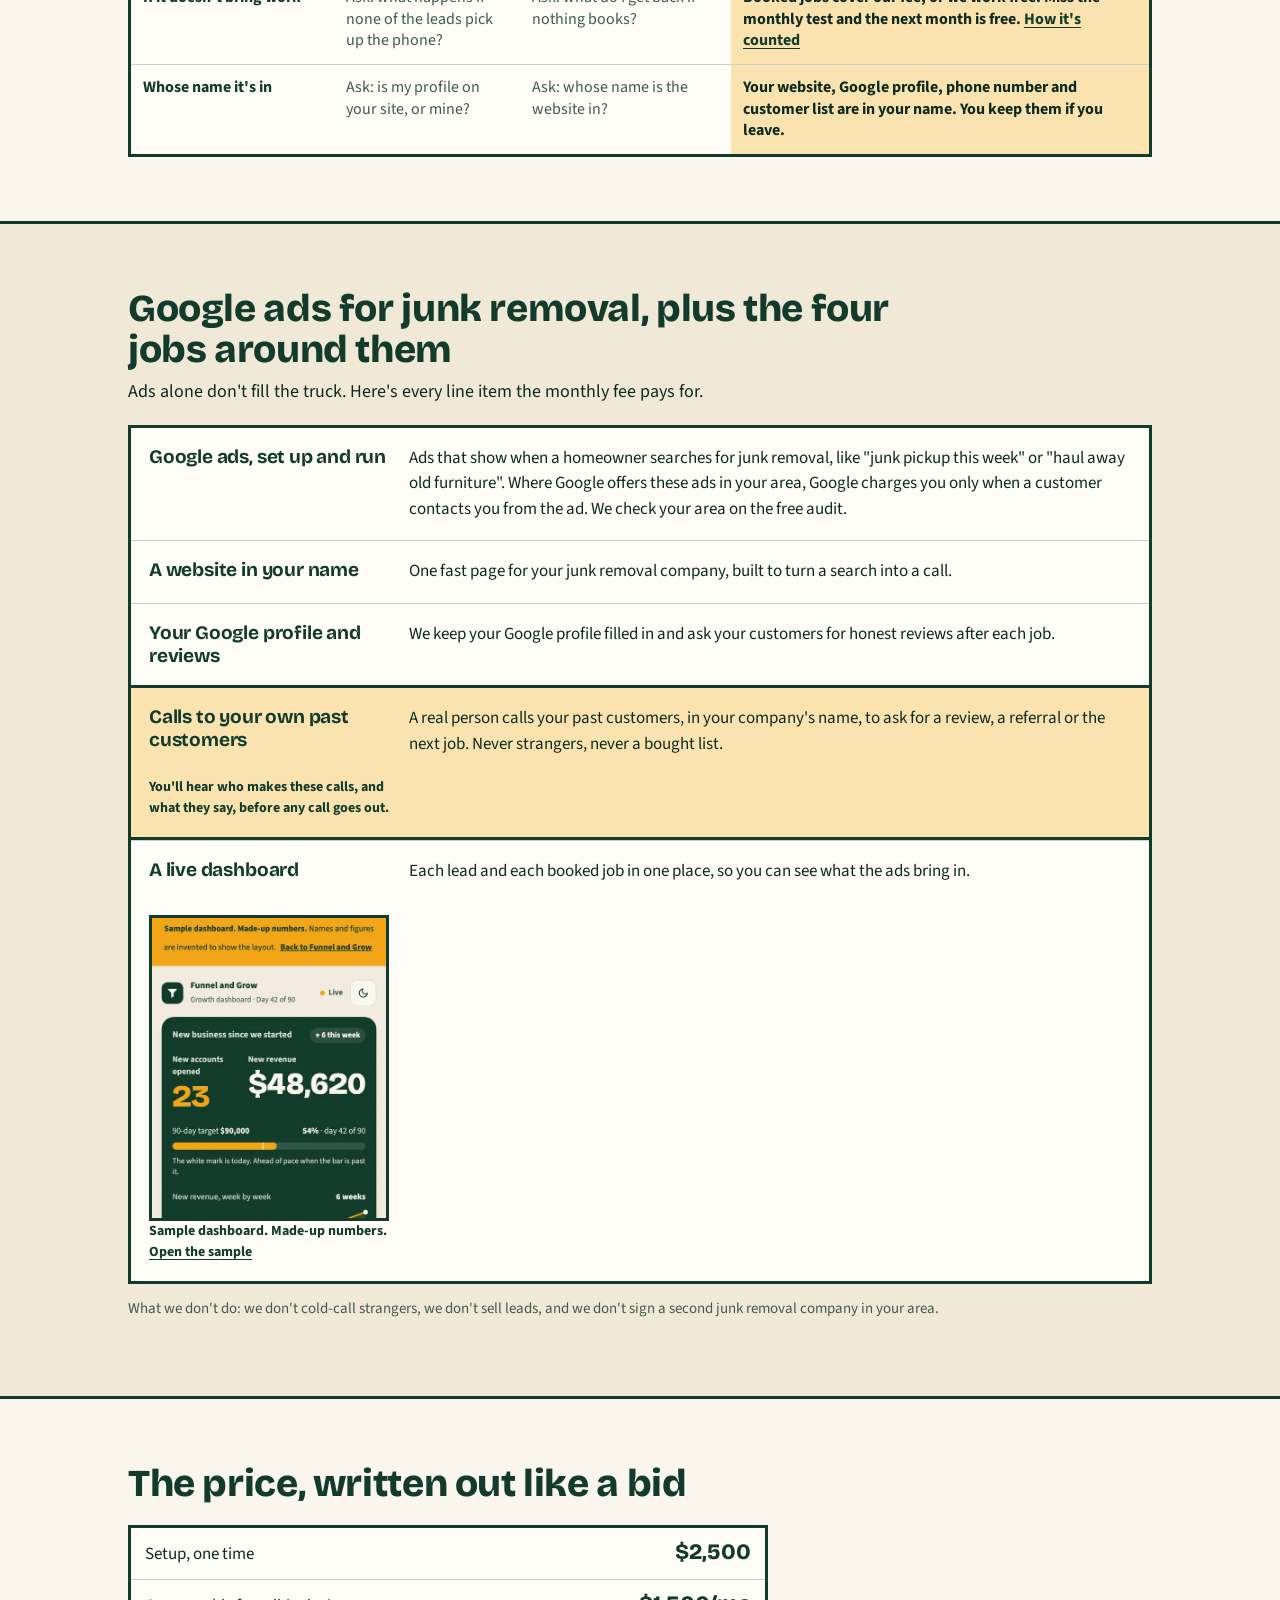
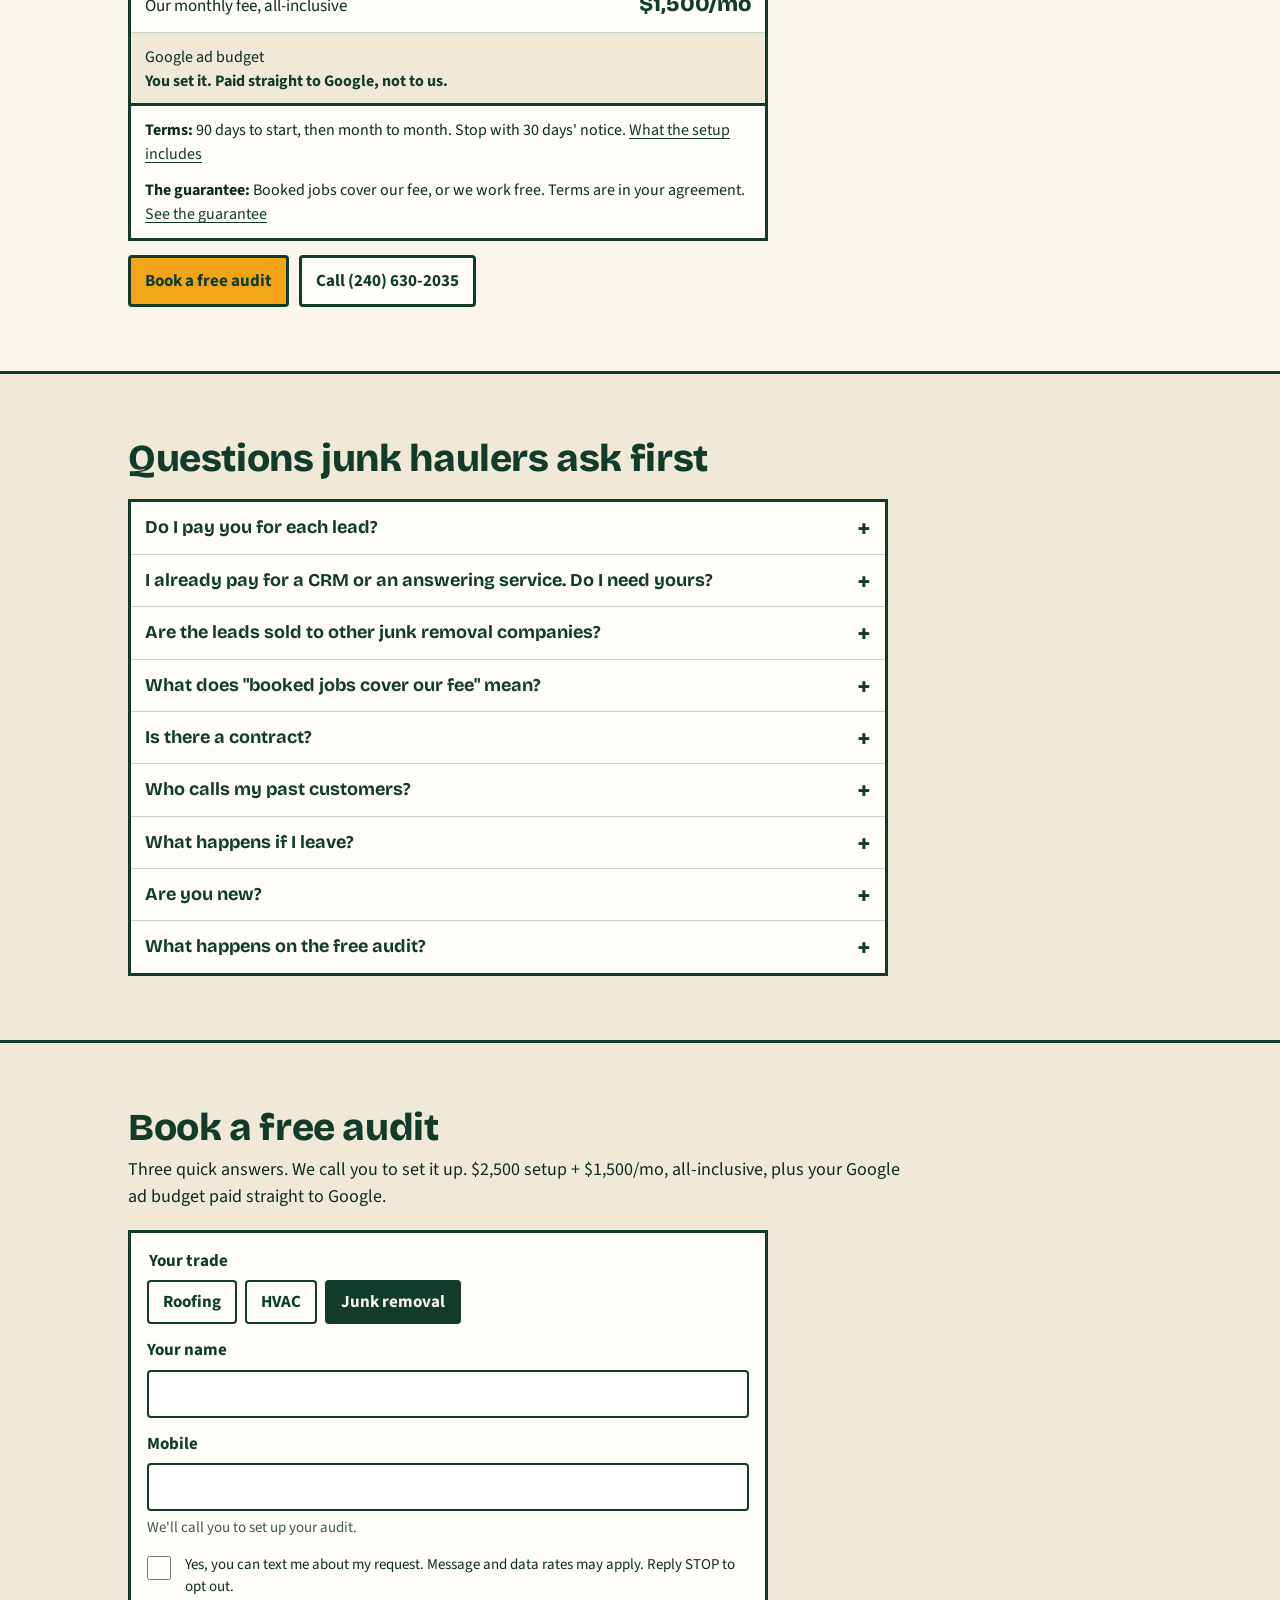
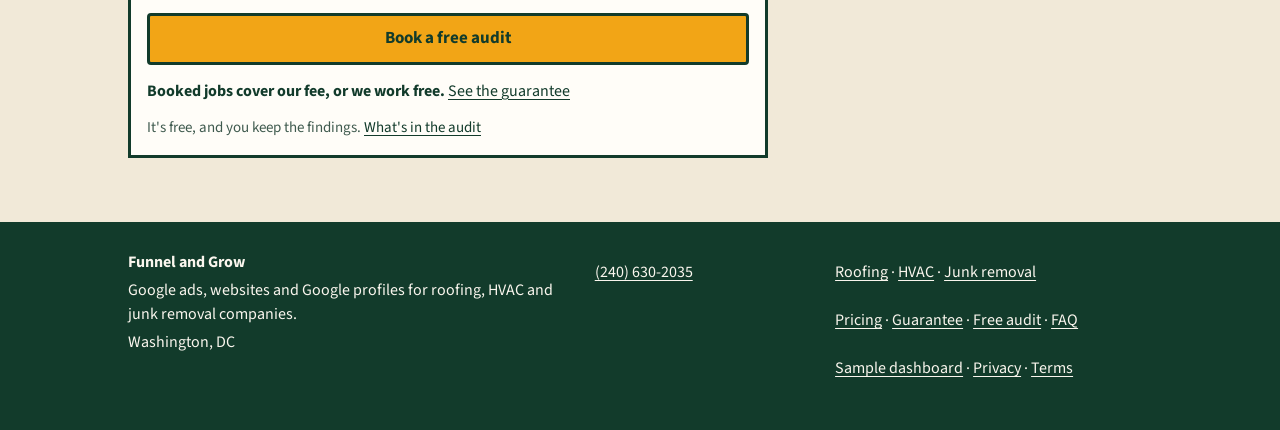
<file: junk-removal.html>
<!doctype html>
<html lang="en">
<head>
<meta name="robots" content="noindex, nofollow">
<meta charset="utf-8">
<meta name="viewport" content="width=device-width, initial-scale=1, viewport-fit=cover">
<link rel="icon" href="assets/favicon.svg" type="image/svg+xml">
<link rel="preload" href="assets/bricolage-grotesque-latin-800-normal.woff2" as="font" type="font/woff2" crossorigin>
<link rel="preload" href="assets/source-sans-3-latin-400-normal.woff2" as="font" type="font/woff2" crossorigin>
<link rel="stylesheet" href="assets/site.css">
<title>Junk removal marketing agency: Google ads, one company per area | Funnel and Grow</title>
<meta name="description" content="Google ads for junk removal where you only pay when a customer contacts you, set up and run by a junk removal marketing agency with a flat fee. One junk removal company per area.">
<link rel="canonical" href="https://funnelandgrow.com/junk-removal.html">
</head>
<body>
<a class="skip" href="#main">Skip to content</a>
<header class="top">
  <div class="wrap">
    <a class="brand" href="index.html"><i aria-hidden="true"></i>Funnel and Grow</a>
    <a class="call" href="tel:+12406302035">Call (240) 630-2035</a>
  </div>
  <nav class="nav" aria-label="Main"><div class="wrap">
    <a href="roofing.html">Roofing</a><a href="hvac.html">HVAC</a><a href="junk-removal.html">Junk removal</a><a href="pricing.html">Pricing</a><a href="guarantee.html">Guarantee</a><a href="free-audit.html">Free audit</a><a href="faq.html">FAQ</a>
  </div></nav>
</header>
<div class="topline"><div class="wrap">Booked jobs cover our fee, or we work free. <a href="guarantee.html">See the guarantee</a></div></div>
<main id="main">
<section class="hero">
  <div class="wrap hero-grid">
    <div>
      <p class="stamp">One company per trade in your area.</p>
      <h1>Junk removal leads from Google ads, run for you.</h1>
      <p class="lede">Google ads where you only pay when a customer contacts you, set up and run for your junk removal company. <b>Our fee is flat, and every tool is included.</b></p>
      <div class="bid" aria-label="The offer, line by line">
  <dl>
    <div class="row"><dt>Cost</dt><dd><strong>$2,500 setup + $1,500/mo</strong><small>All-inclusive. Plus your Google ad budget, paid straight to Google.</small></dd></div>
    <div class="row"><dt>Terms</dt><dd><strong>90 days, then month to month</strong><small>Stop any time after that with 30 days' notice.</small></dd></div>
    <div class="row"><dt>Risk</dt><dd><strong>Booked jobs cover our fee, or we work free.</strong><small>Terms are in your agreement. <a href="guarantee.html">See the guarantee</a></small></dd></div>
  </dl>
</div>
      <div class="ctas"><a class="btn btn-main" href="#audit">Book a free audit</a><a class="btn btn-alt" href="tel:+12406302035">Call (240) 630-2035</a></div>
    </div>
    <div class="form-box">
      <h2 style="font-size:22px;margin-bottom:10px">Book a free audit</h2>
      <form class="audit-form" action="https://formsubmit.co/charleswest.202@gmail.com" method="post" data-form="audit" data-ajax="https://formsubmit.co/ajax/charleswest.202@gmail.com">
        <input type="hidden" name="page" value="junk-removal">
        <input type="hidden" name="_subject" value="New audit request">
        <input type="hidden" name="_template" value="table">
        <input type="hidden" name="_captcha" value="false">
        <!-- spam trap: hidden from people; FormSubmit drops any submission where a bot fills it -->
        <div class="trap" aria-hidden="true"><label for="q-honey">Leave this empty</label><input type="text" id="q-honey" name="_honey" tabindex="-1" autocomplete="off"></div>
                <input type="hidden" name="trade" value="Junk removal">
        <div><label class="l" for="q-name">Your name</label><input id="q-name" name="name" type="text" autocomplete="name" required></div>
        <div><label class="l" for="q-tel">Mobile</label><input id="q-tel" name="mobile" type="tel" autocomplete="tel" required>
          <p class="hint">We'll call you to set up your audit.</p></div>
        <label class="check"><input type="checkbox" name="sms_ok" value="yes"><span>Yes, you can text me about my request. Message and data rates may apply. Reply STOP to opt out.</span></label>
        <p class="form-status" role="alert" hidden>That didn't go through. Call or text <a href="tel:+12406302035">(240) 630-2035</a> and we'll set it up by hand.</p>
        <button class="btn btn-main" type="submit">Book a free audit</button>
        <p class="under">Booked jobs cover our fee, or we work free. <a href="guarantee.html">See the guarantee</a></p>
      </form>
    </div>
  </div>
</section>

<section class="gstrip" aria-labelledby="g-h">
  <div class="wrap">
    <h2 id="g-h">The guarantee</h2>
    <p>Booked jobs cover our fee, or we work free.</p>
    <small>Terms are in your agreement. <a href="guarantee.html">See the guarantee</a></small>
  </div>
</section>

<section class="sec" aria-labelledby="cmp-h">
  <div class="wrap">
    <div class="sec-head">
      <h2 id="cmp-h">Not junk removal leads for sale</h2>
      <p>Lead sites sell a homeowner's name. We run Google ads for your company, so the homeowner contacts you because they found you. Before you sign with anyone, ask them the questions marked "Ask" below.</p>
    </div>
    <table class="cmp">
      <caption>How the three usual options stack up. The left two columns are questions to ask, not claims about any one company.</caption>
      <thead><tr><th scope="col">Line item</th><th scope="col">Lead-selling sites</th><th scope="col">A typical agency</th><th scope="col" class="us">Funnel and Grow</th></tr></thead>
      <tbody>
        <tr><th scope="row">Who the homeowner asked for</th>
          <td data-col="Lead sites" class="ask">Ask: did this homeowner ask for me, or for "junk removal"?</td>
          <td data-col="Agency" class="ask">Ask: whose name is on the ads?</td>
          <td data-col="Funnel and Grow" class="us">Your company. They found your ad on Google and contacted you.</td></tr>
        <tr><th scope="row">Other junk removal companies in your area</th>
          <td data-col="Lead sites" class="ask">Ask: is this lead sent to other junk removal companies too?</td>
          <td data-col="Agency" class="ask">Ask: how many junk removal companies near me do you run ads for?</td>
          <td data-col="Funnel and Grow" class="us">One company per trade in your area. We sign one junk removal company per area, and your area is written into your agreement.</td></tr>
        <tr><th scope="row">What you pay</th>
          <td data-col="Lead sites" class="ask">Ask: what does each lead cost, and do I pay for bad ones?</td>
          <td data-col="Agency" class="ask">Ask: is your price written anywhere?</td>
          <td data-col="Funnel and Grow" class="us">$2,500 setup + $1,500/mo, flat, with the tools included. Plus your Google ad budget, paid straight to Google only when a customer contacts you.</td></tr>
        <tr><th scope="row">How long you're tied in</th>
          <td data-col="Lead sites" class="ask">Ask: does it renew on its own? Is there a cancel fee?</td>
          <td data-col="Agency" class="ask">Ask: how long is the contract?</td>
          <td data-col="Funnel and Grow" class="us">90 days, then month to month. 30 days' notice to stop.</td></tr>
        <tr><th scope="row">If it doesn't bring work</th>
          <td data-col="Lead sites" class="ask">Ask: what happens if none of the leads pick up the phone?</td>
          <td data-col="Agency" class="ask">Ask: what do I get back if nothing books?</td>
          <td data-col="Funnel and Grow" class="us">Booked jobs cover our fee, or we work free. Miss the monthly test and the next month is free. <a href="guarantee.html#counted">How it's counted</a></td></tr>
        <tr><th scope="row">Whose name it's in</th>
          <td data-col="Lead sites" class="ask">Ask: is my profile on your site, or mine?</td>
          <td data-col="Agency" class="ask">Ask: whose name is the website in?</td>
          <td data-col="Funnel and Grow" class="us">Your website, Google profile, phone number and customer list are in your name. You keep them if you leave.</td></tr>
      </tbody>
    </table>
  </div>
</section>

<section class="sec alt" aria-labelledby="get-h">
  <div class="wrap">
    <div class="sec-head">
      <h2 id="get-h">Google ads for junk removal, plus the four jobs around them</h2>
      <p>Ads alone don't fill the truck. Here's every line item the monthly fee pays for.</p>
    </div>
    <div class="spec">
      <div class="item"><h3>Google ads, set up and run</h3><p>Ads that show when a homeowner searches for junk removal, like "junk pickup this week" or "haul away old furniture". Where Google offers these ads in your area, Google charges you only when a customer contacts you from the ad. We check your area on the free audit.</p></div>
      <div class="item"><h3>A website in your name</h3><p>One fast page for your junk removal company, built to turn a search into a call.</p></div>
      <div class="item"><h3>Your Google profile and reviews</h3><p>We keep your Google profile filled in and ask your customers for honest reviews after each job.</p></div>
      <div class="item key"><h3>Calls to your own past customers</h3><p>A real person calls your past customers, in your company's name, to ask for a review, a referral or the next job. Never strangers, never a bought list.</p><p class="tag">You'll hear who makes these calls, and what they say, before any call goes out.</p></div>
      <div class="item"><h3>A live dashboard</h3><p>Each lead and each booked job in one place, so you can see what the ads bring in.</p>
        <div class="dash"><a href="dashboard.html"><img src="assets/dashboard-sample.webp" width="520" height="667" alt="Sample dashboard screen with made-up numbers: new accounts, revenue, leads in and jobs booked" loading="lazy"></a><p class="cap">Sample dashboard. Made-up numbers. <a href="dashboard.html">Open the sample</a></p></div></div>
    </div>
    <p class="note" style="margin-top:14px">What we don't do: we don't cold-call strangers, we don't sell leads, and we don't sign a second junk removal company in your area.</p>
  </div>
</section>

<section class="sec" aria-labelledby="price-h">
  <div class="wrap">
    <div class="sec-head"><h2 id="price-h">The price, written out like a bid</h2></div>
    <div class="quote">
      <div class="line"><span>Setup, one time</span><span>$2,500</span></div>
      <div class="line"><span>Our monthly fee, all-inclusive</span><span>$1,500/mo</span></div>
      <div class="line sub"><span>Google ad budget</span><span>You set it. Paid straight to Google, not to us.</span></div>
      <div class="terms">
        <p><b>Terms:</b> 90 days to start, then month to month. Stop with 30 days' notice. <a href="pricing.html">What the setup includes</a></p>
        <p><b>The guarantee:</b> Booked jobs cover our fee, or we work free. Terms are in your agreement. <a href="guarantee.html">See the guarantee</a></p>
      </div>
    </div>
    <div class="ctas"><a class="btn btn-main" href="#audit">Book a free audit</a><a class="btn btn-alt" href="tel:+12406302035">Call (240) 630-2035</a></div>
  </div>
</section>

<section class="sec alt" aria-labelledby="faq-h">
  <div class="wrap">
    <div class="sec-head"><h2 id="faq-h">Questions junk haulers ask first</h2></div>
    <div class="faq">
      <details><summary>Do I pay you for each lead?</summary><div><p>No. Our fee is flat, $2,500 setup + $1,500/mo, with the tools included. Your Google ad budget goes straight to Google, and Google charges it only when a customer contacts you from your ad.</p></div></details>
      <details><summary>I already pay for a CRM or an answering service. Do I need yours?</summary><div><p>Tell us on the audit call what you already use, and we'll go through what overlaps before you sign. The price is the same either way.</p></div></details>
      <details><summary>Are the leads sold to other junk removal companies?</summary><div><p>We don't sell leads, and we sign one junk removal company per area. We can't control everything Google does: Google lets a homeowner ask a few businesses for quotes at once. What we control is who we sign, and in your area that's one junk removal company.</p></div></details>
      <details><summary>What does "booked jobs cover our fee" mean?</summary><div><p>A booked job is a confirmed appointment on your calendar, from a lead our system brought in, that actually happens. Each month after the ads go live, booked jobs times your average job value have to reach $1,500. If they don't, the next month's fee is free.</p><p><a href="guarantee.html#counted">How it's counted</a></p></div></details>
      <details><summary>Is there a contract?</summary><div><p>Yes, a short one: 90 days to start, then month to month. Stop with 30 days' notice. Nothing renews into another long term.</p></div></details>
      <details><summary>Who calls my past customers?</summary><div><p>A real person, in your company's name, and only your own past customers who bought in the last 18 months. Never strangers, never a bought list. You'll hear who it is and what they say on the audit call, before any call goes out.</p></div></details>
      <details><summary>What happens if I leave?</summary><div><p>Your website, Google profile, phone number and customer list are in your name. You keep them if you leave.</p></div></details>
      <details><summary>Are you new?</summary><div><p>Yes. We don't have client results to show you yet, and we won't pretend to. That's why the guarantee exists.</p></div></details>
      <details><summary>What happens on the free audit?</summary><div><p>We look at your last 90 days (missed calls, jobs booked, average job value), make an after-hours test call to your business line, check your Google profile and website, and check whether Google's ads that charge only when a customer contacts you are available in your area. You keep the findings. <a href="free-audit.html">What's in the audit</a></p></div></details>
    </div>
  </div>
</section>

<section class="sec alt" id="audit" aria-labelledby="audit-h">
  <div class="wrap">
    <div class="sec-head"><h2 id="audit-h">Book a free audit</h2><p>Three quick answers. We call you to set it up. $2,500 setup + $1,500/mo, all-inclusive, plus your Google ad budget paid straight to Google.</p></div>
    <div class="form-box">
      <form class="audit-form" action="https://formsubmit.co/charleswest.202@gmail.com" method="post" data-form="audit" data-ajax="https://formsubmit.co/ajax/charleswest.202@gmail.com">
        <input type="hidden" name="page" value="junk-removal">
        <input type="hidden" name="_subject" value="New audit request">
        <input type="hidden" name="_template" value="table">
        <input type="hidden" name="_captcha" value="false">
        <!-- spam trap: hidden from people; FormSubmit drops any submission where a bot fills it -->
        <div class="trap" aria-hidden="true"><label for="f-honey">Leave this empty</label><input type="text" id="f-honey" name="_honey" tabindex="-1" autocomplete="off"></div>
                <fieldset><legend>Your trade</legend>
          <div class="chips">
            <label><input type="radio" name="trade" value="Roofing" required><span>Roofing</span></label>
            <label><input type="radio" name="trade" value="HVAC"><span>HVAC</span></label>
            <label><input type="radio" name="trade" value="Junk removal" checked><span>Junk removal</span></label>
          </div>
        </fieldset>
        <div><label class="l" for="f-name">Your name</label><input id="f-name" name="name" type="text" autocomplete="name" required></div>
        <div><label class="l" for="f-tel">Mobile</label><input id="f-tel" name="mobile" type="tel" autocomplete="tel" required>
          <p class="hint">We'll call you to set up your audit.</p></div>
        <label class="check"><input type="checkbox" name="sms_ok" value="yes"><span>Yes, you can text me about my request. Message and data rates may apply. Reply STOP to opt out.</span></label>
        <p class="form-status" role="alert" hidden>That didn't go through. Call or text <a href="tel:+12406302035">(240) 630-2035</a> and we'll set it up by hand.</p>
        <button class="btn btn-main" type="submit">Book a free audit</button>
        <p class="under">Booked jobs cover our fee, or we work free. <a href="guarantee.html">See the guarantee</a></p>
        <p class="note" style="margin:0">It's free, and you keep the findings. <a href="free-audit.html">What's in the audit</a></p>
      </form>
    </div>
  </div>
</section>
</main>
<footer class="foot">
  <div class="wrap cols">
    <div><p><b>Funnel and Grow</b></p><p>Google ads, websites and Google profiles for roofing, HVAC and junk removal companies.</p><p>Washington, DC</p></div>
    <div><p><a href="tel:+12406302035">(240) 630-2035</a></p></div>
    <div><p><a href="roofing.html">Roofing</a> &middot; <a href="hvac.html">HVAC</a> &middot; <a href="junk-removal.html">Junk removal</a></p><p><a href="pricing.html">Pricing</a> &middot; <a href="guarantee.html">Guarantee</a> &middot; <a href="free-audit.html">Free audit</a> &middot; <a href="faq.html">FAQ</a></p><p><a href="dashboard.html">Sample dashboard</a> &middot; <a href="privacy.html">Privacy</a> &middot; <a href="terms.html">Terms</a></p></div>
  </div>
</footer>
<script src="assets/form.js" defer></script>
</body>
</html>
</file>
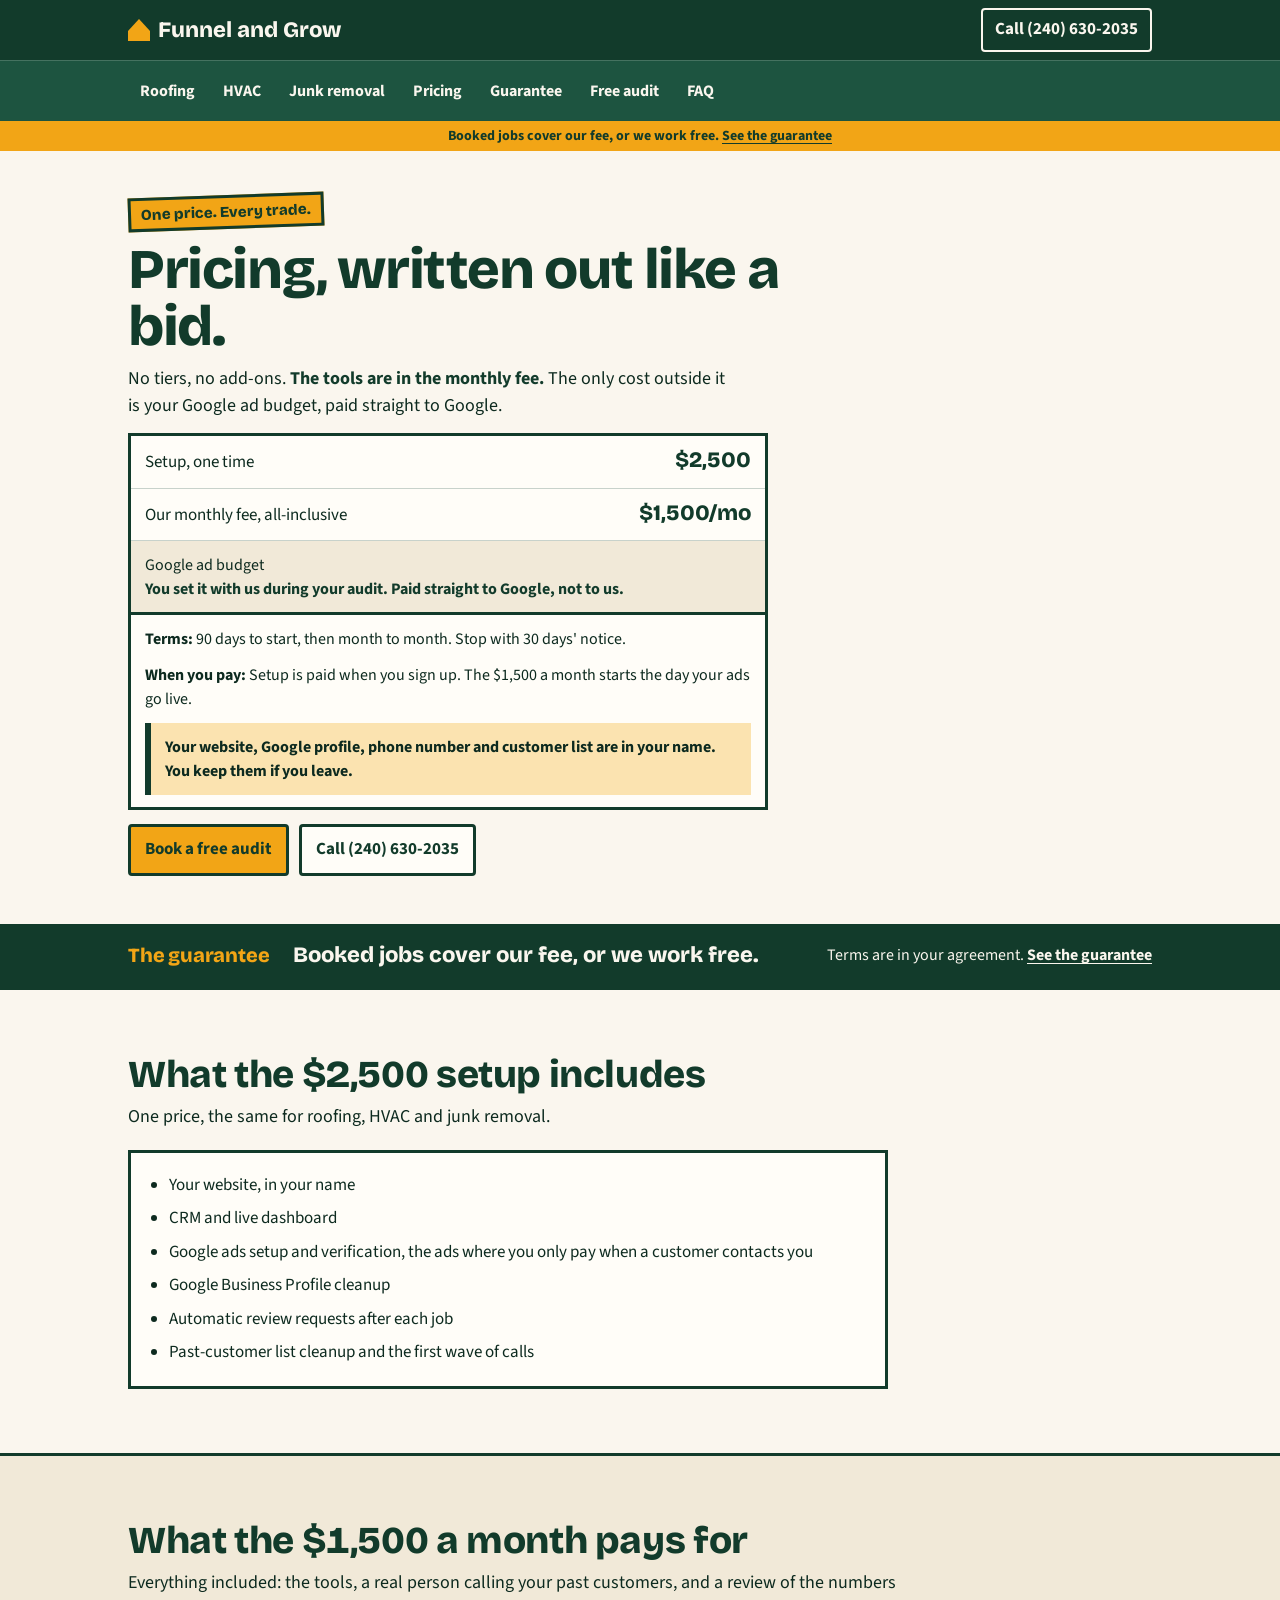
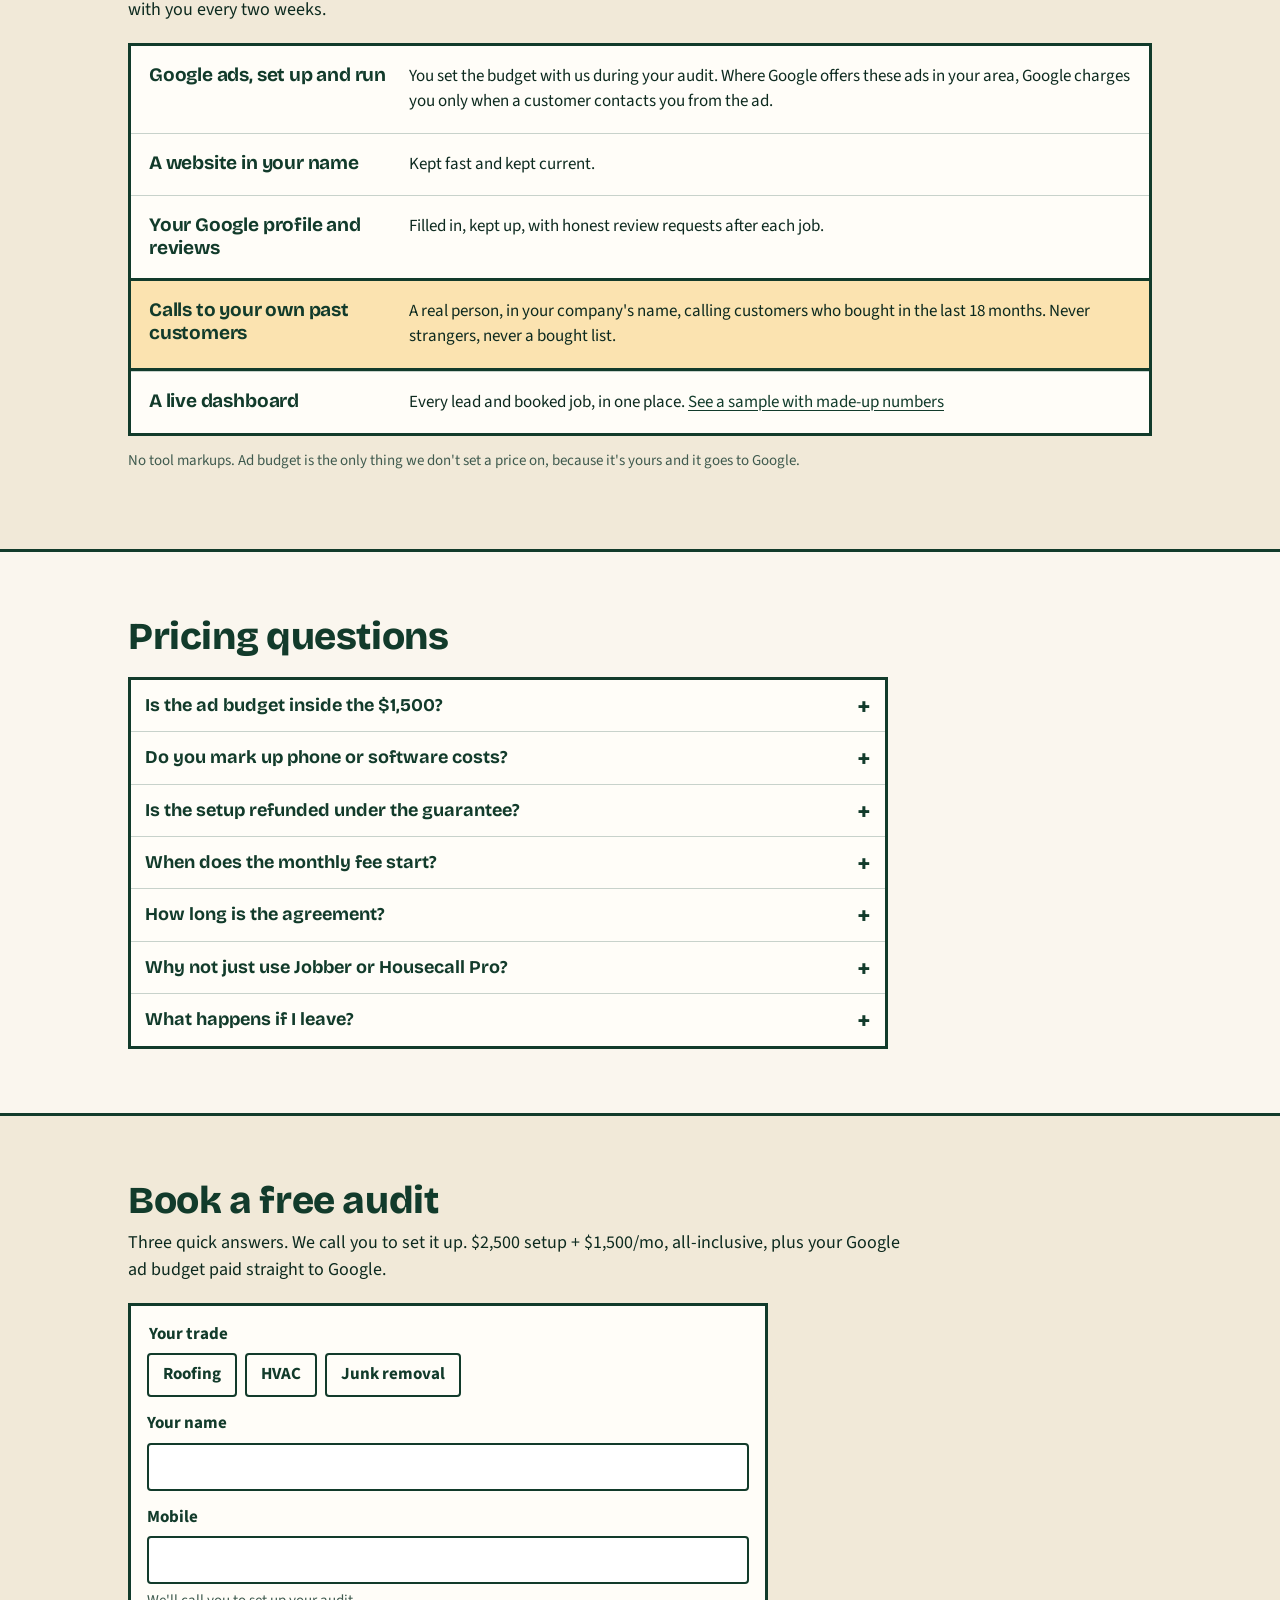
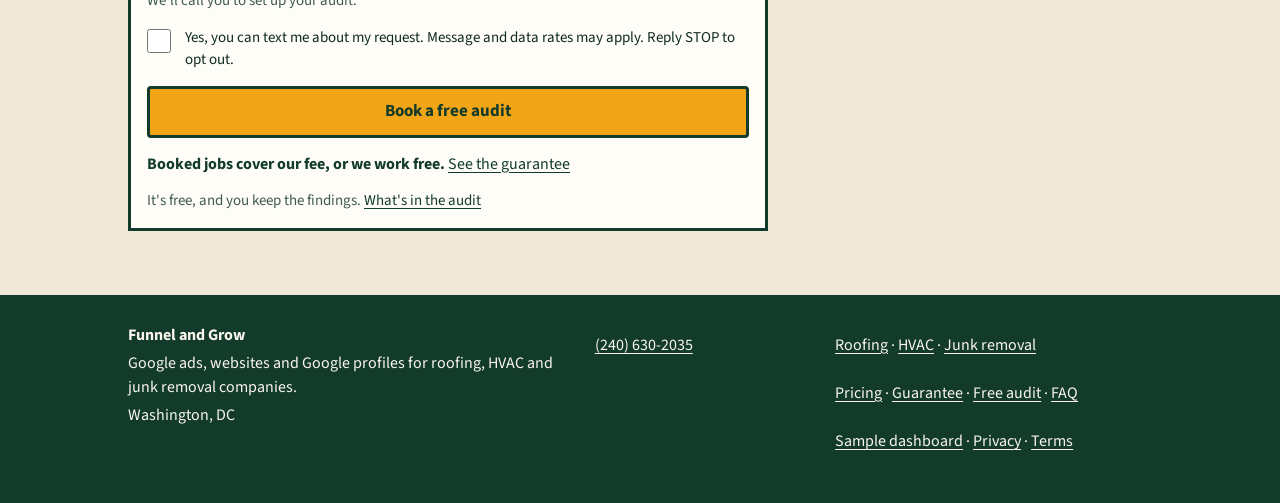
<file: pricing.html>
<!doctype html>
<html lang="en">
<head>
<meta name="robots" content="noindex, nofollow">
<meta charset="utf-8">
<meta name="viewport" content="width=device-width, initial-scale=1, viewport-fit=cover">
<link rel="icon" href="assets/favicon.svg" type="image/svg+xml">
<link rel="preload" href="assets/bricolage-grotesque-latin-800-normal.woff2" as="font" type="font/woff2" crossorigin>
<link rel="preload" href="assets/source-sans-3-latin-400-normal.woff2" as="font" type="font/woff2" crossorigin>
<link rel="stylesheet" href="assets/site.css">
<title>Pricing: $2,500 setup + $1,500/mo, all-inclusive | Funnel and Grow</title>
<meta name="description" content="$2,500 setup, then $1,500 a month per company with every tool included. Google ad budget is separate and paid straight to Google. 90 days to start, then month to month with 30 days' notice.">
<link rel="canonical" href="https://funnelandgrow.com/pricing.html">
</head>
<body>
<a class="skip" href="#main">Skip to content</a>
<header class="top">
  <div class="wrap">
    <a class="brand" href="index.html"><i aria-hidden="true"></i>Funnel and Grow</a>
    <a class="call" href="tel:+12406302035">Call (240) 630-2035</a>
  </div>
  <nav class="nav" aria-label="Main"><div class="wrap">
    <a href="roofing.html">Roofing</a><a href="hvac.html">HVAC</a><a href="junk-removal.html">Junk removal</a><a href="pricing.html">Pricing</a><a href="guarantee.html">Guarantee</a><a href="free-audit.html">Free audit</a><a href="faq.html">FAQ</a>
  </div></nav>
</header>
<div class="topline"><div class="wrap">Booked jobs cover our fee, or we work free. <a href="guarantee.html">See the guarantee</a></div></div>
<main id="main">
<section class="hero">
  <div class="wrap hero-grid one">
    <div>
      <p class="stamp">One price. Every trade.</p>
      <h1>Pricing, written out like a bid.</h1>
      <p class="lede">No tiers, no add-ons. <b>The tools are in the monthly fee.</b> The only cost outside it is your Google ad budget, paid straight to Google.</p>
      <div class="quote">
        <div class="line"><span>Setup, one time</span><span>$2,500</span></div>
        <div class="line"><span>Our monthly fee, all-inclusive</span><span>$1,500/mo</span></div>
        <div class="line sub"><span>Google ad budget</span><span>You set it with us during your audit. Paid straight to Google, not to us.</span></div>
        <div class="terms">
          <p><b>Terms:</b> 90 days to start, then month to month. Stop with 30 days' notice.</p>
          <p><b>When you pay:</b> Setup is paid when you sign up. The $1,500 a month starts the day your ads go live.</p>
          <p class="keeps">Your website, Google profile, phone number and customer list are in your name. You keep them if you leave.</p>
        </div>
      </div>
      <div class="ctas"><a class="btn btn-main" href="#audit">Book a free audit</a><a class="btn btn-alt" href="tel:+12406302035">Call (240) 630-2035</a></div>
    </div>
  </div>
</section>

<section class="gstrip" aria-labelledby="g-h">
  <div class="wrap">
    <h2 id="g-h">The guarantee</h2>
    <p>Booked jobs cover our fee, or we work free.</p>
    <small>Terms are in your agreement. <a href="guarantee.html">See the guarantee</a></small>
  </div>
</section>

<section class="sec" aria-labelledby="setup-h">
  <div class="wrap">
    <div class="sec-head"><h2 id="setup-h">What the $2,500 setup includes</h2><p>One price, the same for roofing, HVAC and junk removal.</p></div>
    <div class="frame">
      <ul>
        <li>Your website, in your name</li>
        <li>CRM and live dashboard</li>
        <li>Google ads setup and verification, the ads where you only pay when a customer contacts you</li>
        <li>Google Business Profile cleanup</li>
        <li>Automatic review requests after each job</li>
        <li>Past-customer list cleanup and the first wave of calls</li>
      </ul>
    </div>
  </div>
</section>

<section class="sec alt" aria-labelledby="month-h">
  <div class="wrap">
    <div class="sec-head"><h2 id="month-h">What the $1,500 a month pays for</h2><p>Everything included: the tools, a real person calling your past customers, and a review of the numbers with you every two weeks.</p></div>
    <div class="spec">
      <div class="item"><h3>Google ads, set up and run</h3><p>You set the budget with us during your audit. Where Google offers these ads in your area, Google charges you only when a customer contacts you from the ad.</p></div>
      <div class="item"><h3>A website in your name</h3><p>Kept fast and kept current.</p></div>
      <div class="item"><h3>Your Google profile and reviews</h3><p>Filled in, kept up, with honest review requests after each job.</p></div>
      <div class="item key"><h3>Calls to your own past customers</h3><p>A real person, in your company's name, calling customers who bought in the last 18 months. Never strangers, never a bought list.</p></div>
      <div class="item"><h3>A live dashboard</h3><p>Every lead and booked job, in one place. <a href="dashboard.html">See a sample with made-up numbers</a></p></div>
    </div>
    <p class="note" style="margin-top:14px">No tool markups. Ad budget is the only thing we don't set a price on, because it's yours and it goes to Google.</p>
  </div>
</section>

<section class="sec" aria-labelledby="pfaq-h">
  <div class="wrap">
    <div class="sec-head"><h2 id="pfaq-h">Pricing questions</h2></div>
    <div class="faq">
      <details><summary>Is the ad budget inside the $1,500?</summary><div><p>No. The $1,500/mo is our fee, with every tool included. Your Google ad budget is on top, paid straight to Google. Before you spend anything, we go through Google's own cost estimate for your area with you during the audit.</p></div></details>
      <details><summary>Do you mark up phone or software costs?</summary><div><p>No. Tools are included in the $1,500. The only cost outside our fee is your Google ad budget.</p></div></details>
      <details><summary>Is the setup refunded under the guarantee?</summary><div><p>No. If we miss the monthly test, the next month's $1,500 fee is free. The setup is not refunded, and your Google ad budget stays yours. <a href="guarantee.html#counted">How it's counted</a></p></div></details>
      <details><summary>When does the monthly fee start?</summary><div><p>Setup is paid when you sign up. The $1,500 a month starts the day your ads go live.</p></div></details>
      <details><summary>How long is the agreement?</summary><div><p>90 days to start, then month to month with 30 days' notice. Nothing renews into another long term.</p></div></details>
      <details><summary>Why not just use Jobber or Housecall Pro?</summary><div><p>Keep them. Jobber and Housecall Pro organize the jobs you already have: scheduling, quotes and invoices. We bring you new jobs: the Google ads, the follow-up calls and the booking. Many owners use both.</p></div></details>
      <details><summary>What happens if I leave?</summary><div><p>Your website, Google profile, phone number and customer list are in your name. You keep them if you leave.</p></div></details>
    </div>
  </div>
</section>

<section class="sec alt" id="audit" aria-labelledby="audit-h">
  <div class="wrap">
    <div class="sec-head"><h2 id="audit-h">Book a free audit</h2><p>Three quick answers. We call you to set it up. $2,500 setup + $1,500/mo, all-inclusive, plus your Google ad budget paid straight to Google.</p></div>
    <div class="form-box">
      <form class="audit-form" action="https://formsubmit.co/charleswest.202@gmail.com" method="post" data-form="audit" data-ajax="https://formsubmit.co/ajax/charleswest.202@gmail.com">
        <input type="hidden" name="page" value="pricing">
        <input type="hidden" name="_subject" value="New audit request">
        <input type="hidden" name="_template" value="table">
        <input type="hidden" name="_captcha" value="false">
        <!-- spam trap: hidden from people; FormSubmit drops any submission where a bot fills it -->
        <div class="trap" aria-hidden="true"><label for="f-honey">Leave this empty</label><input type="text" id="f-honey" name="_honey" tabindex="-1" autocomplete="off"></div>
                <fieldset><legend>Your trade</legend>
          <div class="chips">
            <label><input type="radio" name="trade" value="Roofing" required><span>Roofing</span></label>
            <label><input type="radio" name="trade" value="HVAC"><span>HVAC</span></label>
            <label><input type="radio" name="trade" value="Junk removal"><span>Junk removal</span></label>
          </div>
        </fieldset>
        <div><label class="l" for="f-name">Your name</label><input id="f-name" name="name" type="text" autocomplete="name" required></div>
        <div><label class="l" for="f-tel">Mobile</label><input id="f-tel" name="mobile" type="tel" autocomplete="tel" required>
          <p class="hint">We'll call you to set up your audit.</p></div>
        <label class="check"><input type="checkbox" name="sms_ok" value="yes"><span>Yes, you can text me about my request. Message and data rates may apply. Reply STOP to opt out.</span></label>
        <p class="form-status" role="alert" hidden>That didn't go through. Call or text <a href="tel:+12406302035">(240) 630-2035</a> and we'll set it up by hand.</p>
        <button class="btn btn-main" type="submit">Book a free audit</button>
        <p class="under">Booked jobs cover our fee, or we work free. <a href="guarantee.html">See the guarantee</a></p>
        <p class="note" style="margin:0">It's free, and you keep the findings. <a href="free-audit.html">What's in the audit</a></p>
      </form>
    </div>
  </div>
</section>
</main>
<footer class="foot">
  <div class="wrap cols">
    <div><p><b>Funnel and Grow</b></p><p>Google ads, websites and Google profiles for roofing, HVAC and junk removal companies.</p><p>Washington, DC</p></div>
    <div><p><a href="tel:+12406302035">(240) 630-2035</a></p></div>
    <div><p><a href="roofing.html">Roofing</a> &middot; <a href="hvac.html">HVAC</a> &middot; <a href="junk-removal.html">Junk removal</a></p><p><a href="pricing.html">Pricing</a> &middot; <a href="guarantee.html">Guarantee</a> &middot; <a href="free-audit.html">Free audit</a> &middot; <a href="faq.html">FAQ</a></p><p><a href="dashboard.html">Sample dashboard</a> &middot; <a href="privacy.html">Privacy</a> &middot; <a href="terms.html">Terms</a></p></div>
  </div>
</footer>
<script src="assets/form.js" defer></script>
</body>
</html>
</file>
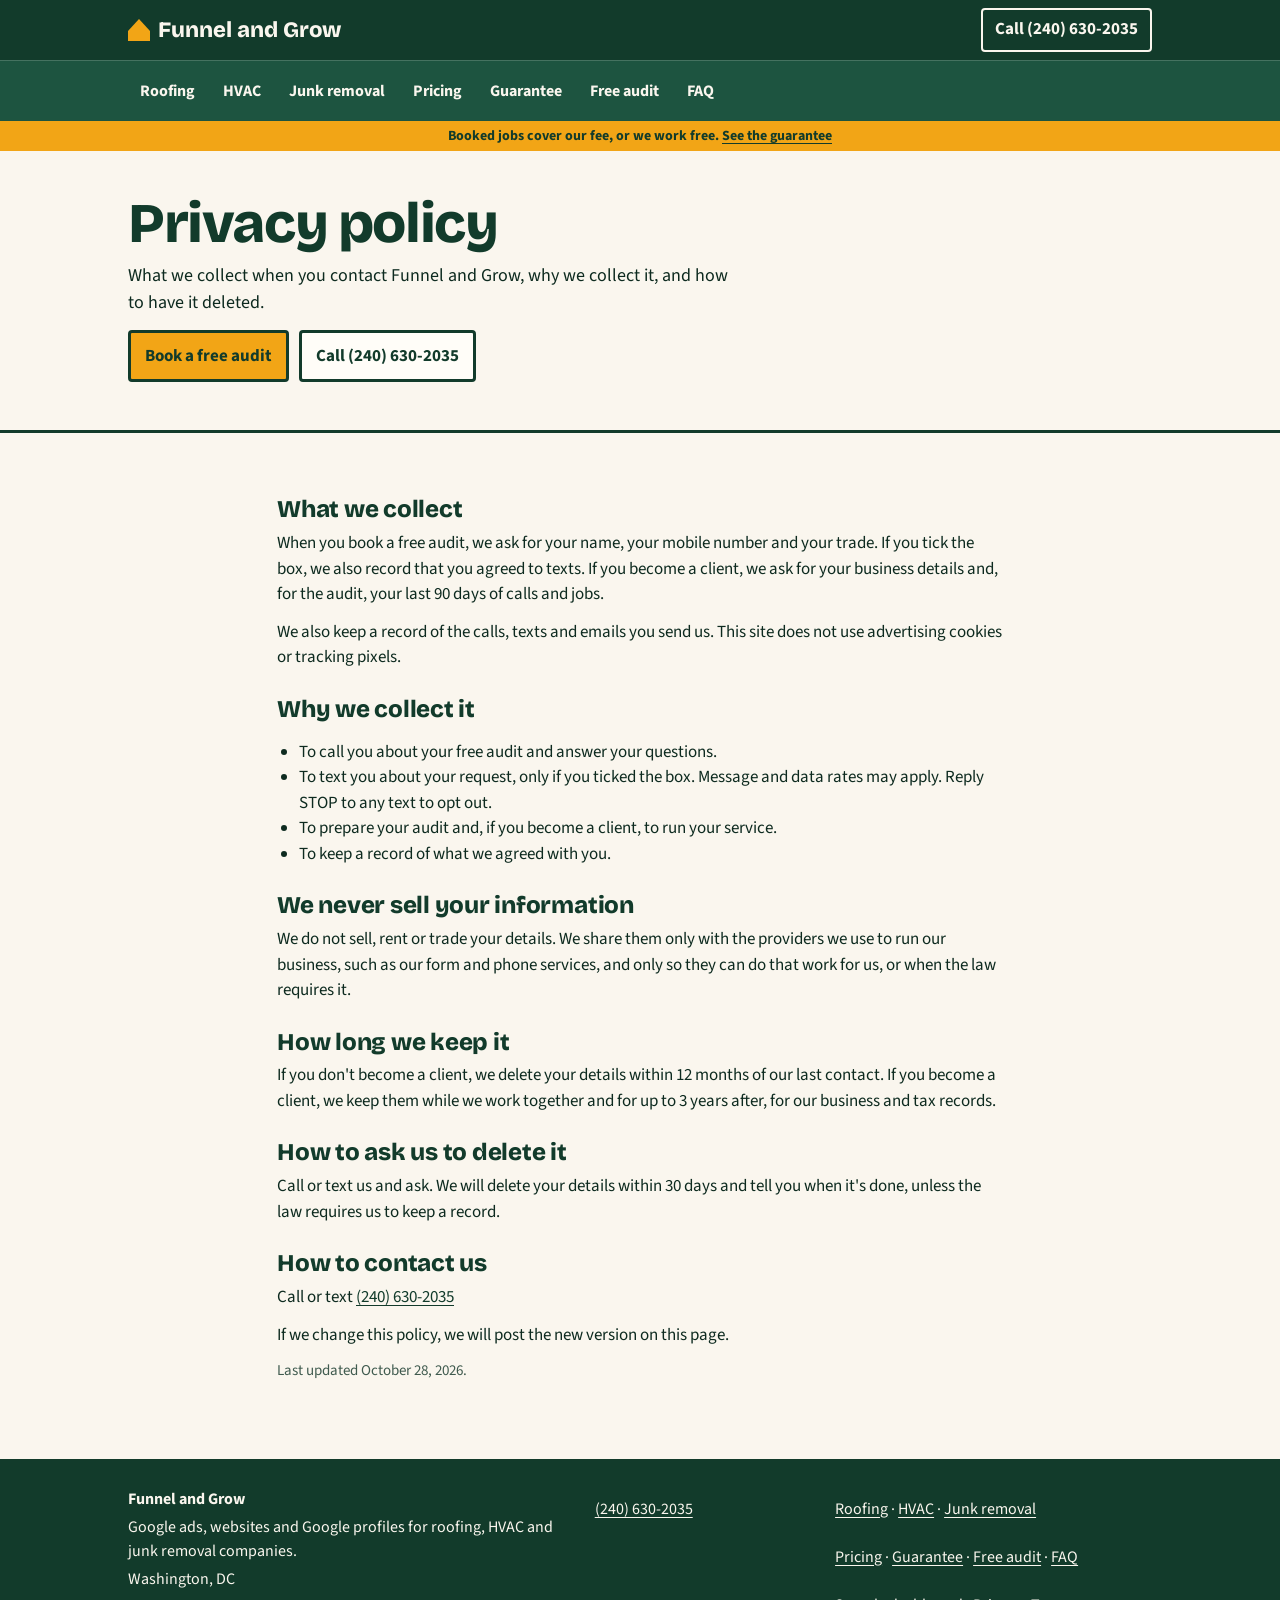
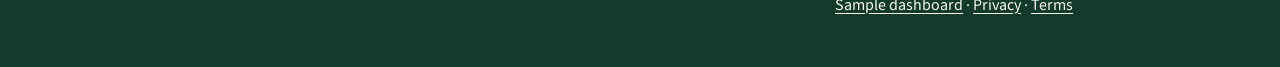
<file: privacy.html>
<!doctype html>
<html lang="en">
<head>
<meta name="robots" content="noindex, nofollow">
<meta charset="utf-8">
<meta name="viewport" content="width=device-width, initial-scale=1, viewport-fit=cover">
<link rel="icon" href="assets/favicon.svg" type="image/svg+xml">
<link rel="preload" href="assets/bricolage-grotesque-latin-800-normal.woff2" as="font" type="font/woff2" crossorigin>
<link rel="preload" href="assets/source-sans-3-latin-400-normal.woff2" as="font" type="font/woff2" crossorigin>
<link rel="stylesheet" href="assets/site.css">
<title>Privacy policy | Funnel and Grow</title>
<meta name="description" content="What Funnel and Grow collects when you book a free audit, why, how long it's kept, and how to have it deleted.">
<link rel="canonical" href="https://funnelandgrow.com/privacy.html">
</head>
<body>
<a class="skip" href="#main">Skip to content</a>
<header class="top">
  <div class="wrap">
    <a class="brand" href="index.html"><i aria-hidden="true"></i>Funnel and Grow</a>
    <a class="call" href="tel:+12406302035">Call (240) 630-2035</a>
  </div>
  <nav class="nav" aria-label="Main"><div class="wrap">
    <a href="roofing.html">Roofing</a><a href="hvac.html">HVAC</a><a href="junk-removal.html">Junk removal</a><a href="pricing.html">Pricing</a><a href="guarantee.html">Guarantee</a><a href="free-audit.html">Free audit</a><a href="faq.html">FAQ</a>
  </div></nav>
</header>
<div class="topline"><div class="wrap">Booked jobs cover our fee, or we work free. <a href="guarantee.html">See the guarantee</a></div></div>
<main id="main">
<section class="hero">
  <div class="wrap hero-grid one">
    <div>
      <h1>Privacy policy</h1>
      <p class="lede">What we collect when you contact Funnel and Grow, why we collect it, and how to have it deleted.</p>
      <div class="ctas"><a class="btn btn-main" href="free-audit.html">Book a free audit</a><a class="btn btn-alt" href="tel:+12406302035">Call (240) 630-2035</a></div>
    </div>
  </div>
</section>
<section class="sec" aria-label="Privacy policy">
  <div class="wrap prose">
    <h2>What we collect</h2>
    <p>When you book a free audit, we ask for your name, your mobile number and your trade. If you tick the box, we also record that you agreed to texts. If you become a client, we ask for your business details and, for the audit, your last 90 days of calls and jobs.</p>
    <p>We also keep a record of the calls, texts and emails you send us. This site does not use advertising cookies or tracking pixels.</p>
    <h2>Why we collect it</h2>
    <ul>
      <li>To call you about your free audit and answer your questions.</li>
      <li>To text you about your request, only if you ticked the box. Message and data rates may apply. Reply STOP to any text to opt out.</li>
      <li>To prepare your audit and, if you become a client, to run your service.</li>
      <li>To keep a record of what we agreed with you.</li>
    </ul>
    <h2>We never sell your information</h2>
    <p>We do not sell, rent or trade your details. We share them only with the providers we use to run our business, such as our form and phone services, and only so they can do that work for us, or when the law requires it.</p>
    <h2>How long we keep it</h2>
    <p>If you don't become a client, we delete your details within 12 months of our last contact. If you become a client, we keep them while we work together and for up to 3 years after, for our business and tax records.</p>
    <h2>How to ask us to delete it</h2>
    <p>Call or text us and ask. We will delete your details within 30 days and tell you when it's done, unless the law requires us to keep a record.</p>
    <h2>How to contact us</h2>
    <p>Call or text <a href="tel:+12406302035">(240) 630-2035</a></p>
    <p>If we change this policy, we will post the new version on this page.</p>
    <p class="note">Last updated October 28, 2026.</p>
  </div>
</section>
</main>
<footer class="foot">
  <div class="wrap cols">
    <div><p><b>Funnel and Grow</b></p><p>Google ads, websites and Google profiles for roofing, HVAC and junk removal companies.</p><p>Washington, DC</p></div>
    <div><p><a href="tel:+12406302035">(240) 630-2035</a></p></div>
    <div><p><a href="roofing.html">Roofing</a> &middot; <a href="hvac.html">HVAC</a> &middot; <a href="junk-removal.html">Junk removal</a></p><p><a href="pricing.html">Pricing</a> &middot; <a href="guarantee.html">Guarantee</a> &middot; <a href="free-audit.html">Free audit</a> &middot; <a href="faq.html">FAQ</a></p><p><a href="dashboard.html">Sample dashboard</a> &middot; <a href="privacy.html">Privacy</a> &middot; <a href="terms.html">Terms</a></p></div>
  </div>
</footer>
<script src="assets/form.js" defer></script>
</body>
</html>
</file>
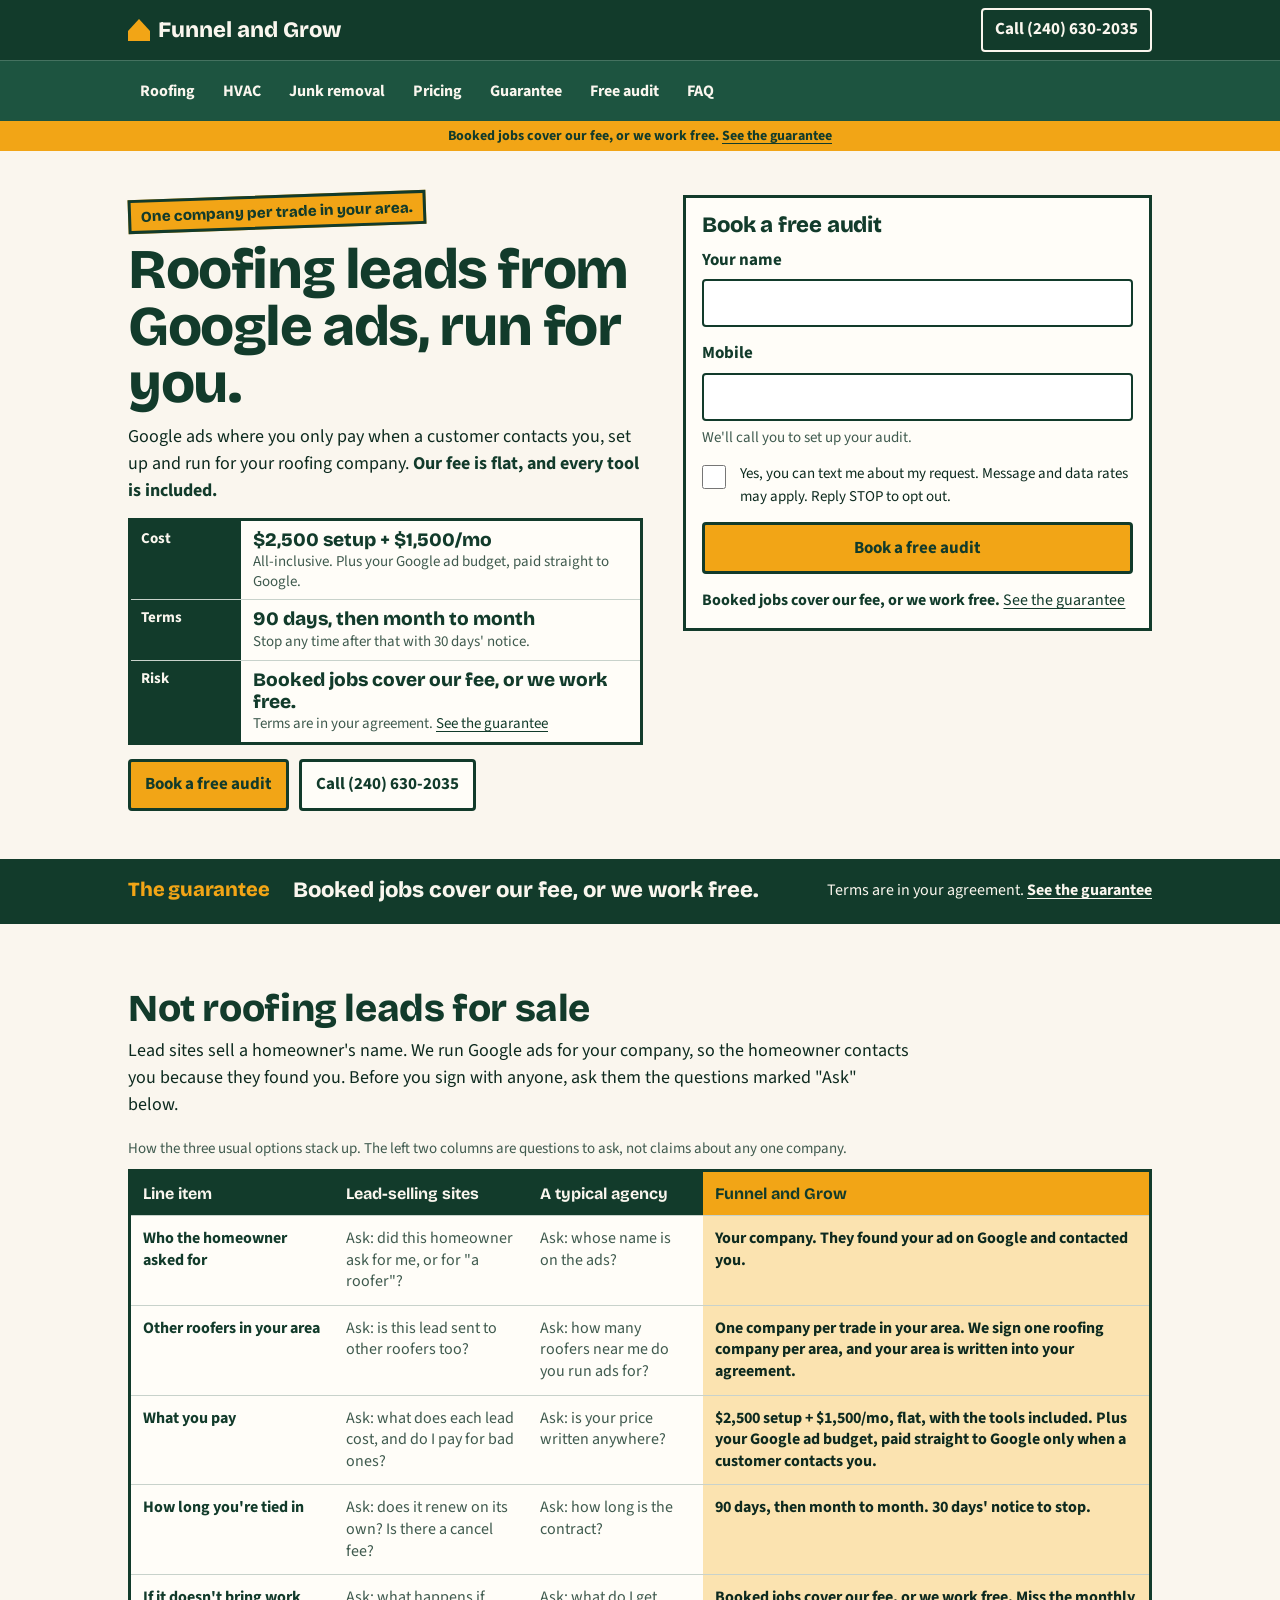
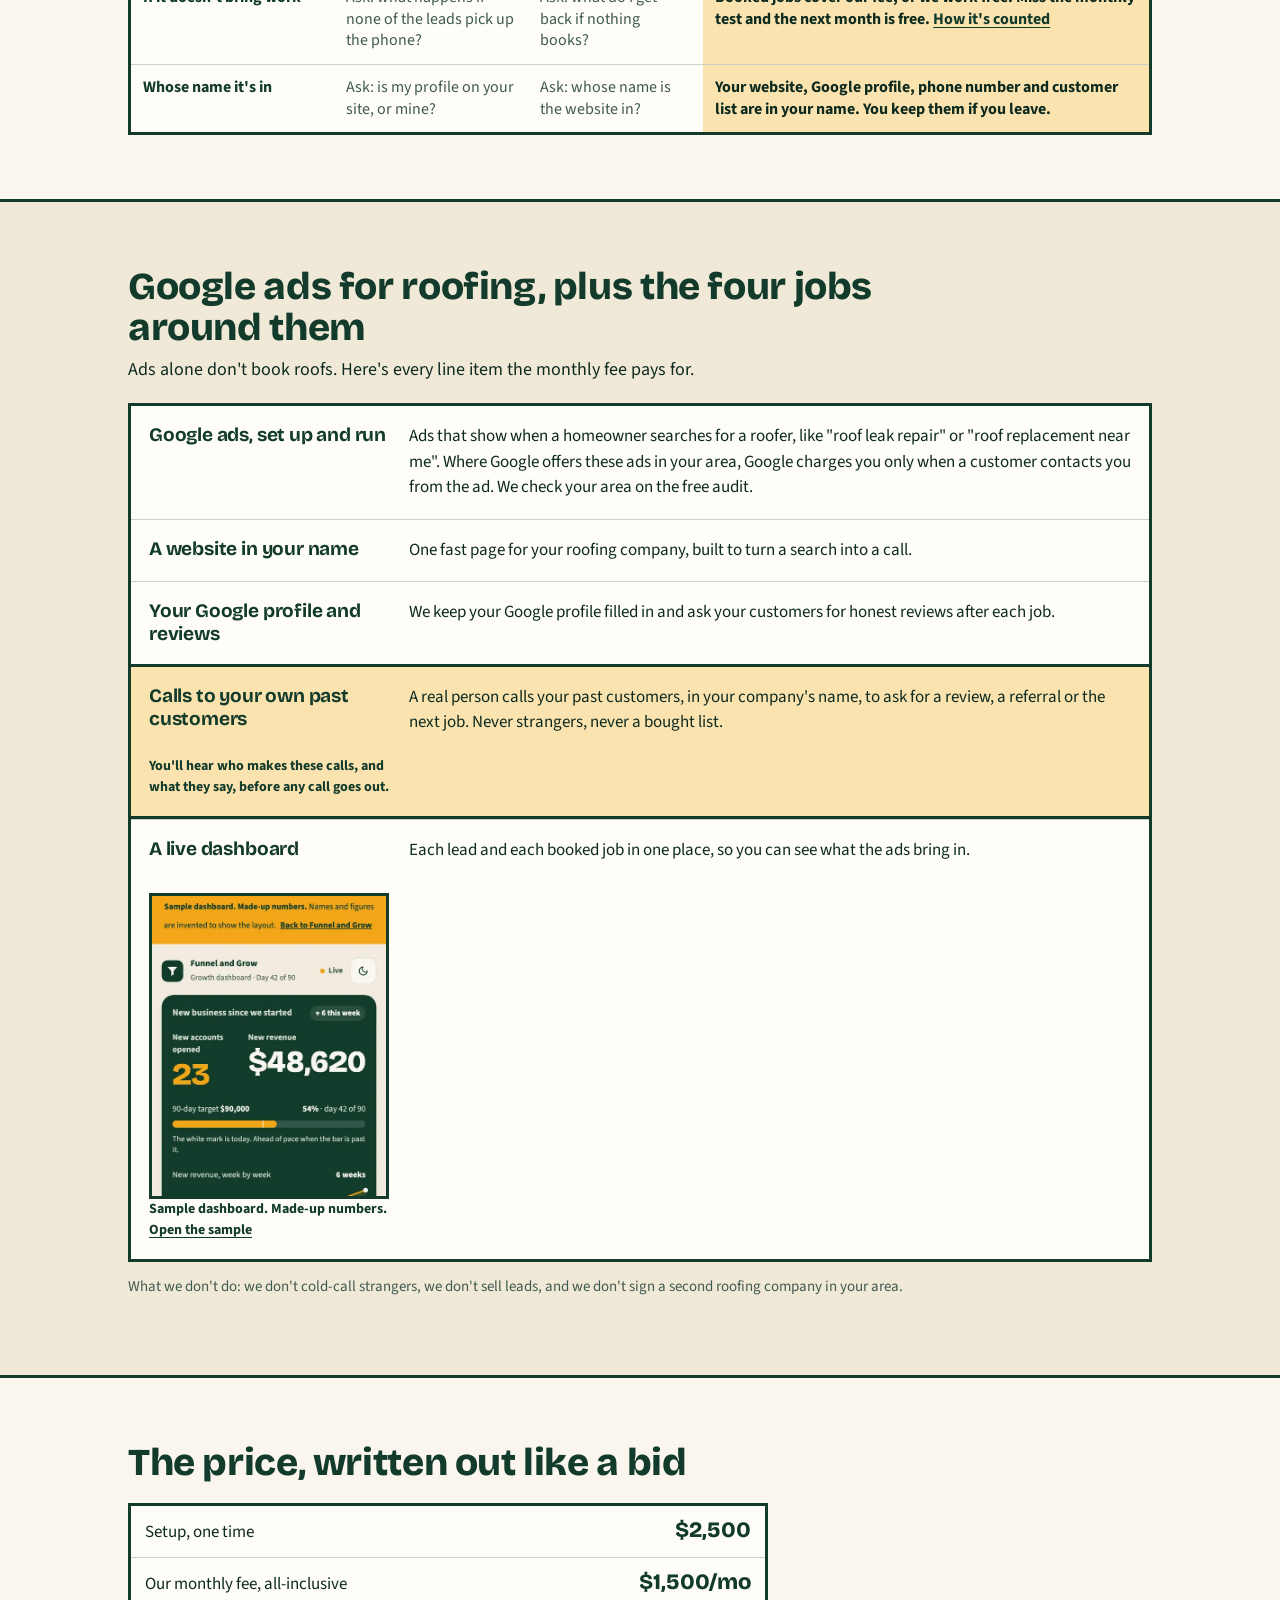
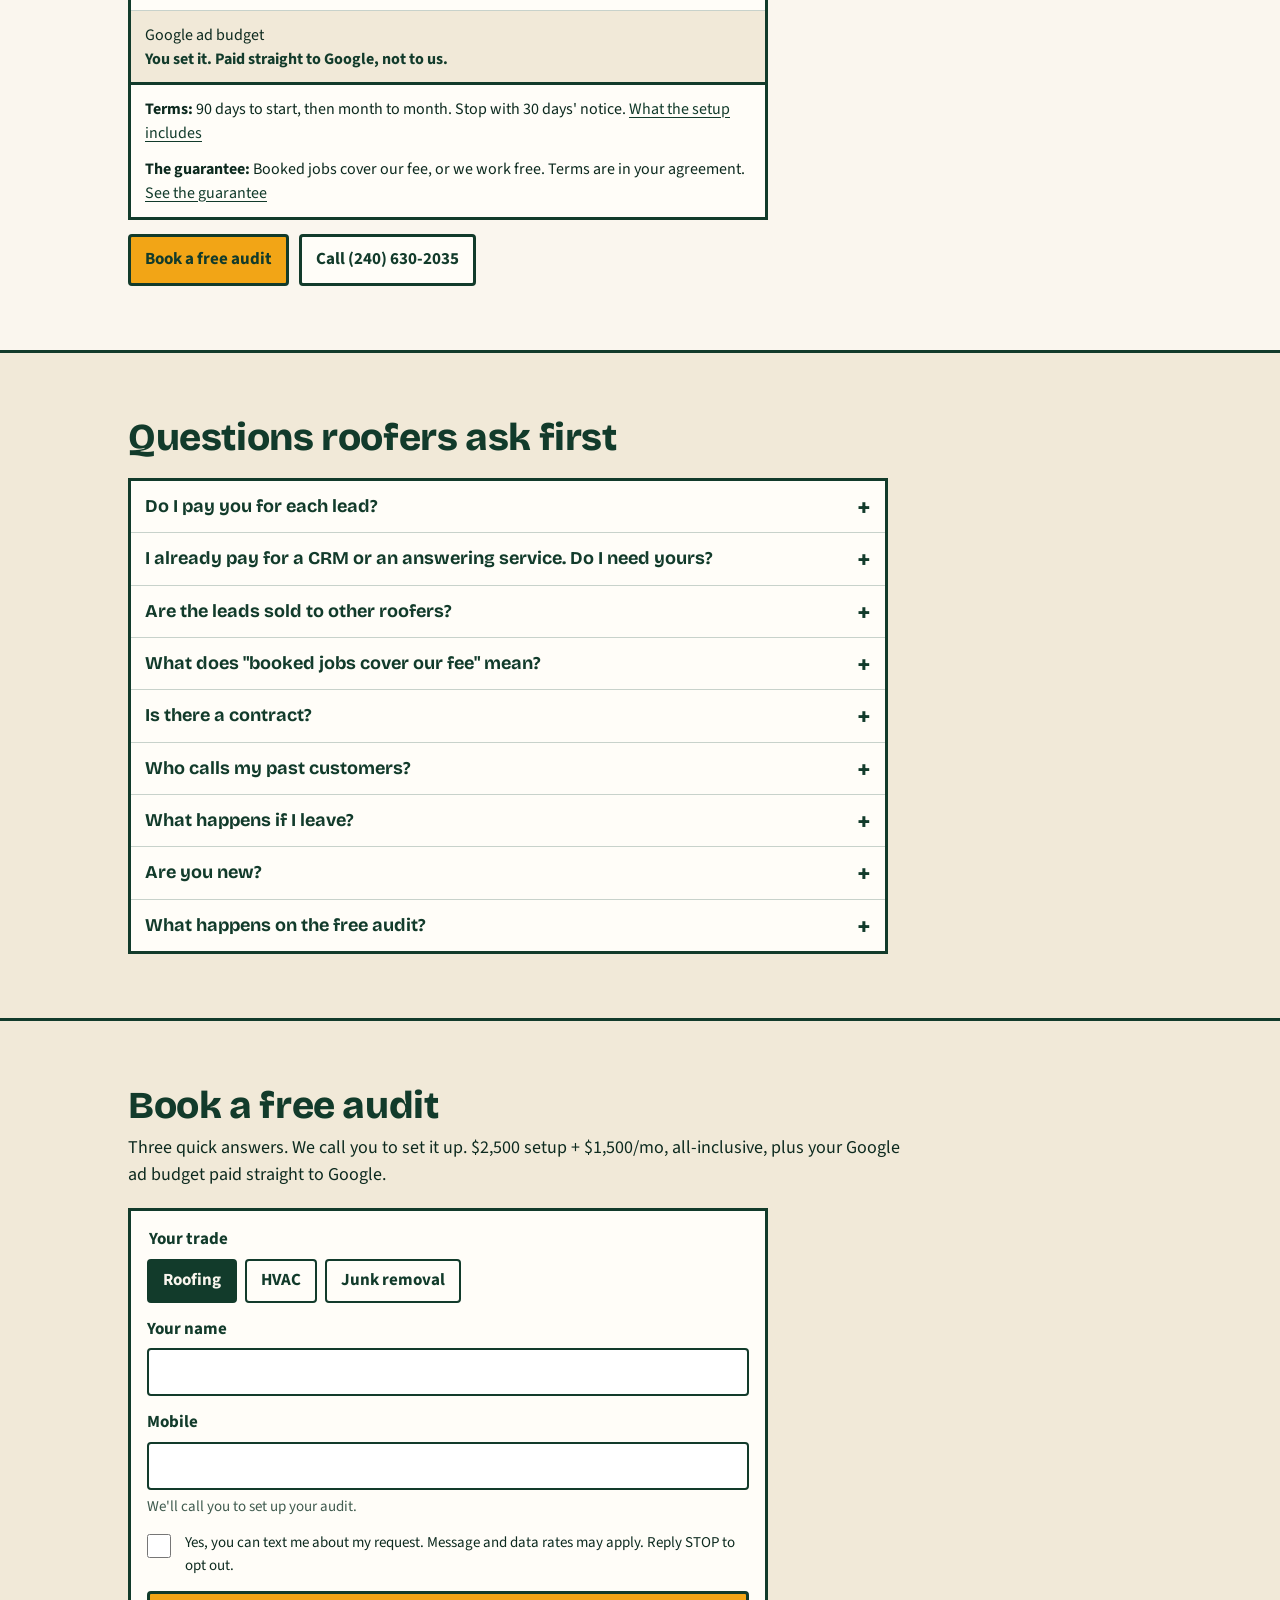
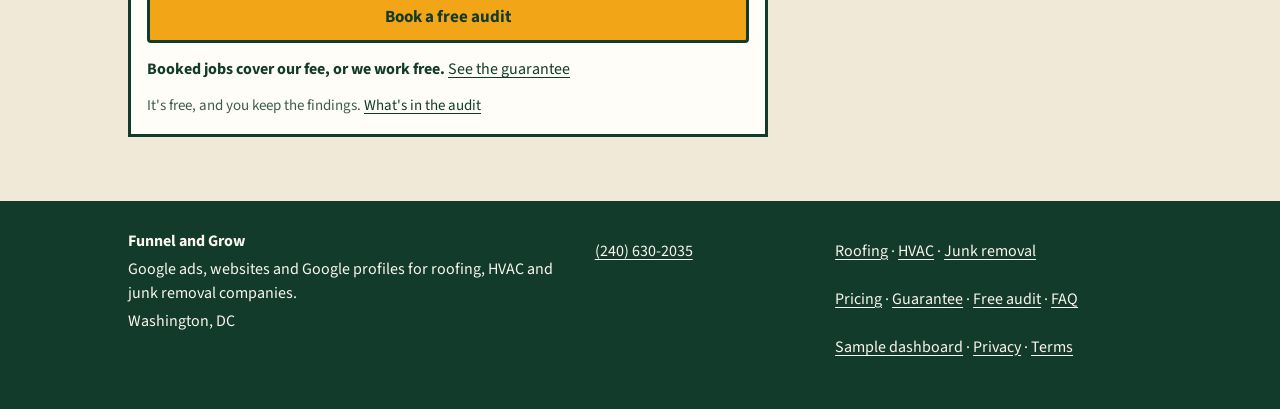
<file: roofing.html>
<!doctype html>
<html lang="en">
<head>
<meta name="robots" content="noindex, nofollow">
<meta charset="utf-8">
<meta name="viewport" content="width=device-width, initial-scale=1, viewport-fit=cover">
<link rel="icon" href="assets/favicon.svg" type="image/svg+xml">
<link rel="preload" href="assets/bricolage-grotesque-latin-800-normal.woff2" as="font" type="font/woff2" crossorigin>
<link rel="preload" href="assets/source-sans-3-latin-400-normal.woff2" as="font" type="font/woff2" crossorigin>
<link rel="stylesheet" href="assets/site.css">
<title>Roofing leads from Google ads, one roofer per area | Funnel and Grow</title>
<meta name="description" content="Roofing leads from Google ads where you only pay when a customer contacts you, set up and run by a roofing marketing agency with a flat fee. One roofing company per area.">
<link rel="canonical" href="https://funnelandgrow.com/roofing.html">
</head>
<body>
<a class="skip" href="#main">Skip to content</a>
<header class="top">
  <div class="wrap">
    <a class="brand" href="index.html"><i aria-hidden="true"></i>Funnel and Grow</a>
    <a class="call" href="tel:+12406302035">Call (240) 630-2035</a>
  </div>
  <nav class="nav" aria-label="Main"><div class="wrap">
    <a href="roofing.html">Roofing</a><a href="hvac.html">HVAC</a><a href="junk-removal.html">Junk removal</a><a href="pricing.html">Pricing</a><a href="guarantee.html">Guarantee</a><a href="free-audit.html">Free audit</a><a href="faq.html">FAQ</a>
  </div></nav>
</header>
<div class="topline"><div class="wrap">Booked jobs cover our fee, or we work free. <a href="guarantee.html">See the guarantee</a></div></div>
<main id="main">
<section class="hero">
  <div class="wrap hero-grid">
    <div>
      <p class="stamp">One company per trade in your area.</p>
      <h1>Roofing leads from Google ads, run for you.</h1>
      <p class="lede">Google ads where you only pay when a customer contacts you, set up and run for your roofing company. <b>Our fee is flat, and every tool is included.</b></p>
      <div class="bid" aria-label="The offer, line by line">
  <dl>
    <div class="row"><dt>Cost</dt><dd><strong>$2,500 setup + $1,500/mo</strong><small>All-inclusive. Plus your Google ad budget, paid straight to Google.</small></dd></div>
    <div class="row"><dt>Terms</dt><dd><strong>90 days, then month to month</strong><small>Stop any time after that with 30 days' notice.</small></dd></div>
    <div class="row"><dt>Risk</dt><dd><strong>Booked jobs cover our fee, or we work free.</strong><small>Terms are in your agreement. <a href="guarantee.html">See the guarantee</a></small></dd></div>
  </dl>
</div>
      <div class="ctas"><a class="btn btn-main" href="#audit">Book a free audit</a><a class="btn btn-alt" href="tel:+12406302035">Call (240) 630-2035</a></div>
    </div>
    <div class="form-box">
      <h2 style="font-size:22px;margin-bottom:10px">Book a free audit</h2>
      <form class="audit-form" action="https://formsubmit.co/charleswest.202@gmail.com" method="post" data-form="audit" data-ajax="https://formsubmit.co/ajax/charleswest.202@gmail.com">
        <input type="hidden" name="page" value="roofing">
        <input type="hidden" name="_subject" value="New audit request">
        <input type="hidden" name="_template" value="table">
        <input type="hidden" name="_captcha" value="false">
        <!-- spam trap: hidden from people; FormSubmit drops any submission where a bot fills it -->
        <div class="trap" aria-hidden="true"><label for="q-honey">Leave this empty</label><input type="text" id="q-honey" name="_honey" tabindex="-1" autocomplete="off"></div>
                <input type="hidden" name="trade" value="Roofing">
        <div><label class="l" for="q-name">Your name</label><input id="q-name" name="name" type="text" autocomplete="name" required></div>
        <div><label class="l" for="q-tel">Mobile</label><input id="q-tel" name="mobile" type="tel" autocomplete="tel" required>
          <p class="hint">We'll call you to set up your audit.</p></div>
        <label class="check"><input type="checkbox" name="sms_ok" value="yes"><span>Yes, you can text me about my request. Message and data rates may apply. Reply STOP to opt out.</span></label>
        <p class="form-status" role="alert" hidden>That didn't go through. Call or text <a href="tel:+12406302035">(240) 630-2035</a> and we'll set it up by hand.</p>
        <button class="btn btn-main" type="submit">Book a free audit</button>
        <p class="under">Booked jobs cover our fee, or we work free. <a href="guarantee.html">See the guarantee</a></p>
      </form>
    </div>
  </div>
</section>

<section class="gstrip" aria-labelledby="g-h">
  <div class="wrap">
    <h2 id="g-h">The guarantee</h2>
    <p>Booked jobs cover our fee, or we work free.</p>
    <small>Terms are in your agreement. <a href="guarantee.html">See the guarantee</a></small>
  </div>
</section>

<section class="sec" aria-labelledby="cmp-h">
  <div class="wrap">
    <div class="sec-head">
      <h2 id="cmp-h">Not roofing leads for sale</h2>
      <p>Lead sites sell a homeowner's name. We run Google ads for your company, so the homeowner contacts you because they found you. Before you sign with anyone, ask them the questions marked "Ask" below.</p>
    </div>
    <table class="cmp">
      <caption>How the three usual options stack up. The left two columns are questions to ask, not claims about any one company.</caption>
      <thead><tr><th scope="col">Line item</th><th scope="col">Lead-selling sites</th><th scope="col">A typical agency</th><th scope="col" class="us">Funnel and Grow</th></tr></thead>
      <tbody>
        <tr><th scope="row">Who the homeowner asked for</th>
          <td data-col="Lead sites" class="ask">Ask: did this homeowner ask for me, or for "a roofer"?</td>
          <td data-col="Agency" class="ask">Ask: whose name is on the ads?</td>
          <td data-col="Funnel and Grow" class="us">Your company. They found your ad on Google and contacted you.</td></tr>
        <tr><th scope="row">Other roofers in your area</th>
          <td data-col="Lead sites" class="ask">Ask: is this lead sent to other roofers too?</td>
          <td data-col="Agency" class="ask">Ask: how many roofers near me do you run ads for?</td>
          <td data-col="Funnel and Grow" class="us">One company per trade in your area. We sign one roofing company per area, and your area is written into your agreement.</td></tr>
        <tr><th scope="row">What you pay</th>
          <td data-col="Lead sites" class="ask">Ask: what does each lead cost, and do I pay for bad ones?</td>
          <td data-col="Agency" class="ask">Ask: is your price written anywhere?</td>
          <td data-col="Funnel and Grow" class="us">$2,500 setup + $1,500/mo, flat, with the tools included. Plus your Google ad budget, paid straight to Google only when a customer contacts you.</td></tr>
        <tr><th scope="row">How long you're tied in</th>
          <td data-col="Lead sites" class="ask">Ask: does it renew on its own? Is there a cancel fee?</td>
          <td data-col="Agency" class="ask">Ask: how long is the contract?</td>
          <td data-col="Funnel and Grow" class="us">90 days, then month to month. 30 days' notice to stop.</td></tr>
        <tr><th scope="row">If it doesn't bring work</th>
          <td data-col="Lead sites" class="ask">Ask: what happens if none of the leads pick up the phone?</td>
          <td data-col="Agency" class="ask">Ask: what do I get back if nothing books?</td>
          <td data-col="Funnel and Grow" class="us">Booked jobs cover our fee, or we work free. Miss the monthly test and the next month is free. <a href="guarantee.html#counted">How it's counted</a></td></tr>
        <tr><th scope="row">Whose name it's in</th>
          <td data-col="Lead sites" class="ask">Ask: is my profile on your site, or mine?</td>
          <td data-col="Agency" class="ask">Ask: whose name is the website in?</td>
          <td data-col="Funnel and Grow" class="us">Your website, Google profile, phone number and customer list are in your name. You keep them if you leave.</td></tr>
      </tbody>
    </table>
  </div>
</section>

<section class="sec alt" aria-labelledby="get-h">
  <div class="wrap">
    <div class="sec-head">
      <h2 id="get-h">Google ads for roofing, plus the four jobs around them</h2>
      <p>Ads alone don't book roofs. Here's every line item the monthly fee pays for.</p>
    </div>
    <div class="spec">
      <div class="item"><h3>Google ads, set up and run</h3><p>Ads that show when a homeowner searches for a roofer, like "roof leak repair" or "roof replacement near me". Where Google offers these ads in your area, Google charges you only when a customer contacts you from the ad. We check your area on the free audit.</p></div>
      <div class="item"><h3>A website in your name</h3><p>One fast page for your roofing company, built to turn a search into a call.</p></div>
      <div class="item"><h3>Your Google profile and reviews</h3><p>We keep your Google profile filled in and ask your customers for honest reviews after each job.</p></div>
      <div class="item key"><h3>Calls to your own past customers</h3><p>A real person calls your past customers, in your company's name, to ask for a review, a referral or the next job. Never strangers, never a bought list.</p><p class="tag">You'll hear who makes these calls, and what they say, before any call goes out.</p></div>
      <div class="item"><h3>A live dashboard</h3><p>Each lead and each booked job in one place, so you can see what the ads bring in.</p>
        <div class="dash"><a href="dashboard.html"><img src="assets/dashboard-sample.webp" width="520" height="667" alt="Sample dashboard screen with made-up numbers: new accounts, revenue, leads in and jobs booked" loading="lazy"></a><p class="cap">Sample dashboard. Made-up numbers. <a href="dashboard.html">Open the sample</a></p></div></div>
    </div>
    <p class="note" style="margin-top:14px">What we don't do: we don't cold-call strangers, we don't sell leads, and we don't sign a second roofing company in your area.</p>
  </div>
</section>

<section class="sec" aria-labelledby="price-h">
  <div class="wrap">
    <div class="sec-head"><h2 id="price-h">The price, written out like a bid</h2></div>
    <div class="quote">
      <div class="line"><span>Setup, one time</span><span>$2,500</span></div>
      <div class="line"><span>Our monthly fee, all-inclusive</span><span>$1,500/mo</span></div>
      <div class="line sub"><span>Google ad budget</span><span>You set it. Paid straight to Google, not to us.</span></div>
      <div class="terms">
        <p><b>Terms:</b> 90 days to start, then month to month. Stop with 30 days' notice. <a href="pricing.html">What the setup includes</a></p>
        <p><b>The guarantee:</b> Booked jobs cover our fee, or we work free. Terms are in your agreement. <a href="guarantee.html">See the guarantee</a></p>
      </div>
    </div>
    <div class="ctas"><a class="btn btn-main" href="#audit">Book a free audit</a><a class="btn btn-alt" href="tel:+12406302035">Call (240) 630-2035</a></div>
  </div>
</section>

<section class="sec alt" aria-labelledby="faq-h">
  <div class="wrap">
    <div class="sec-head"><h2 id="faq-h">Questions roofers ask first</h2></div>
    <div class="faq">
      <details><summary>Do I pay you for each lead?</summary><div><p>No. Our fee is flat, $2,500 setup + $1,500/mo, with the tools included. Your Google ad budget goes straight to Google, and Google charges it only when a customer contacts you from your ad.</p></div></details>
      <details><summary>I already pay for a CRM or an answering service. Do I need yours?</summary><div><p>Tell us on the audit call what you already use, and we'll go through what overlaps before you sign. The price is the same either way.</p></div></details>
      <details><summary>Are the leads sold to other roofers?</summary><div><p>We don't sell leads, and we sign one roofing company per area. We can't control everything Google does: Google lets a homeowner ask a few businesses for quotes at once. What we control is who we sign, and in your area that's one roofing company.</p></div></details>
      <details><summary>What does "booked jobs cover our fee" mean?</summary><div><p>A booked job is a confirmed appointment on your calendar, from a lead our system brought in, that actually happens. Each month after the ads go live, booked jobs times your average job value have to reach $1,500. If they don't, the next month's fee is free.</p><p><a href="guarantee.html#counted">How it's counted</a></p></div></details>
      <details><summary>Is there a contract?</summary><div><p>Yes, a short one: 90 days to start, then month to month. Stop with 30 days' notice. Nothing renews into another long term.</p></div></details>
      <details><summary>Who calls my past customers?</summary><div><p>A real person, in your company's name, and only your own past customers who bought in the last 18 months. Never strangers, never a bought list. You'll hear who it is and what they say on the audit call, before any call goes out.</p></div></details>
      <details><summary>What happens if I leave?</summary><div><p>Your website, Google profile, phone number and customer list are in your name. You keep them if you leave.</p></div></details>
      <details><summary>Are you new?</summary><div><p>Yes. We don't have client results to show you yet, and we won't pretend to. That's why the guarantee exists.</p></div></details>
      <details><summary>What happens on the free audit?</summary><div><p>We look at your last 90 days (missed calls, jobs booked, average job value), make an after-hours test call to your business line, check your Google profile and website, and check whether Google's ads that charge only when a customer contacts you are available in your area. You keep the findings. <a href="free-audit.html">What's in the audit</a></p></div></details>
    </div>
  </div>
</section>

<section class="sec alt" id="audit" aria-labelledby="audit-h">
  <div class="wrap">
    <div class="sec-head"><h2 id="audit-h">Book a free audit</h2><p>Three quick answers. We call you to set it up. $2,500 setup + $1,500/mo, all-inclusive, plus your Google ad budget paid straight to Google.</p></div>
    <div class="form-box">
      <form class="audit-form" action="https://formsubmit.co/charleswest.202@gmail.com" method="post" data-form="audit" data-ajax="https://formsubmit.co/ajax/charleswest.202@gmail.com">
        <input type="hidden" name="page" value="roofing">
        <input type="hidden" name="_subject" value="New audit request">
        <input type="hidden" name="_template" value="table">
        <input type="hidden" name="_captcha" value="false">
        <!-- spam trap: hidden from people; FormSubmit drops any submission where a bot fills it -->
        <div class="trap" aria-hidden="true"><label for="f-honey">Leave this empty</label><input type="text" id="f-honey" name="_honey" tabindex="-1" autocomplete="off"></div>
                <fieldset><legend>Your trade</legend>
          <div class="chips">
            <label><input type="radio" name="trade" value="Roofing" required checked><span>Roofing</span></label>
            <label><input type="radio" name="trade" value="HVAC"><span>HVAC</span></label>
            <label><input type="radio" name="trade" value="Junk removal"><span>Junk removal</span></label>
          </div>
        </fieldset>
        <div><label class="l" for="f-name">Your name</label><input id="f-name" name="name" type="text" autocomplete="name" required></div>
        <div><label class="l" for="f-tel">Mobile</label><input id="f-tel" name="mobile" type="tel" autocomplete="tel" required>
          <p class="hint">We'll call you to set up your audit.</p></div>
        <label class="check"><input type="checkbox" name="sms_ok" value="yes"><span>Yes, you can text me about my request. Message and data rates may apply. Reply STOP to opt out.</span></label>
        <p class="form-status" role="alert" hidden>That didn't go through. Call or text <a href="tel:+12406302035">(240) 630-2035</a> and we'll set it up by hand.</p>
        <button class="btn btn-main" type="submit">Book a free audit</button>
        <p class="under">Booked jobs cover our fee, or we work free. <a href="guarantee.html">See the guarantee</a></p>
        <p class="note" style="margin:0">It's free, and you keep the findings. <a href="free-audit.html">What's in the audit</a></p>
      </form>
    </div>
  </div>
</section>
</main>
<footer class="foot">
  <div class="wrap cols">
    <div><p><b>Funnel and Grow</b></p><p>Google ads, websites and Google profiles for roofing, HVAC and junk removal companies.</p><p>Washington, DC</p></div>
    <div><p><a href="tel:+12406302035">(240) 630-2035</a></p></div>
    <div><p><a href="roofing.html">Roofing</a> &middot; <a href="hvac.html">HVAC</a> &middot; <a href="junk-removal.html">Junk removal</a></p><p><a href="pricing.html">Pricing</a> &middot; <a href="guarantee.html">Guarantee</a> &middot; <a href="free-audit.html">Free audit</a> &middot; <a href="faq.html">FAQ</a></p><p><a href="dashboard.html">Sample dashboard</a> &middot; <a href="privacy.html">Privacy</a> &middot; <a href="terms.html">Terms</a></p></div>
  </div>
</footer>
<script src="assets/form.js" defer></script>
</body>
</html>
</file>
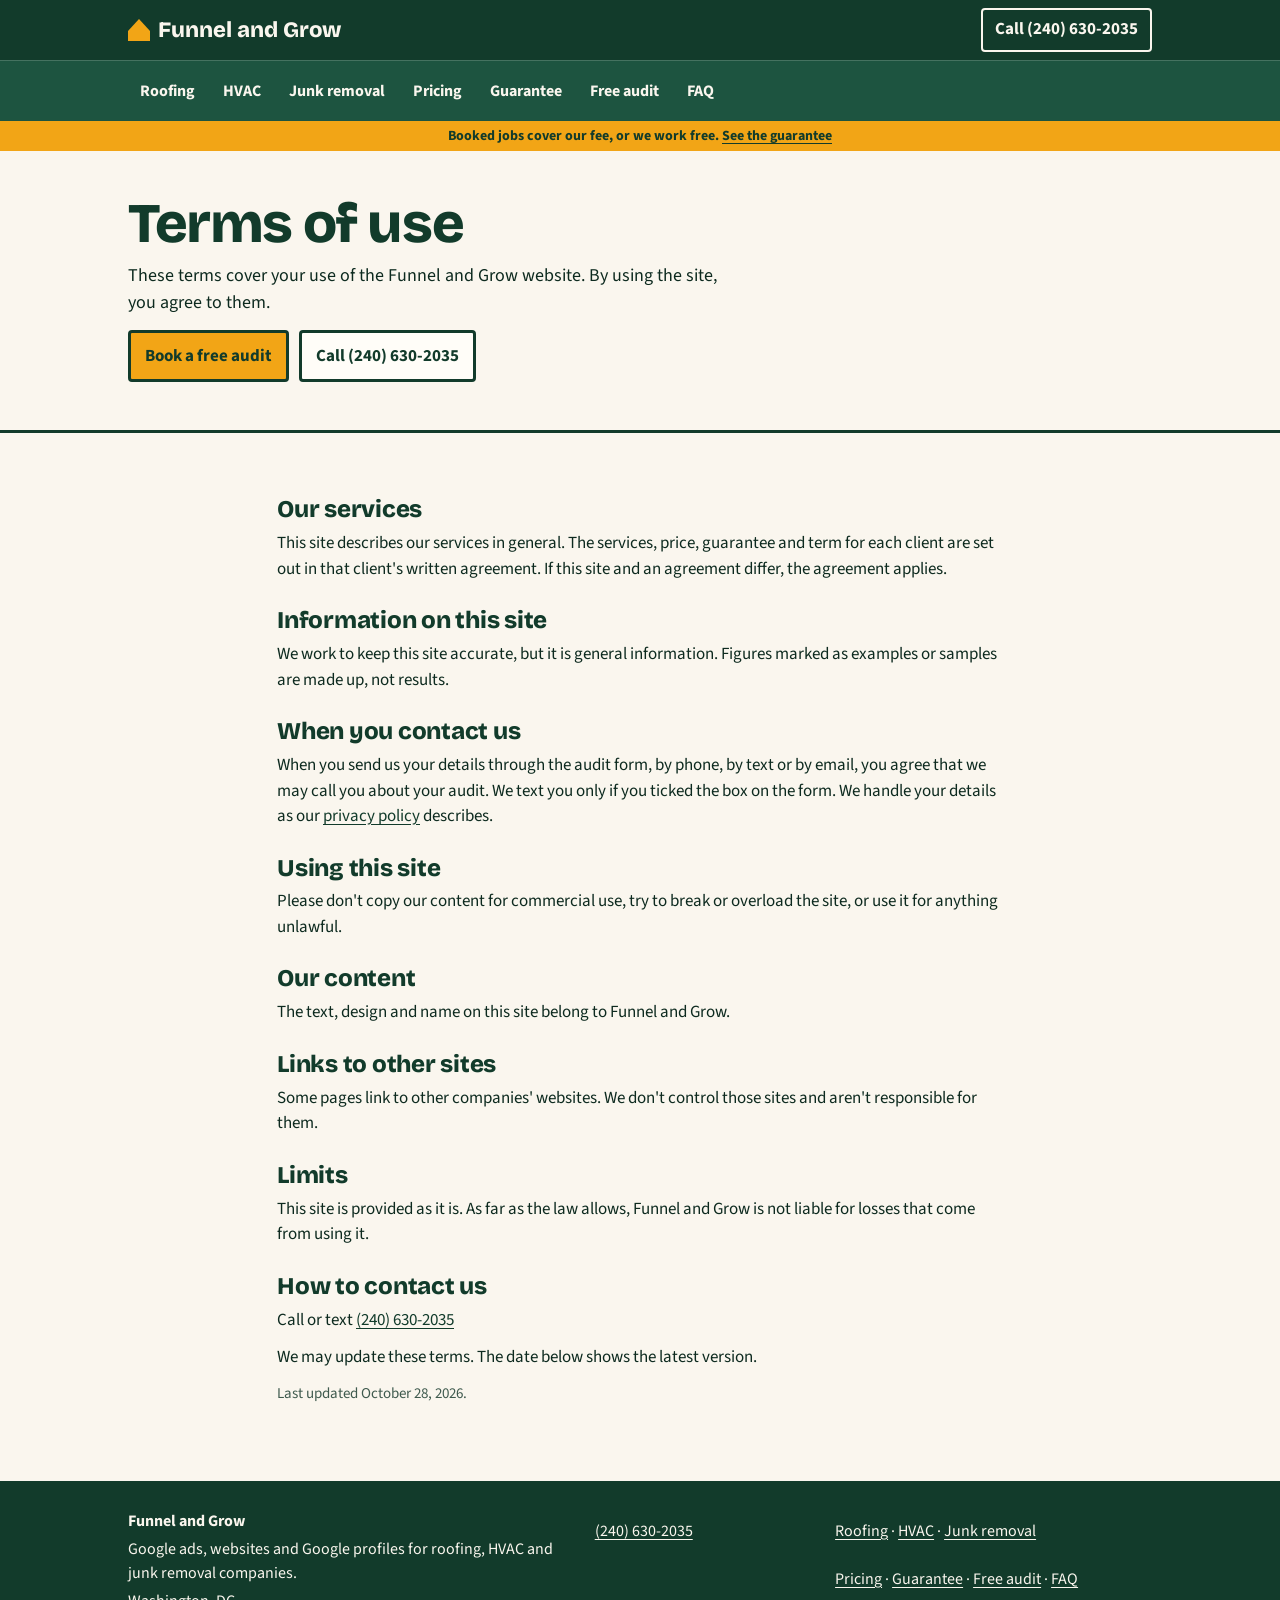
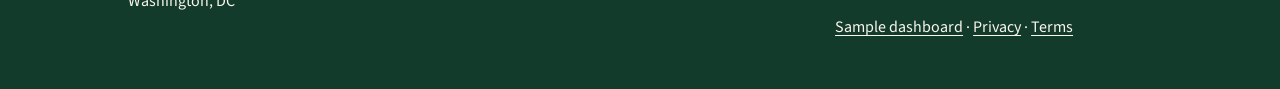
<file: terms.html>
<!doctype html>
<html lang="en">
<head>
<meta name="robots" content="noindex, nofollow">
<meta charset="utf-8">
<meta name="viewport" content="width=device-width, initial-scale=1, viewport-fit=cover">
<link rel="icon" href="assets/favicon.svg" type="image/svg+xml">
<link rel="preload" href="assets/bricolage-grotesque-latin-800-normal.woff2" as="font" type="font/woff2" crossorigin>
<link rel="preload" href="assets/source-sans-3-latin-400-normal.woff2" as="font" type="font/woff2" crossorigin>
<link rel="stylesheet" href="assets/site.css">
<title>Terms of use | Funnel and Grow</title>
<meta name="description" content="The terms that cover your use of the Funnel and Grow website.">
<link rel="canonical" href="https://funnelandgrow.com/terms.html">
</head>
<body>
<a class="skip" href="#main">Skip to content</a>
<header class="top">
  <div class="wrap">
    <a class="brand" href="index.html"><i aria-hidden="true"></i>Funnel and Grow</a>
    <a class="call" href="tel:+12406302035">Call (240) 630-2035</a>
  </div>
  <nav class="nav" aria-label="Main"><div class="wrap">
    <a href="roofing.html">Roofing</a><a href="hvac.html">HVAC</a><a href="junk-removal.html">Junk removal</a><a href="pricing.html">Pricing</a><a href="guarantee.html">Guarantee</a><a href="free-audit.html">Free audit</a><a href="faq.html">FAQ</a>
  </div></nav>
</header>
<div class="topline"><div class="wrap">Booked jobs cover our fee, or we work free. <a href="guarantee.html">See the guarantee</a></div></div>
<main id="main">
<section class="hero">
  <div class="wrap hero-grid one">
    <div>
      <h1>Terms of use</h1>
      <p class="lede">These terms cover your use of the Funnel and Grow website. By using the site, you agree to them.</p>
      <div class="ctas"><a class="btn btn-main" href="free-audit.html">Book a free audit</a><a class="btn btn-alt" href="tel:+12406302035">Call (240) 630-2035</a></div>
    </div>
  </div>
</section>
<section class="sec" aria-label="Terms of use">
  <div class="wrap prose">
    <h2>Our services</h2>
    <p>This site describes our services in general. The services, price, guarantee and term for each client are set out in that client's written agreement. If this site and an agreement differ, the agreement applies.</p>
    <h2>Information on this site</h2>
    <p>We work to keep this site accurate, but it is general information. Figures marked as examples or samples are made up, not results.</p>
    <h2>When you contact us</h2>
    <p>When you send us your details through the audit form, by phone, by text or by email, you agree that we may call you about your audit. We text you only if you ticked the box on the form. We handle your details as our <a href="privacy.html">privacy policy</a> describes.</p>
    <h2>Using this site</h2>
    <p>Please don't copy our content for commercial use, try to break or overload the site, or use it for anything unlawful.</p>
    <h2>Our content</h2>
    <p>The text, design and name on this site belong to Funnel and Grow.</p>
    <h2>Links to other sites</h2>
    <p>Some pages link to other companies' websites. We don't control those sites and aren't responsible for them.</p>
    <h2>Limits</h2>
    <p>This site is provided as it is. As far as the law allows, Funnel and Grow is not liable for losses that come from using it.</p>
    <h2>How to contact us</h2>
    <p>Call or text <a href="tel:+12406302035">(240) 630-2035</a></p>
    <p>We may update these terms. The date below shows the latest version.</p>
    <p class="note">Last updated October 28, 2026.</p>
  </div>
</section>
</main>
<footer class="foot">
  <div class="wrap cols">
    <div><p><b>Funnel and Grow</b></p><p>Google ads, websites and Google profiles for roofing, HVAC and junk removal companies.</p><p>Washington, DC</p></div>
    <div><p><a href="tel:+12406302035">(240) 630-2035</a></p></div>
    <div><p><a href="roofing.html">Roofing</a> &middot; <a href="hvac.html">HVAC</a> &middot; <a href="junk-removal.html">Junk removal</a></p><p><a href="pricing.html">Pricing</a> &middot; <a href="guarantee.html">Guarantee</a> &middot; <a href="free-audit.html">Free audit</a> &middot; <a href="faq.html">FAQ</a></p><p><a href="dashboard.html">Sample dashboard</a> &middot; <a href="privacy.html">Privacy</a> &middot; <a href="terms.html">Terms</a></p></div>
  </div>
</footer>
<script src="assets/form.js" defer></script>
</body>
</html>
</file>
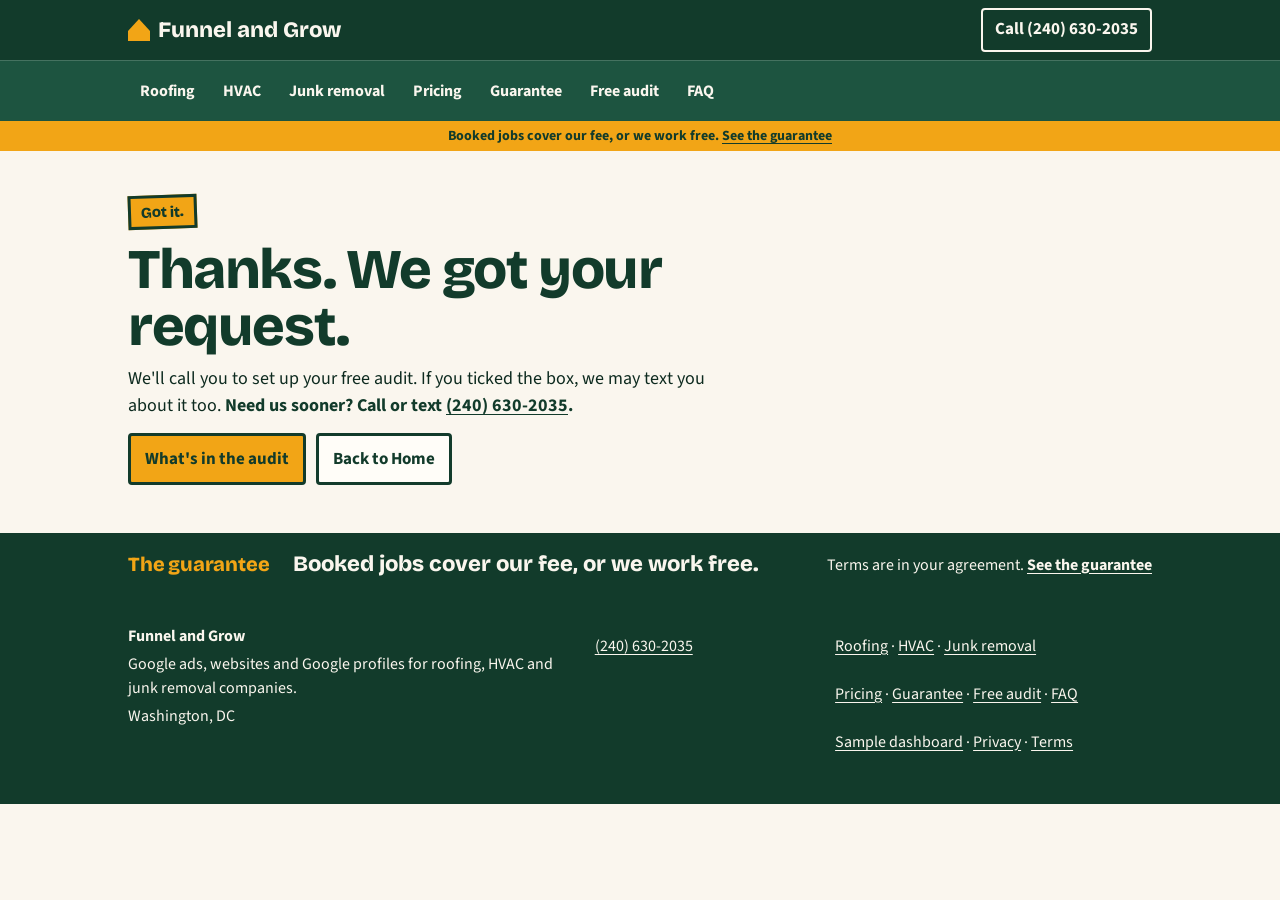
<file: thanks.html>
<!doctype html>
<html lang="en">
<head>
<meta name="robots" content="noindex, nofollow">
<meta charset="utf-8">
<meta name="viewport" content="width=device-width, initial-scale=1, viewport-fit=cover">
<link rel="icon" href="assets/favicon.svg" type="image/svg+xml">
<link rel="preload" href="assets/bricolage-grotesque-latin-800-normal.woff2" as="font" type="font/woff2" crossorigin>
<link rel="preload" href="assets/source-sans-3-latin-400-normal.woff2" as="font" type="font/woff2" crossorigin>
<link rel="stylesheet" href="assets/site.css">
<title>Thanks, we got your request | Funnel and Grow</title>
<meta name="description" content="We got your request and we'll call you to set up your free audit.">
</head>
<body>
<a class="skip" href="#main">Skip to content</a>
<header class="top">
  <div class="wrap">
    <a class="brand" href="index.html"><i aria-hidden="true"></i>Funnel and Grow</a>
    <a class="call" href="tel:+12406302035">Call (240) 630-2035</a>
  </div>
  <nav class="nav" aria-label="Main"><div class="wrap">
    <a href="roofing.html">Roofing</a><a href="hvac.html">HVAC</a><a href="junk-removal.html">Junk removal</a><a href="pricing.html">Pricing</a><a href="guarantee.html">Guarantee</a><a href="free-audit.html">Free audit</a><a href="faq.html">FAQ</a>
  </div></nav>
</header>
<div class="topline"><div class="wrap">Booked jobs cover our fee, or we work free. <a href="guarantee.html">See the guarantee</a></div></div>
<main id="main">
<section class="hero">
  <div class="wrap hero-grid one">
    <div>
      <p class="stamp">Got it.</p>
      <h1>Thanks. We got your request.</h1>
      <p class="lede">We'll call you to set up your free audit. If you ticked the box, we may text you about it too. <b>Need us sooner? Call or text <a href="tel:+12406302035">(240) 630-2035</a>.</b></p>
      <div class="ctas"><a class="btn btn-main" href="free-audit.html">What's in the audit</a><a class="btn btn-alt" href="index.html">Back to Home</a></div>
    </div>
  </div>
</section>
<section class="gstrip" aria-labelledby="g-h">
  <div class="wrap">
    <h2 id="g-h">The guarantee</h2>
    <p>Booked jobs cover our fee, or we work free.</p>
    <small>Terms are in your agreement. <a href="guarantee.html">See the guarantee</a></small>
  </div>
</section>
</main>
<footer class="foot">
  <div class="wrap cols">
    <div><p><b>Funnel and Grow</b></p><p>Google ads, websites and Google profiles for roofing, HVAC and junk removal companies.</p><p>Washington, DC</p></div>
    <div><p><a href="tel:+12406302035">(240) 630-2035</a></p></div>
    <div><p><a href="roofing.html">Roofing</a> &middot; <a href="hvac.html">HVAC</a> &middot; <a href="junk-removal.html">Junk removal</a></p><p><a href="pricing.html">Pricing</a> &middot; <a href="guarantee.html">Guarantee</a> &middot; <a href="free-audit.html">Free audit</a> &middot; <a href="faq.html">FAQ</a></p><p><a href="dashboard.html">Sample dashboard</a> &middot; <a href="privacy.html">Privacy</a> &middot; <a href="terms.html">Terms</a></p></div>
  </div>
</footer>
<script src="assets/form.js" defer></script>
</body>
</html>
</file>
<file: assets/site.css>
/* site-v7: Option B, the bid sheet. Forest #123b2b, cream #faf6ee, amber #f2a516. No red anywhere. */
@font-face{font-family:"Bricolage";src:url(bricolage-grotesque-latin-800-normal.woff2) format("woff2");font-weight:800;font-display:swap}
@font-face{font-family:"Bricolage";src:url(bricolage-grotesque-latin-700-normal.woff2) format("woff2");font-weight:700;font-display:swap}
@font-face{font-family:"Source Sans";src:url(source-sans-3-latin-400-normal.woff2) format("woff2");font-weight:400;font-display:swap}
@font-face{font-family:"Source Sans";src:url(source-sans-3-latin-700-normal.woff2) format("woff2");font-weight:700;font-display:swap}
:root{
  --forest:#123b2b;--forest-2:#1d5440;--ink:#0d2a1f;--cream:#faf6ee;--paper:#fffdf8;--cream-2:#f1e9d8;
  --amber:#f2a516;--amber-soft:#fbe3b0;--hair:#c8d2cb;--mute:#3f5a4e;
  --g:16px;--max:1080px;
}
*{box-sizing:border-box}
html{-webkit-text-size-adjust:100%;scroll-behavior:smooth}
body{margin:0;background:var(--cream);color:var(--ink);font:400 17px/1.5 "Source Sans",system-ui,-apple-system,"Segoe UI",sans-serif;font-variant-numeric:tabular-nums;overflow-wrap:anywhere}
img,svg{max-width:100%;display:block;height:auto}
a{color:var(--forest);text-underline-offset:3px}
a:focus-visible,button:focus-visible,input:focus-visible,summary:focus-visible{outline:3px solid var(--amber);outline-offset:2px}
h1,h2,h3{font-family:"Bricolage",system-ui,sans-serif;color:var(--forest);margin:0;letter-spacing:-.01em}
h1{font-weight:800;font-size:clamp(30px,8.2vw,56px);line-height:1.02;letter-spacing:-.025em}
h2{font-weight:800;font-size:clamp(25px,6.2vw,38px);line-height:1.08}
h3{font-weight:700;font-size:20px;line-height:1.2}
p{margin:0 0 12px}
ul,ol{padding-left:22px}
.wrap{max-width:var(--max);margin:0 auto;padding:0 var(--g)}
.skip{position:absolute;top:-200px;left:8px}.skip:focus{top:8px;background:var(--paper);padding:8px;z-index:9}

/* top bar + nav */
.top{background:var(--forest);color:var(--cream)}
.top .wrap{display:flex;align-items:center;justify-content:space-between;gap:12px;min-height:52px}
.brand{font:800 18px/1 "Bricolage",sans-serif;white-space:nowrap;color:var(--cream);text-decoration:none;display:flex;align-items:center;gap:8px;min-height:44px}
.brand i{width:22px;height:22px;flex:none;background:var(--amber);display:inline-block;clip-path:polygon(50% 0,100% 55%,100% 100%,0 100%,0 55%)}
.call{display:inline-flex;align-items:center;min-height:44px;padding:0 12px;border:2px solid var(--cream);border-radius:4px;color:var(--cream);font-weight:700;text-decoration:none;white-space:nowrap}
.nav{background:var(--forest-2);border-top:1px solid rgba(250,246,238,.18)}
.nav .wrap{display:flex;flex-wrap:wrap;gap:0 4px;justify-content:flex-start;min-height:0}
.nav a{display:inline-flex;align-items:center;min-height:44px;padding:0 9px;color:var(--cream);font-weight:700;font-size:15px;text-decoration:none;white-space:nowrap}
.nav a:hover,.nav a[aria-current]{text-decoration:underline}
.topline{background:var(--amber);color:var(--forest);font-weight:700;font-size:14px;line-height:1.3;padding:6px 0;text-align:center}
.topline a{color:var(--forest)}

/* hero bid sheet */
.hero{padding:20px 0 28px}
.hero-grid{display:grid;gap:20px}
.stamp{display:inline-block;border:3px solid var(--forest);color:var(--forest);background:var(--amber);font:800 15px/1 "Bricolage",sans-serif;padding:7px 10px 6px;transform:rotate(-2deg);margin:0 0 12px}
.lede{font-size:18px;color:var(--ink);margin:10px 0 14px;max-width:34em}
.lede b{color:var(--forest)}
.bid{border:3px solid var(--forest);background:var(--paper)}
.bid dl{margin:0}
.bid .row{display:grid;grid-template-columns:74px 1fr;border-top:1px solid var(--hair)}
.bid .row:first-child{border-top:0}
.bid dt{background:var(--forest);color:var(--cream);font-weight:700;font-size:15px;padding:9px 10px;line-height:1.25}
.bid dd{margin:0;padding:8px 12px;line-height:1.3}
.bid dd strong{font:800 19px/1.15 "Bricolage",sans-serif;color:var(--forest);display:block}
.bid dd small{display:block;font-size:15px;color:var(--mute);margin-top:2px}
.ctas{display:grid;grid-template-columns:minmax(0,1fr) auto;gap:10px;margin-top:14px}
.btn{display:flex;align-items:center;justify-content:center;text-align:center;min-height:52px;padding:8px 14px;border-radius:4px;font:700 17px/1.15 "Source Sans",sans-serif;text-decoration:none;border:3px solid var(--forest);cursor:pointer}
.btn-main{background:var(--amber);color:var(--forest)}
.btn-main:hover{background:#f6b83f}
.btn-alt{background:var(--paper);color:var(--forest);white-space:nowrap}
.btn-alt:hover{background:var(--cream-2)}

/* guarantee strip (v6.16) */
.gstrip{background:var(--forest);color:var(--cream);padding:18px 0}
.gstrip .wrap{display:grid;gap:4px}
.gstrip h2{color:var(--amber);font-size:20px}
.gstrip p{margin:0;font:800 22px/1.2 "Bricolage",sans-serif}
.gstrip small{font-size:16px}
.gstrip a{color:var(--cream);font-weight:700}

/* sections */
.sec{padding:40px 0;border-top:3px solid var(--forest)}
.sec.alt{background:var(--cream-2)}
.sec-head{display:grid;gap:8px;margin-bottom:20px;max-width:46em}
.sec-head p{font-size:18px;margin:0}
.note{font-size:15px;color:var(--mute)}
.prose{max-width:46em}
.prose h2{font-size:24px;margin:26px 0 8px}
.prose h2:first-child{margin-top:0}

/* comparison: real table on wide screens, stacked rows on phones */
.cmp{width:100%;border-collapse:collapse;background:var(--paper);border:3px solid var(--forest)}
.cmp caption{text-align:left;font-size:15px;color:var(--mute);padding:0 0 8px;caption-side:top}
.cmp th,.cmp td{text-align:left;vertical-align:top;padding:12px;border-top:1px solid var(--hair);font-size:16px;line-height:1.35}
.cmp thead th{background:var(--forest);color:var(--cream);font:700 16px/1.2 "Bricolage",sans-serif;border-top:0}
.cmp thead th.us{background:var(--amber);color:var(--forest)}
.cmp tbody th{font-weight:700;color:var(--forest);width:20%}
.cmp td.us{background:var(--amber-soft);font-weight:700;color:var(--ink)}
.cmp .ask{color:var(--mute)}
@media (max-width:759px){
  .cmp thead{position:absolute;width:1px;height:1px;overflow:hidden;clip-path:inset(50%)}
  .cmp,.cmp tbody,.cmp tr,.cmp th,.cmp td{display:block;width:auto}
  .cmp caption{display:block;padding:10px 12px;border-bottom:3px solid var(--forest)}
  .cmp tbody th{width:auto}
  .cmp tbody tr{border-top:3px solid var(--forest)}
  .cmp tbody tr:first-child{border-top:0}
  .cmp tbody th{background:var(--forest);color:var(--cream);border:0;padding:10px 12px;font:700 17px/1.2 "Bricolage",sans-serif}
  .cmp td{display:block;padding:10px 12px}
  .cmp td::before{content:attr(data-col);display:block;font-weight:700;font-size:14px;color:var(--forest);line-height:1.3;margin-bottom:2px}
}

/* spec list (what you get) */
.spec{border:3px solid var(--forest);background:var(--paper)}
.spec .item{display:grid;grid-template-columns:1fr;gap:4px;padding:14px;border-top:1px solid var(--hair)}
.spec .item:first-child{border-top:0}
.spec .item h3{font-size:19px}
.spec .item p{margin:0}
.spec .item.key{background:var(--amber-soft);border-top:3px solid var(--forest);border-bottom:3px solid var(--forest)}
.spec .item .tag{font-size:14px;font-weight:700;color:var(--forest)}
.dash{margin-top:10px;max-width:360px}
.dash>a{display:block;border:3px solid var(--forest);background:var(--paper)}
.dash img{width:100%;aspect-ratio:520/667}
.dash .cap{font-size:14px;font-weight:700;color:var(--forest);margin:6px 0 0}

/* quote / price */
.quote{border:3px solid var(--forest);background:var(--paper);max-width:640px}
.quote .line{display:flex;justify-content:space-between;gap:12px;padding:12px 14px;border-top:1px solid var(--hair);align-items:baseline}
.quote .line:first-child{border-top:0}
.quote .line span:last-child{font:800 22px/1.1 "Bricolage",sans-serif;color:var(--forest);white-space:nowrap}
.quote .line.sub{background:var(--cream-2);font-size:16px}
.quote .line.sub{display:grid;gap:2px}
.quote .line.sub span:last-child{font:700 16px/1.3 "Source Sans",sans-serif;white-space:normal}
.quote .terms{padding:12px 14px;border-top:3px solid var(--forest);font-size:16px}
.quote .terms p:last-child{margin:0}
.keeps{background:var(--amber-soft);border-left:6px solid var(--forest);padding:12px 14px;margin:0;font-weight:700}

/* steps and plain lists in a frame */
.steps{list-style:none;margin:0;padding:0;border:3px solid var(--forest);background:var(--paper);counter-reset:s}
.steps li{display:grid;grid-template-columns:44px 1fr;gap:12px;padding:14px;border-top:1px solid var(--hair);counter-increment:s}
.steps li:first-child{border-top:0}
.steps li::before{content:counter(s);width:36px;height:36px;display:grid;place-items:center;background:var(--forest);color:var(--cream);font:800 18px/1 "Bricolage",sans-serif}
.steps h3{font-size:18px;margin-bottom:2px}
.steps p{margin:0}
.steps.counted li::before{content:counter(s)}
.frame{border:3px solid var(--forest);background:var(--paper);padding:16px;max-width:760px}
.frame ul{margin:0}
.frame li{padding:4px 0}

/* trade cards (home) */
.trades{display:grid;gap:0;border:3px solid var(--forest);background:var(--paper)}
.trade{padding:16px;border-top:1px solid var(--hair)}
.trade:first-child{border-top:0}
.trade p{margin:6px 0 10px}
.trade a.btn{margin-top:4px}

/* worked example */
.example{border:3px dashed var(--forest);background:var(--paper);padding:16px;max-width:680px}
.example .label{display:inline-block;background:var(--forest);color:var(--cream);font-weight:700;padding:4px 10px;margin-bottom:10px}
.example table{width:100%;border-collapse:collapse;font-size:16px}
.example th,.example td{text-align:left;padding:8px 6px;border-top:1px solid var(--hair);vertical-align:top}
.example th{color:var(--forest)}
.example td:last-child{font-weight:700;color:var(--forest)}

/* forms */
form{display:grid;gap:14px}
fieldset{border:0;margin:0;padding:0;min-width:0}
legend,label.l{font-weight:700;color:var(--forest);margin-bottom:6px;display:block}
.chips{display:flex;flex-wrap:wrap;gap:8px}
.chips label{position:relative}
.chips input{position:absolute;opacity:0;inset:0;width:100%;height:100%;margin:0;cursor:pointer}
.chips span{display:inline-flex;align-items:center;min-height:44px;padding:0 14px;border:2px solid var(--forest);border-radius:4px;background:var(--paper);font-weight:700;color:var(--forest)}
.chips input:checked+span{background:var(--forest);color:var(--cream)}
.chips label:focus-within span{outline:3px solid var(--amber);outline-offset:2px}
input[type=text],input[type=tel]{width:100%;min-height:48px;padding:10px 12px;font:400 17px/1.2 "Source Sans",sans-serif;color:var(--ink);background:#fff;border:2px solid var(--forest);border-radius:4px}
.hint{font-size:15px;color:var(--mute);margin:6px 0 0}
.check{display:grid;grid-template-columns:28px 1fr;gap:10px;align-items:start;font-size:15px;color:var(--ink);min-height:44px;cursor:pointer}
.check input{width:24px;height:24px;margin:2px 0 0;accent-color:var(--forest);cursor:pointer}
.under{font-size:16px;font-weight:700;color:var(--forest);margin:0}
.under a{font-weight:400}
.form-box{border:3px solid var(--forest);background:var(--paper);padding:16px;max-width:640px}
.trap{display:none}
.form-status{color:var(--forest);background:var(--amber-soft);border-left:6px solid var(--forest);padding:10px 12px;font-weight:700;margin:0}

/* faq */
.faq{border:3px solid var(--forest);background:var(--paper);max-width:760px}
.faq details{border-top:1px solid var(--hair)}
.faq details:first-child{border-top:0}
.faq summary{cursor:pointer;list-style:none;padding:14px 44px 14px 14px;font:700 18px/1.3 "Bricolage",sans-serif;color:var(--forest);position:relative;min-height:44px}
.faq summary::-webkit-details-marker{display:none}
.faq summary::after{content:"+";position:absolute;right:14px;top:10px;font-size:26px}
.faq details[open] summary::after{content:"\2212"}
.faq details>div{padding:0 14px 14px}
.faq details>div p:last-child{margin:0}

/* guarantee page */
.counted{border:3px solid var(--forest);background:var(--paper);max-width:760px;counter-reset:c}
.counted .row{display:grid;grid-template-columns:40px 1fr;gap:10px;padding:14px;border-top:1px solid var(--hair);counter-increment:c}
.counted .row:first-child{border-top:0}
.counted .row::before{content:counter(c);width:32px;height:32px;display:grid;place-items:center;background:var(--forest);color:var(--cream);font:800 17px/1 "Bricolage",sans-serif}
.counted .row h3{font-size:18px;margin-bottom:4px}
.counted .row p{margin:0}

/* footer */
.foot{background:var(--forest);color:var(--cream);padding:28px 0 36px;font-size:16px}
.foot a{color:var(--cream);display:inline-block;padding:10px 0}
.foot .cols{display:grid;gap:14px}
.foot p{margin:0 0 4px}

@media (min-width:760px){
  :root{--g:28px}
  .top .wrap{min-height:60px}
  .brand{font-size:22px}
  .nav a{font-size:16px;padding:0 12px}
  .hero{padding:44px 0 48px}
  .hero-grid{grid-template-columns:1.1fr 1fr;align-items:start;gap:40px}
  .hero-grid.one{grid-template-columns:minmax(0,720px)}
  .bid .row{grid-template-columns:110px 1fr}
  .ctas{grid-template-columns:auto auto;justify-content:start}
  .sec{padding:64px 0}
  .spec .item{grid-template-columns:240px 1fr;gap:20px;padding:18px}
  .trades{grid-template-columns:repeat(3,1fr)}
  .trade{border-top:0;border-left:1px solid var(--hair)}
  .trade:first-child{border-left:0}
  .hero-grid .trades{grid-template-columns:1fr}
  .hero-grid .trade{border-left:0;border-top:1px solid var(--hair)}
  .hero-grid .trade:first-child{border-top:0}
  .gstrip .wrap{grid-template-columns:auto 1fr auto;align-items:center;gap:24px}
  .foot .cols{grid-template-columns:2fr 1fr 1.4fr}
}
/* phones: the buttons come right after the lede, so they sit on the first screen of a short phone; the bid rows follow */
@media (max-width:759px){
  .hero-grid>div:first-child{display:grid}
  .hero-grid>div:first-child>*{order:5}
  .hero-grid>div:first-child>.stamp{order:1}.hero-grid>div:first-child>h1{order:2}.hero-grid>div:first-child>.lede{order:3}.hero-grid>div:first-child>.ctas{order:4;margin:0 0 16px}
}
@media (prefers-reduced-motion:reduce){html{scroll-behavior:auto}*{transition:none!important}}
@media (max-width:379px){
  .brand{white-space:normal;font-size:16px}
  .call{padding:0 8px;font-size:15px}
  .ctas{grid-template-columns:1fr}
  .nav a{padding:0 7px;font-size:14px}
}
</file>
